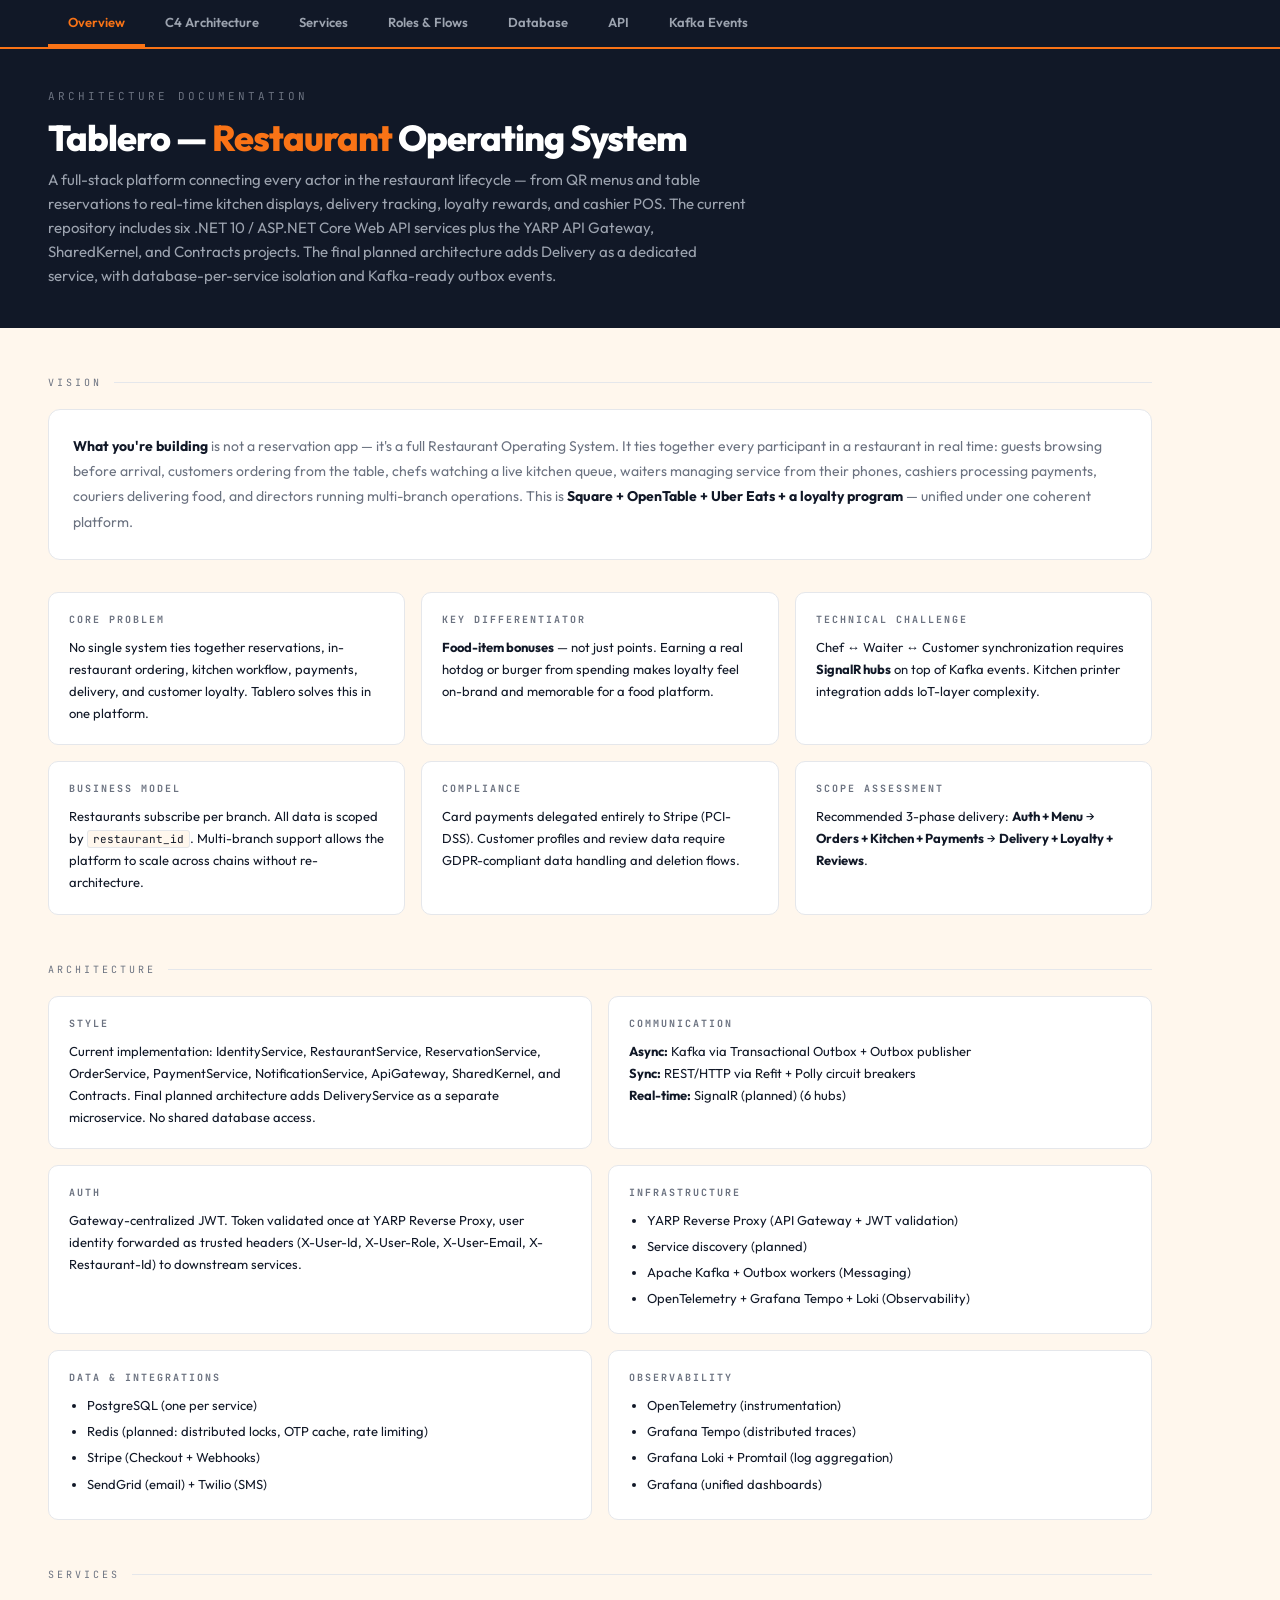
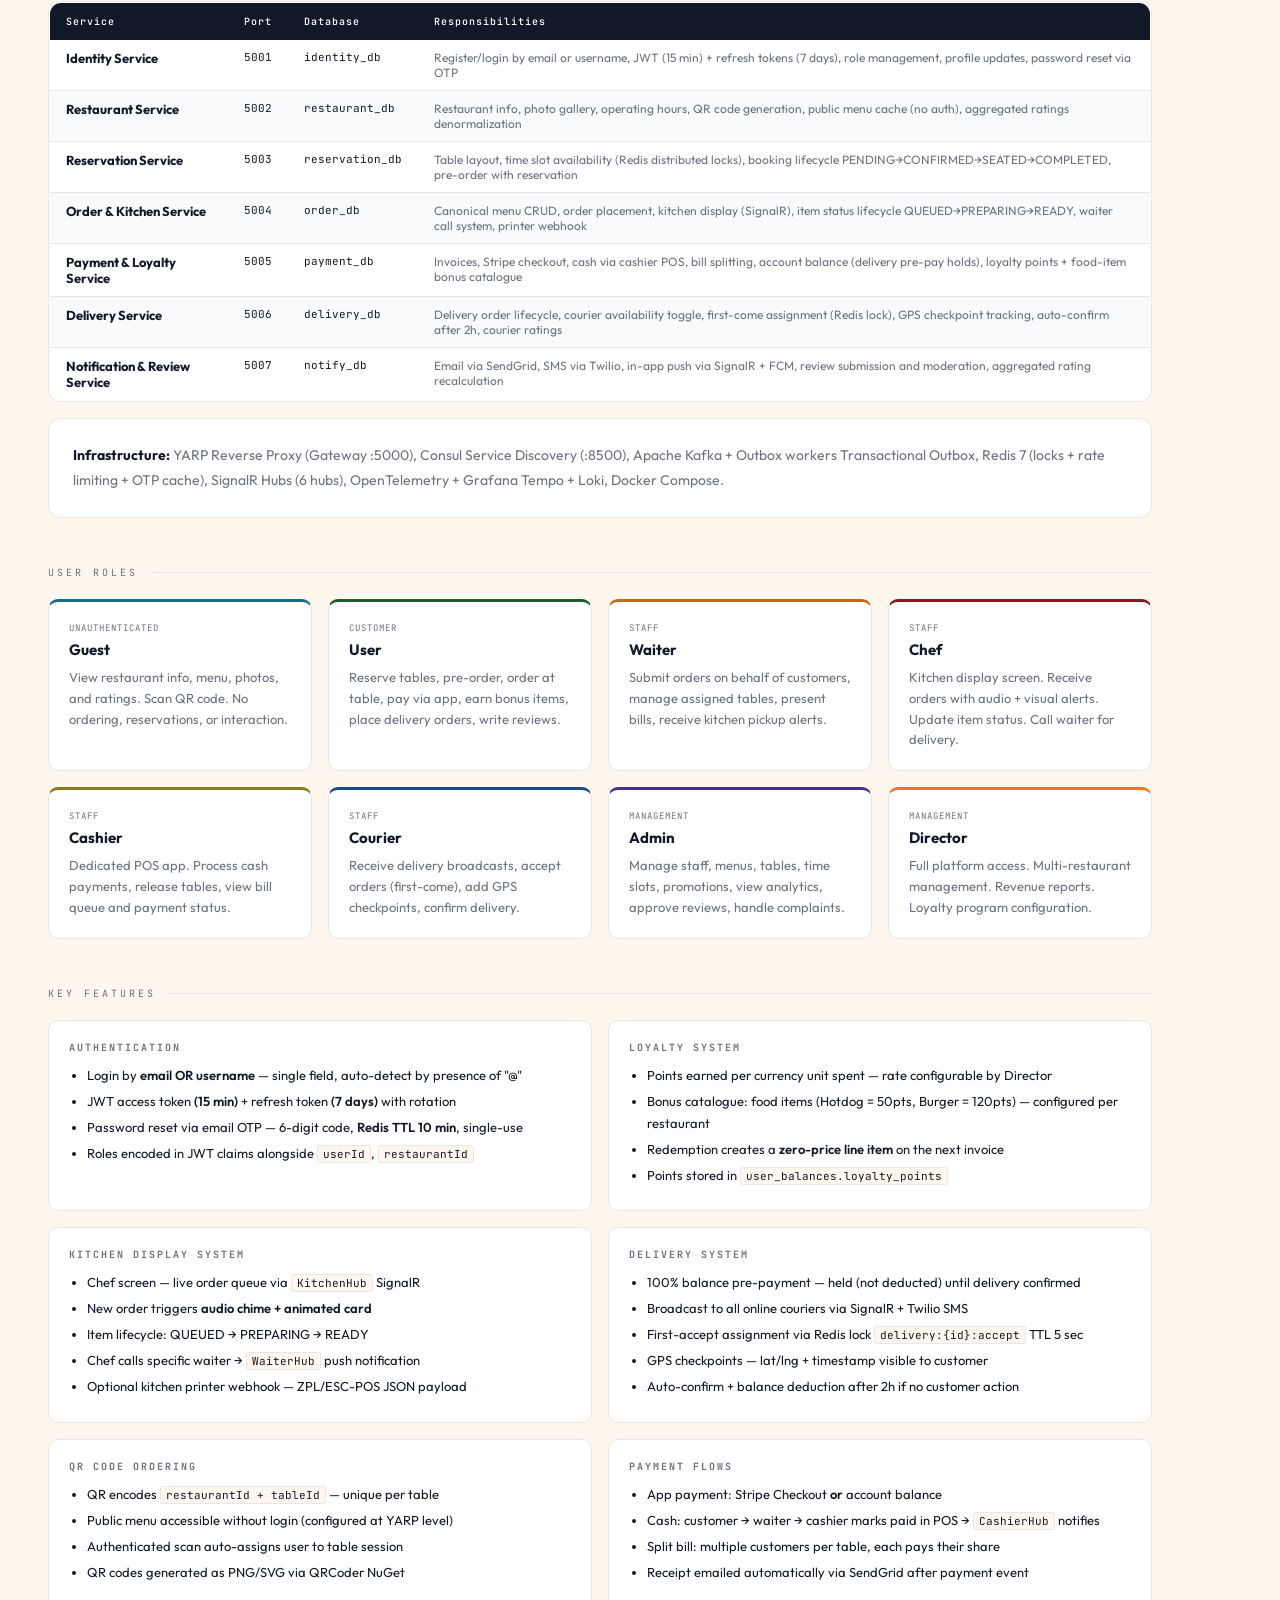
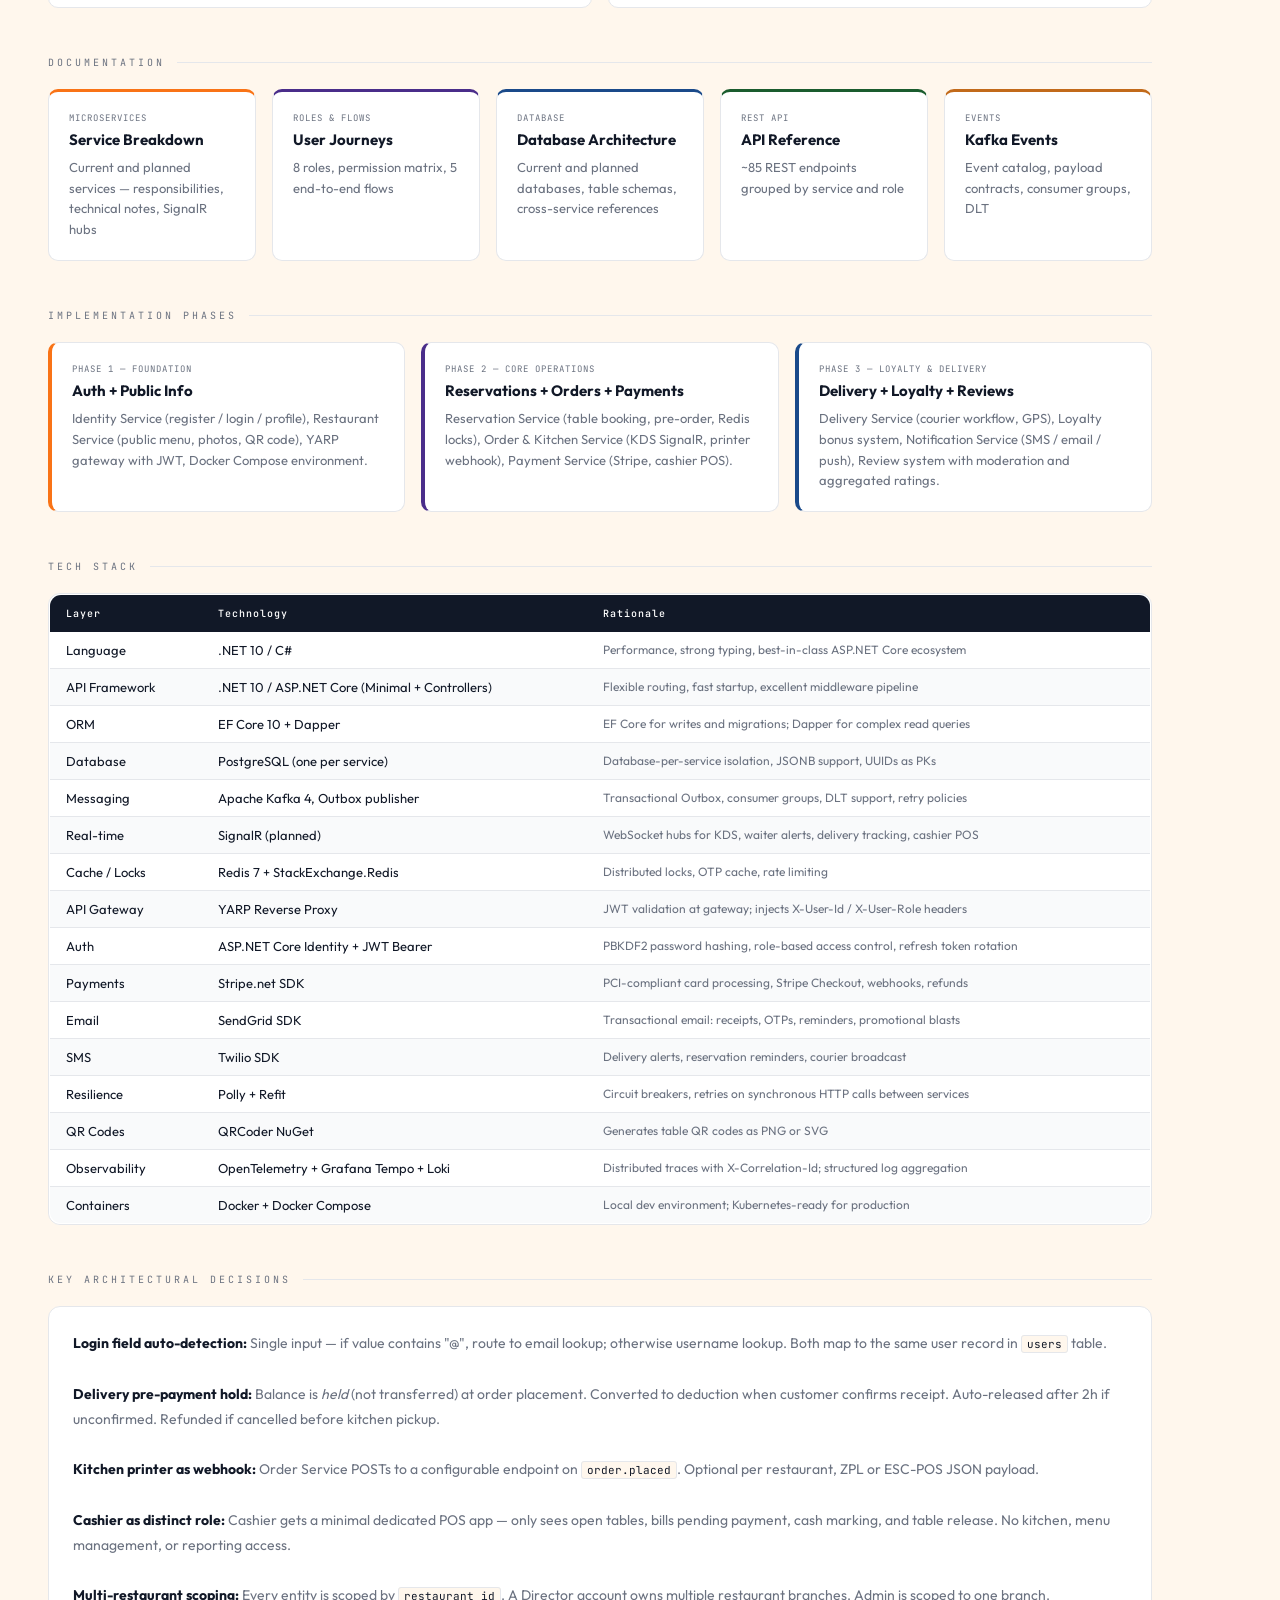
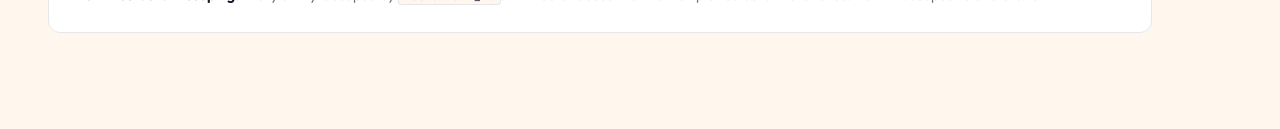
<file: index.html>
<!DOCTYPE html>
<html lang="en">
<head>
<meta charset="UTF-8">
<meta name="viewport" content="width=device-width, initial-scale=1.0">
<title>Tablero — Architecture Documentation</title>
<link rel="stylesheet" href="style.css">
</head>
<body>

<nav class="site-nav">
  <a href="index.html" class="active">Overview</a>
  <a href="c4.html">C4 Architecture</a>
  <a href="services.html">Services</a>
  <a href="roles.html">Roles &amp; Flows</a>
  <a href="database.html">Database</a>
  <a href="api.html">API</a>
  <a href="events.html">Kafka Events</a>
</nav>

<div class="site-header">
  <span class="tag">ARCHITECTURE DOCUMENTATION</span>
  <h1>Tablero — <span>Restaurant</span> Operating System</h1>
  <p>A full-stack platform connecting every actor in the restaurant lifecycle — from QR menus and table reservations to real-time kitchen displays, delivery tracking, loyalty rewards, and cashier POS. The current repository includes six .NET 10 / ASP.NET Core Web API services plus the YARP API Gateway, SharedKernel, and Contracts projects. The final planned architecture adds Delivery as a dedicated service, with database-per-service isolation and Kafka-ready outbox events.</p>
</div>

<div class="page-content">

  <!-- Vision -->
  <div class="section">
    <div class="section-title">Vision</div>
    <div class="explanation">
      <strong>What you're building</strong> is not a reservation app — it's a full Restaurant Operating System. It ties together every participant in a restaurant in real time: guests browsing before arrival, customers ordering from the table, chefs watching a live kitchen queue, waiters managing service from their phones, cashiers processing payments, couriers delivering food, and directors running multi-branch operations. This is <strong>Square + OpenTable + Uber Eats + a loyalty program</strong> — unified under one coherent platform.
    </div>
    <div class="info-grid" style="grid-template-columns: repeat(3, 1fr);">
      <div class="info-box">
        <h4>CORE PROBLEM</h4>
        <p>No single system ties together reservations, in-restaurant ordering, kitchen workflow, payments, delivery, and customer loyalty. Tablero solves this in one platform.</p>
      </div>
      <div class="info-box">
        <h4>KEY DIFFERENTIATOR</h4>
        <p><strong>Food-item bonuses</strong> — not just points. Earning a real hotdog or burger from spending makes loyalty feel on-brand and memorable for a food platform.</p>
      </div>
      <div class="info-box">
        <h4>TECHNICAL CHALLENGE</h4>
        <p>Chef &harr; Waiter &harr; Customer synchronization requires <strong>SignalR hubs</strong> on top of Kafka events. Kitchen printer integration adds IoT-layer complexity.</p>
      </div>
      <div class="info-box">
        <h4>BUSINESS MODEL</h4>
        <p>Restaurants subscribe per branch. All data is scoped by <code>restaurant_id</code>. Multi-branch support allows the platform to scale across chains without re-architecture.</p>
      </div>
      <div class="info-box">
        <h4>COMPLIANCE</h4>
        <p>Card payments delegated entirely to Stripe (PCI-DSS). Customer profiles and review data require GDPR-compliant data handling and deletion flows.</p>
      </div>
      <div class="info-box">
        <h4>SCOPE ASSESSMENT</h4>
        <p>Recommended 3-phase delivery: <strong>Auth + Menu</strong> &rarr; <strong>Orders + Kitchen + Payments</strong> &rarr; <strong>Delivery + Loyalty + Reviews</strong>.</p>
      </div>
    </div>
  </div>

  <!-- Architecture -->
  <div class="section">
    <div class="section-title">Architecture</div>
    <div class="info-grid">
      <div class="info-box">
        <h4>STYLE</h4>
        <p>Current implementation: IdentityService, RestaurantService, ReservationService, OrderService, PaymentService, NotificationService, ApiGateway, SharedKernel, and Contracts. Final planned architecture adds DeliveryService as a separate microservice. No shared database access.</p>
      </div>
      <div class="info-box">
        <h4>COMMUNICATION</h4>
        <p><strong>Async:</strong> Kafka via Transactional Outbox + Outbox publisher<br><strong>Sync:</strong> REST/HTTP via Refit + Polly circuit breakers<br><strong>Real-time:</strong> SignalR (planned) (6 hubs)</p>
      </div>
      <div class="info-box">
        <h4>AUTH</h4>
        <p>Gateway-centralized JWT. Token validated once at YARP Reverse Proxy, user identity forwarded as trusted headers (X-User-Id, X-User-Role, X-User-Email, X-Restaurant-Id) to downstream services.</p>
      </div>
      <div class="info-box">
        <h4>INFRASTRUCTURE</h4>
        <ul>
          <li>YARP Reverse Proxy (API Gateway + JWT validation)</li>
          <li>Service discovery (planned)</li>
          <li>Apache Kafka + Outbox workers (Messaging)</li>
          <li>OpenTelemetry + Grafana Tempo + Loki (Observability)</li>
        </ul>
      </div>
      <div class="info-box">
        <h4>DATA &amp; INTEGRATIONS</h4>
        <ul>
          <li>PostgreSQL (one per service)</li>
          <li>Redis (planned: distributed locks, OTP cache, rate limiting)</li>
          <li>Stripe (Checkout + Webhooks)</li>
          <li>SendGrid (email) + Twilio (SMS)</li>
        </ul>
      </div>
      <div class="info-box">
        <h4>OBSERVABILITY</h4>
        <ul>
          <li>OpenTelemetry (instrumentation)</li>
          <li>Grafana Tempo (distributed traces)</li>
          <li>Grafana Loki + Promtail (log aggregation)</li>
          <li>Grafana (unified dashboards)</li>
        </ul>
      </div>
    </div>
  </div>

  <!-- Services -->
  <div class="section">
    <div class="section-title">Services</div>
    <div style="background:var(--white); border:1px solid var(--border); border-radius:12px; overflow:hidden;">
      <table class="data-table">
        <thead>
          <tr><th>Service</th><th>Port</th><th>Database</th><th>Responsibilities</th></tr>
        </thead>
        <tbody>
          <tr><td><strong>Identity Service</strong></td><td class="mono">5001</td><td class="mono">identity_db</td><td class="desc">Register/login by email or username, JWT (15 min) + refresh tokens (7 days), role management, profile updates, password reset via OTP</td></tr>
          <tr><td><strong>Restaurant Service</strong></td><td class="mono">5002</td><td class="mono">restaurant_db</td><td class="desc">Restaurant info, photo gallery, operating hours, QR code generation, public menu cache (no auth), aggregated ratings denormalization</td></tr>
          <tr><td><strong>Reservation Service</strong></td><td class="mono">5003</td><td class="mono">reservation_db</td><td class="desc">Table layout, time slot availability (Redis distributed locks), booking lifecycle PENDING&rarr;CONFIRMED&rarr;SEATED&rarr;COMPLETED, pre-order with reservation</td></tr>
          <tr><td><strong>Order &amp; Kitchen Service</strong></td><td class="mono">5004</td><td class="mono">order_db</td><td class="desc">Canonical menu CRUD, order placement, kitchen display (SignalR), item status lifecycle QUEUED&rarr;PREPARING&rarr;READY, waiter call system, printer webhook</td></tr>
          <tr><td><strong>Payment &amp; Loyalty Service</strong></td><td class="mono">5005</td><td class="mono">payment_db</td><td class="desc">Invoices, Stripe checkout, cash via cashier POS, bill splitting, account balance (delivery pre-pay holds), loyalty points + food-item bonus catalogue</td></tr>
          <tr><td><strong>Delivery Service</strong></td><td class="mono">5006</td><td class="mono">delivery_db</td><td class="desc">Delivery order lifecycle, courier availability toggle, first-come assignment (Redis lock), GPS checkpoint tracking, auto-confirm after 2h, courier ratings</td></tr>
          <tr><td><strong>Notification &amp; Review Service</strong></td><td class="mono">5007</td><td class="mono">notify_db</td><td class="desc">Email via SendGrid, SMS via Twilio, in-app push via SignalR + FCM, review submission and moderation, aggregated rating recalculation</td></tr>
        </tbody>
      </table>
    </div>
    <div class="explanation" style="margin-top:16px;">
      <strong>Infrastructure:</strong> YARP Reverse Proxy (Gateway :5000), Consul Service Discovery (:8500), Apache Kafka + Outbox workers Transactional Outbox, Redis 7 (locks + rate limiting + OTP cache), SignalR Hubs (6 hubs), OpenTelemetry + Grafana Tempo + Loki, Docker Compose.
    </div>
  </div>

  <!-- User Roles -->
  <div class="section">
    <div class="section-title">User Roles</div>
    <div class="card-grid" style="grid-template-columns: repeat(4, 1fr);">
      <div class="card" style="border-top:3px solid var(--identity-border);">
        <span class="card-tag">UNAUTHENTICATED</span>
        <h3>Guest</h3>
        <p>View restaurant info, menu, photos, and ratings. Scan QR code. No ordering, reservations, or interaction.</p>
      </div>
      <div class="card" style="border-top:3px solid var(--restaurant-border);">
        <span class="card-tag">CUSTOMER</span>
        <h3>User</h3>
        <p>Reserve tables, pre-order, order at table, pay via app, earn bonus items, place delivery orders, write reviews.</p>
      </div>
      <div class="card" style="border-top:3px solid var(--payment-border);">
        <span class="card-tag">STAFF</span>
        <h3>Waiter</h3>
        <p>Submit orders on behalf of customers, manage assigned tables, present bills, receive kitchen pickup alerts.</p>
      </div>
      <div class="card" style="border-top:3px solid var(--order-border);">
        <span class="card-tag">STAFF</span>
        <h3>Chef</h3>
        <p>Kitchen display screen. Receive orders with audio + visual alerts. Update item status. Call waiter for delivery.</p>
      </div>
      <div class="card" style="border-top:3px solid var(--notify-border);">
        <span class="card-tag">STAFF</span>
        <h3>Cashier</h3>
        <p>Dedicated POS app. Process cash payments, release tables, view bill queue and payment status.</p>
      </div>
      <div class="card" style="border-top:3px solid var(--delivery-border);">
        <span class="card-tag">STAFF</span>
        <h3>Courier</h3>
        <p>Receive delivery broadcasts, accept orders (first-come), add GPS checkpoints, confirm delivery.</p>
      </div>
      <div class="card" style="border-top:3px solid var(--reservation-border);">
        <span class="card-tag">MANAGEMENT</span>
        <h3>Admin</h3>
        <p>Manage staff, menus, tables, time slots, promotions, view analytics, approve reviews, handle complaints.</p>
      </div>
      <div class="card" style="border-top:3px solid var(--accent);">
        <span class="card-tag">MANAGEMENT</span>
        <h3>Director</h3>
        <p>Full platform access. Multi-restaurant management. Revenue reports. Loyalty program configuration.</p>
      </div>
    </div>
  </div>

  <!-- Key Features -->
  <div class="section">
    <div class="section-title">Key Features</div>
    <div class="info-grid">
      <div class="info-box">
        <h4>AUTHENTICATION</h4>
        <ul>
          <li>Login by <strong>email OR username</strong> — single field, auto-detect by presence of "@"</li>
          <li>JWT access token <strong>(15 min)</strong> + refresh token <strong>(7 days)</strong> with rotation</li>
          <li>Password reset via email OTP — 6-digit code, <strong>Redis TTL 10 min</strong>, single-use</li>
          <li>Roles encoded in JWT claims alongside <code>userId</code>, <code>restaurantId</code></li>
        </ul>
      </div>
      <div class="info-box">
        <h4>LOYALTY SYSTEM</h4>
        <ul>
          <li>Points earned per currency unit spent — rate configurable by Director</li>
          <li>Bonus catalogue: food items (Hotdog = 50pts, Burger = 120pts) — configured per restaurant</li>
          <li>Redemption creates a <strong>zero-price line item</strong> on the next invoice</li>
          <li>Points stored in <code>user_balances.loyalty_points</code></li>
        </ul>
      </div>
      <div class="info-box">
        <h4>KITCHEN DISPLAY SYSTEM</h4>
        <ul>
          <li>Chef screen — live order queue via <code>KitchenHub</code> SignalR</li>
          <li>New order triggers <strong>audio chime + animated card</strong></li>
          <li>Item lifecycle: QUEUED &rarr; PREPARING &rarr; READY</li>
          <li>Chef calls specific waiter &rarr; <code>WaiterHub</code> push notification</li>
          <li>Optional kitchen printer webhook — ZPL/ESC-POS JSON payload</li>
        </ul>
      </div>
      <div class="info-box">
        <h4>DELIVERY SYSTEM</h4>
        <ul>
          <li>100% balance pre-payment — held (not deducted) until delivery confirmed</li>
          <li>Broadcast to all online couriers via SignalR + Twilio SMS</li>
          <li>First-accept assignment via Redis lock <code>delivery:{id}:accept</code> TTL 5 sec</li>
          <li>GPS checkpoints — lat/lng + timestamp visible to customer</li>
          <li>Auto-confirm + balance deduction after 2h if no customer action</li>
        </ul>
      </div>
      <div class="info-box">
        <h4>QR CODE ORDERING</h4>
        <ul>
          <li>QR encodes <code>restaurantId + tableId</code> — unique per table</li>
          <li>Public menu accessible without login (configured at YARP level)</li>
          <li>Authenticated scan auto-assigns user to table session</li>
          <li>QR codes generated as PNG/SVG via QRCoder NuGet</li>
        </ul>
      </div>
      <div class="info-box">
        <h4>PAYMENT FLOWS</h4>
        <ul>
          <li>App payment: Stripe Checkout <strong>or</strong> account balance</li>
          <li>Cash: customer &rarr; waiter &rarr; cashier marks paid in POS &rarr; <code>CashierHub</code> notifies</li>
          <li>Split bill: multiple customers per table, each pays their share</li>
          <li>Receipt emailed automatically via SendGrid after payment event</li>
        </ul>
      </div>
    </div>
  </div>

  <!-- Documentation Links -->
  <div class="section">
    <div class="section-title">Documentation</div>
    <div class="card-grid" style="grid-template-columns: repeat(5, 1fr);">
      <a href="services.html" class="card" style="text-decoration:none; border-top:3px solid var(--accent);">
        <span class="card-tag">MICROSERVICES</span>
        <h3 style="color:var(--text);">Service Breakdown</h3>
        <p>Current and planned services — responsibilities, technical notes, SignalR hubs</p>
      </a>
      <a href="roles.html" class="card" style="text-decoration:none; border-top:3px solid var(--reservation-border);">
        <span class="card-tag">ROLES &amp; FLOWS</span>
        <h3 style="color:var(--text);">User Journeys</h3>
        <p>8 roles, permission matrix, 5 end-to-end flows</p>
      </a>
      <a href="database.html" class="card" style="text-decoration:none; border-top:3px solid var(--delivery-border);">
        <span class="card-tag">DATABASE</span>
        <h3 style="color:var(--text);">Database Architecture</h3>
        <p>Current and planned databases, table schemas, cross-service references</p>
      </a>
      <a href="api.html" class="card" style="text-decoration:none; border-top:3px solid var(--restaurant-border);">
        <span class="card-tag">REST API</span>
        <h3 style="color:var(--text);">API Reference</h3>
        <p>~85 REST endpoints grouped by service and role</p>
      </a>
      <a href="events.html" class="card" style="text-decoration:none; border-top:3px solid var(--payment-border);">
        <span class="card-tag">EVENTS</span>
        <h3 style="color:var(--text);">Kafka Events</h3>
        <p>Event catalog, payload contracts, consumer groups, DLT</p>
      </a>
    </div>
  </div>

  <!-- Implementation Phases -->
  <div class="section">
    <div class="section-title">Implementation Phases</div>
    <div class="card-grid" style="grid-template-columns: repeat(3, 1fr);">
      <div class="card" style="border-left:4px solid var(--accent);">
        <span class="card-tag">PHASE 1 — FOUNDATION</span>
        <h3>Auth + Public Info</h3>
        <p>Identity Service (register / login / profile), Restaurant Service (public menu, photos, QR code), YARP gateway with JWT, Docker Compose environment.</p>
      </div>
      <div class="card" style="border-left:4px solid var(--reservation-border);">
        <span class="card-tag">PHASE 2 — CORE OPERATIONS</span>
        <h3>Reservations + Orders + Payments</h3>
        <p>Reservation Service (table booking, pre-order, Redis locks), Order &amp; Kitchen Service (KDS SignalR, printer webhook), Payment Service (Stripe, cashier POS).</p>
      </div>
      <div class="card" style="border-left:4px solid var(--delivery-border);">
        <span class="card-tag">PHASE 3 — LOYALTY &amp; DELIVERY</span>
        <h3>Delivery + Loyalty + Reviews</h3>
        <p>Delivery Service (courier workflow, GPS), Loyalty bonus system, Notification Service (SMS / email / push), Review system with moderation and aggregated ratings.</p>
      </div>
    </div>
  </div>

  <!-- Tech Stack -->
  <div class="section">
    <div class="section-title">Tech Stack</div>
    <div style="background:var(--white); border:1px solid var(--border); border-radius:12px; overflow:hidden;">
      <table class="data-table">
        <thead>
          <tr><th>Layer</th><th>Technology</th><th>Rationale</th></tr>
        </thead>
        <tbody>
          <tr><td>Language</td><td>.NET 10 / C#</td><td class="desc">Performance, strong typing, best-in-class ASP.NET Core ecosystem</td></tr>
          <tr><td>API Framework</td><td>.NET 10 / ASP.NET Core (Minimal + Controllers)</td><td class="desc">Flexible routing, fast startup, excellent middleware pipeline</td></tr>
          <tr><td>ORM</td><td>EF Core 10 + Dapper</td><td class="desc">EF Core for writes and migrations; Dapper for complex read queries</td></tr>
          <tr><td>Database</td><td>PostgreSQL (one per service)</td><td class="desc">Database-per-service isolation, JSONB support, UUIDs as PKs</td></tr>
          <tr><td>Messaging</td><td>Apache Kafka 4, Outbox publisher</td><td class="desc">Transactional Outbox, consumer groups, DLT support, retry policies</td></tr>
          <tr><td>Real-time</td><td>SignalR (planned)</td><td class="desc">WebSocket hubs for KDS, waiter alerts, delivery tracking, cashier POS</td></tr>
          <tr><td>Cache / Locks</td><td>Redis 7 + StackExchange.Redis</td><td class="desc">Distributed locks, OTP cache, rate limiting</td></tr>
          <tr><td>API Gateway</td><td>YARP Reverse Proxy</td><td class="desc">JWT validation at gateway; injects X-User-Id / X-User-Role headers</td></tr>
          <tr><td>Auth</td><td>ASP.NET Core Identity + JWT Bearer</td><td class="desc">PBKDF2 password hashing, role-based access control, refresh token rotation</td></tr>
          <tr><td>Payments</td><td>Stripe.net SDK</td><td class="desc">PCI-compliant card processing, Stripe Checkout, webhooks, refunds</td></tr>
          <tr><td>Email</td><td>SendGrid SDK</td><td class="desc">Transactional email: receipts, OTPs, reminders, promotional blasts</td></tr>
          <tr><td>SMS</td><td>Twilio SDK</td><td class="desc">Delivery alerts, reservation reminders, courier broadcast</td></tr>
          <tr><td>Resilience</td><td>Polly + Refit</td><td class="desc">Circuit breakers, retries on synchronous HTTP calls between services</td></tr>
          <tr><td>QR Codes</td><td>QRCoder NuGet</td><td class="desc">Generates table QR codes as PNG or SVG</td></tr>
          <tr><td>Observability</td><td>OpenTelemetry + Grafana Tempo + Loki</td><td class="desc">Distributed traces with X-Correlation-Id; structured log aggregation</td></tr>
          <tr><td>Containers</td><td>Docker + Docker Compose</td><td class="desc">Local dev environment; Kubernetes-ready for production</td></tr>
        </tbody>
      </table>
    </div>
  </div>

  <!-- Architectural Decisions -->
  <div class="section">
    <div class="section-title">Key Architectural Decisions</div>
    <div class="explanation">
      <strong>Login field auto-detection:</strong> Single input — if value contains "@", route to email lookup; otherwise username lookup. Both map to the same user record in <code>users</code> table.<br><br>
      <strong>Delivery pre-payment hold:</strong> Balance is <em>held</em> (not transferred) at order placement. Converted to deduction when customer confirms receipt. Auto-released after 2h if unconfirmed. Refunded if cancelled before kitchen pickup.<br><br>
      <strong>Kitchen printer as webhook:</strong> Order Service POSTs to a configurable endpoint on <code>order.placed</code>. Optional per restaurant, ZPL or ESC-POS JSON payload.<br><br>
      <strong>Cashier as distinct role:</strong> Cashier gets a minimal dedicated POS app — only sees open tables, bills pending payment, cash marking, and table release. No kitchen, menu management, or reporting access.<br><br>
      <strong>Multi-restaurant scoping:</strong> Every entity is scoped by <code>restaurant_id</code>. A Director account owns multiple restaurant branches. Admin is scoped to one branch.
    </div>
  </div>

</div>

</body>
</html>
</file>
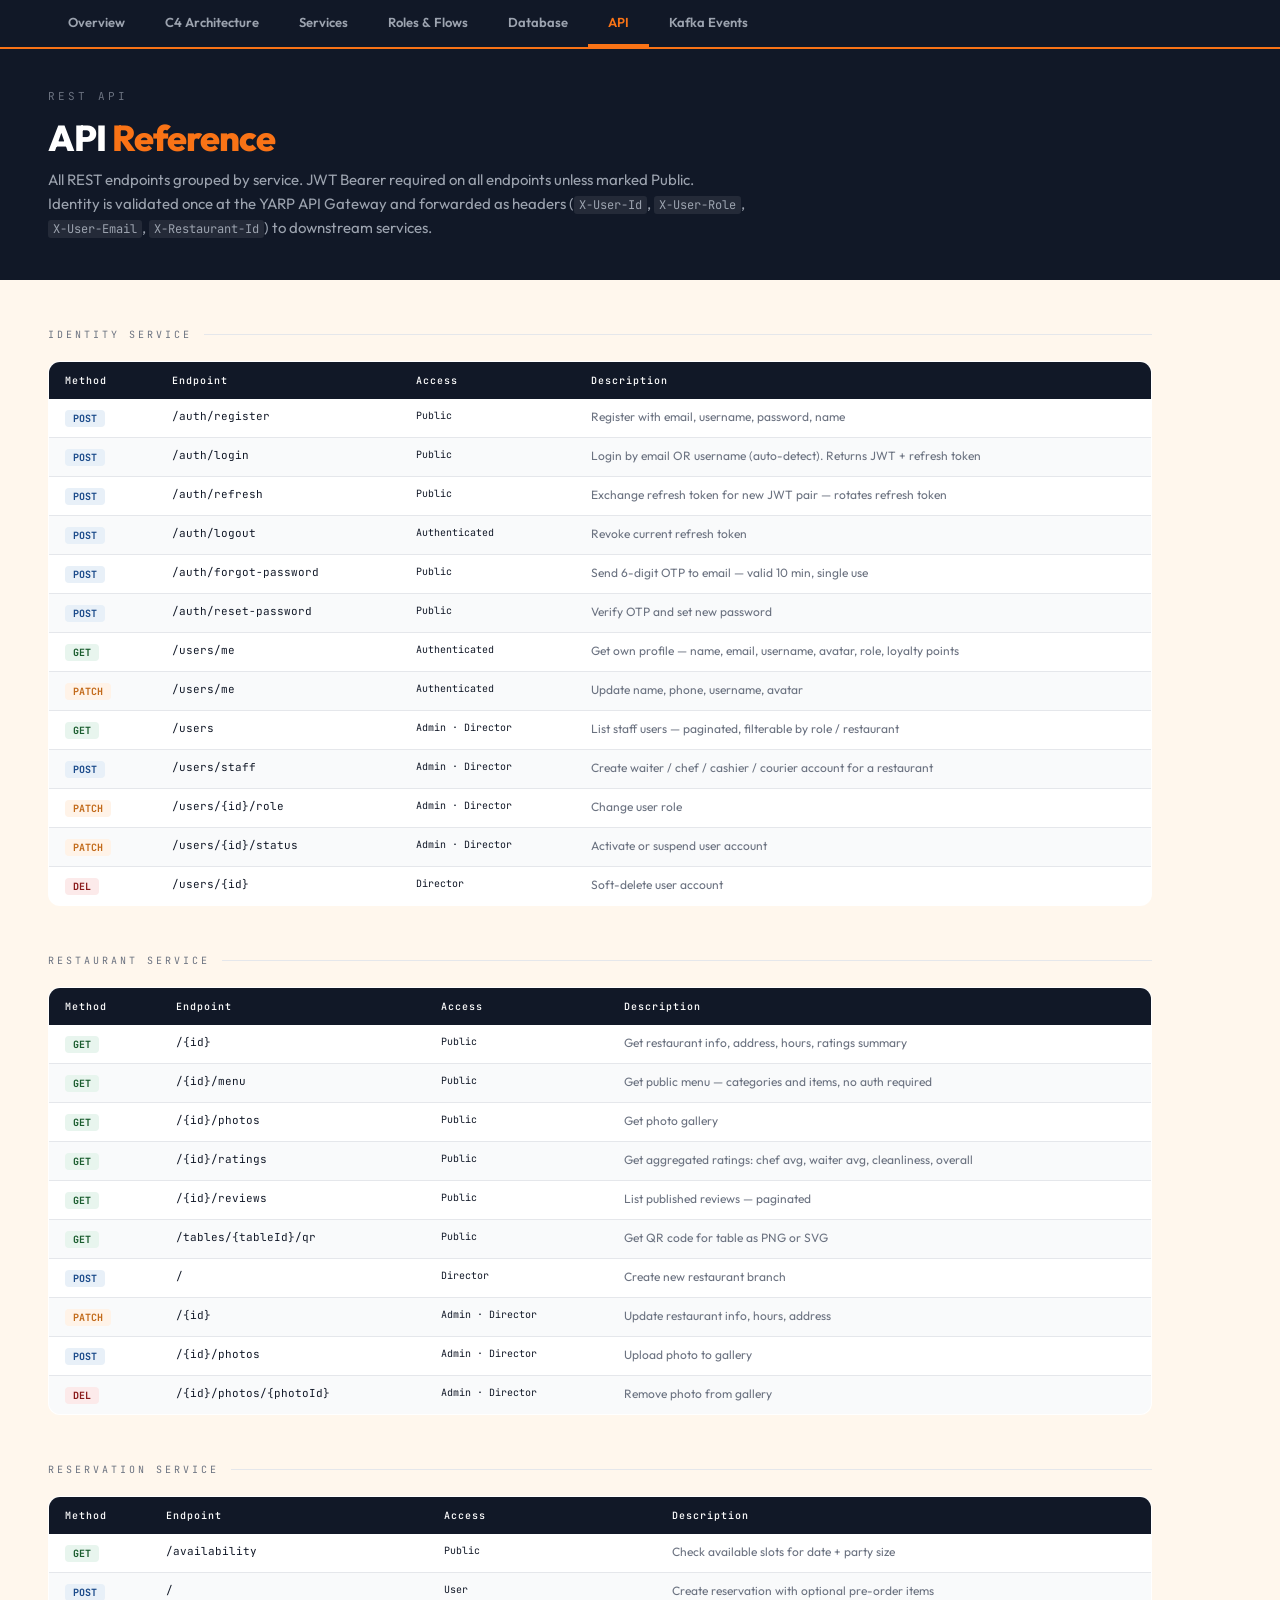
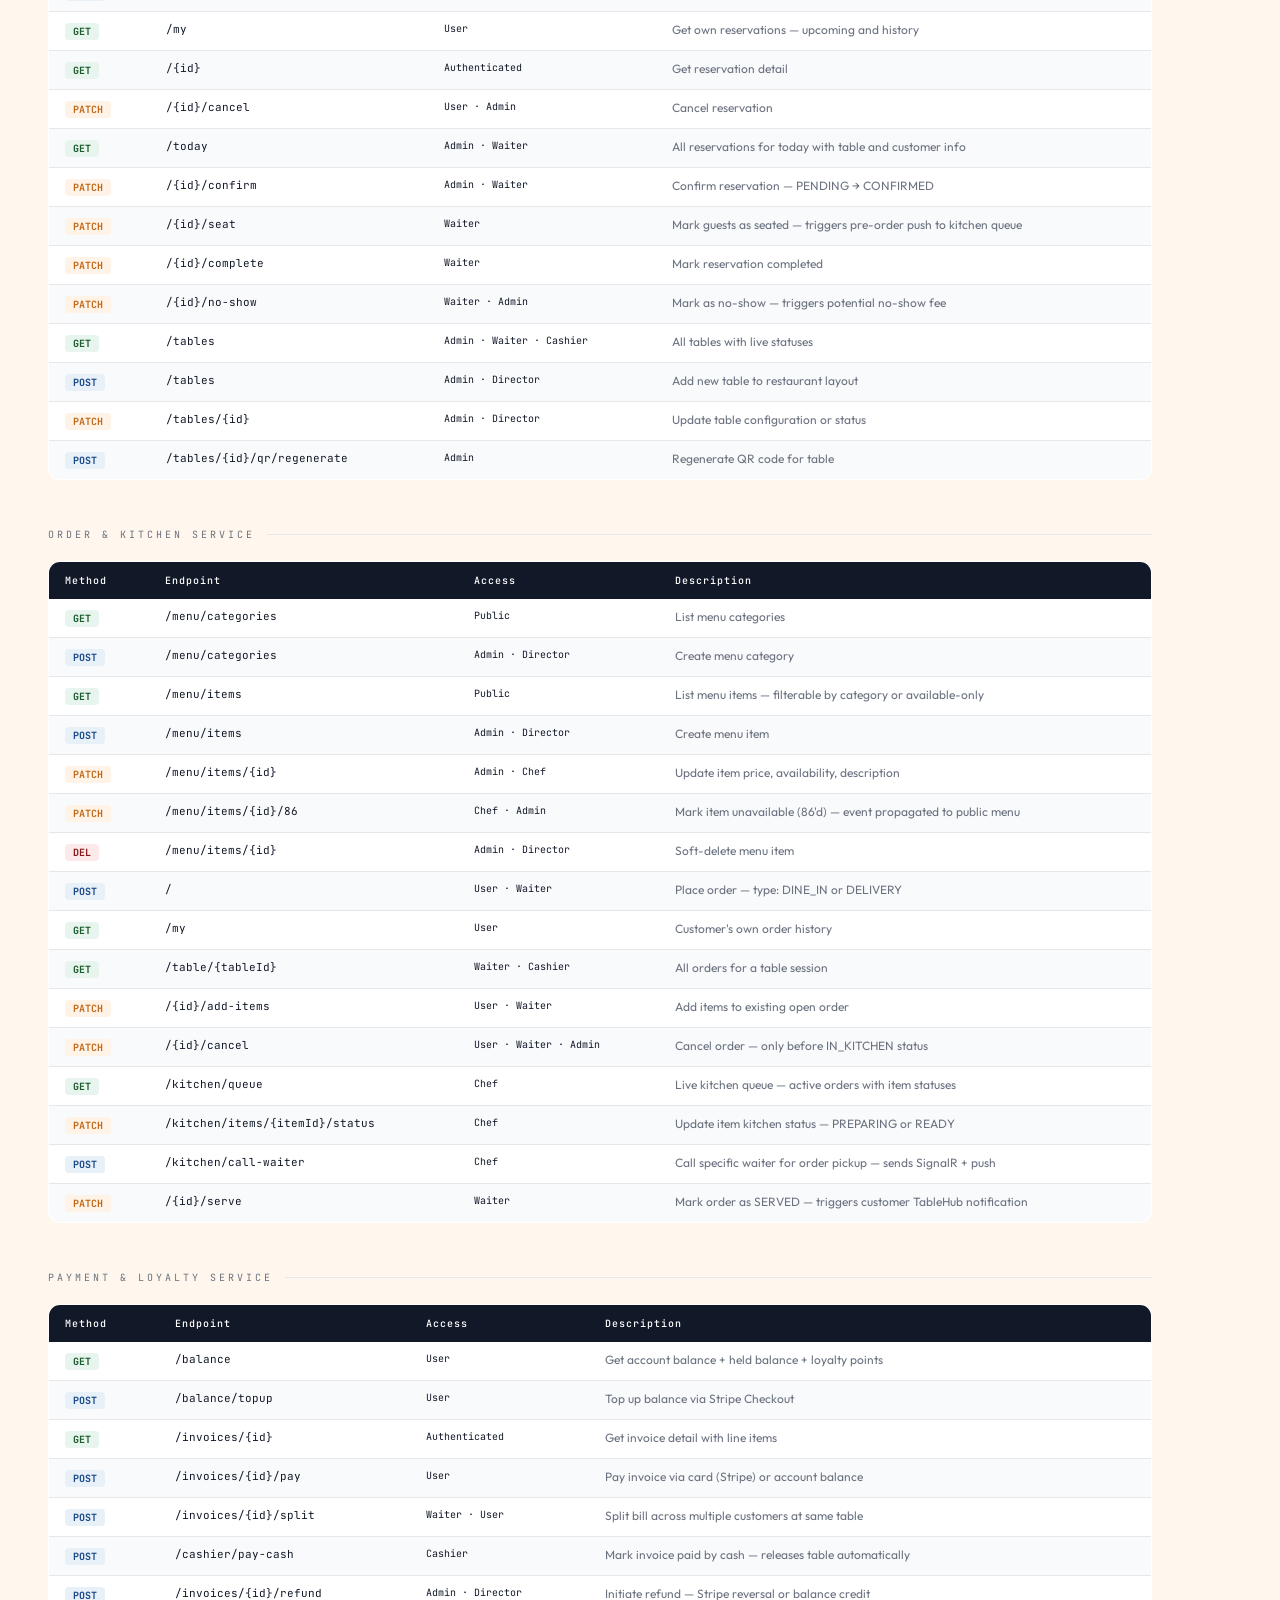
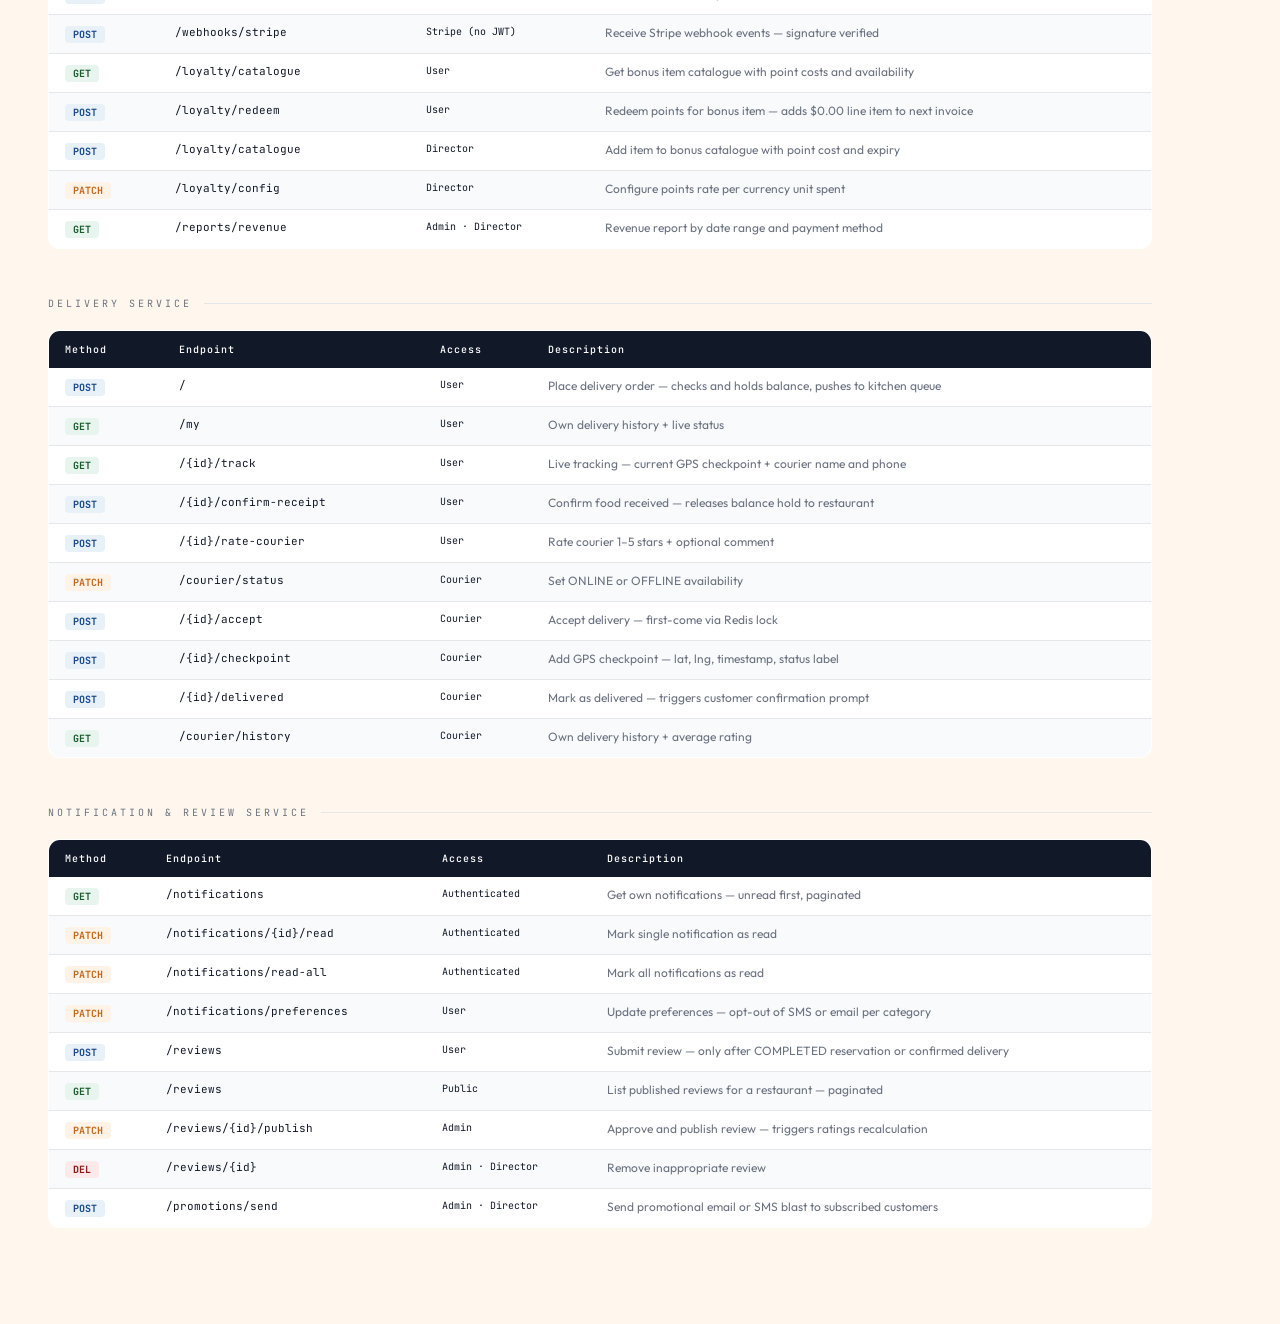
<file: api.html>
<!DOCTYPE html>
<html lang="en">
<head>
<meta charset="UTF-8">
<meta name="viewport" content="width=device-width, initial-scale=1.0">
<title>Tablero — API Reference</title>
<link rel="stylesheet" href="style.css">
</head>
<body>

<nav class="site-nav">
  <a href="index.html">Overview</a>
  <a href="c4.html">C4 Architecture</a>
  <a href="services.html">Services</a>
  <a href="roles.html">Roles &amp; Flows</a>
  <a href="database.html">Database</a>
  <a href="api.html" class="active">API</a>
  <a href="events.html">Kafka Events</a>
</nav>

<div class="site-header">
  <span class="tag">REST API</span>
  <h1>API <span>Reference</span></h1>
  <p>All REST endpoints grouped by service. JWT Bearer required on all endpoints unless marked Public. Identity is validated once at the YARP API Gateway and forwarded as headers (<code>X-User-Id</code>, <code>X-User-Role</code>, <code>X-User-Email</code>, <code>X-Restaurant-Id</code>) to downstream services.</p>
</div>

<div class="page-content">

  <!-- Identity -->
  <div class="section">
    <div class="section-title">Identity Service</div>
    <table class="data-table">
      <thead><tr><th>Method</th><th>Endpoint</th><th>Access</th><th>Description</th></tr></thead>
      <tbody>
        <tr><td><span class="method method-post">POST</span></td><td class="endpoint">/auth/register</td><td class="access">Public</td><td class="desc">Register with email, username, password, name</td></tr>
        <tr><td><span class="method method-post">POST</span></td><td class="endpoint">/auth/login</td><td class="access">Public</td><td class="desc">Login by email OR username (auto-detect). Returns JWT + refresh token</td></tr>
        <tr><td><span class="method method-post">POST</span></td><td class="endpoint">/auth/refresh</td><td class="access">Public</td><td class="desc">Exchange refresh token for new JWT pair — rotates refresh token</td></tr>
        <tr><td><span class="method method-post">POST</span></td><td class="endpoint">/auth/logout</td><td class="access">Authenticated</td><td class="desc">Revoke current refresh token</td></tr>
        <tr><td><span class="method method-post">POST</span></td><td class="endpoint">/auth/forgot-password</td><td class="access">Public</td><td class="desc">Send 6-digit OTP to email — valid 10 min, single use</td></tr>
        <tr><td><span class="method method-post">POST</span></td><td class="endpoint">/auth/reset-password</td><td class="access">Public</td><td class="desc">Verify OTP and set new password</td></tr>
        <tr><td><span class="method method-get">GET</span></td><td class="endpoint">/users/me</td><td class="access">Authenticated</td><td class="desc">Get own profile — name, email, username, avatar, role, loyalty points</td></tr>
        <tr><td><span class="method method-patch">PATCH</span></td><td class="endpoint">/users/me</td><td class="access">Authenticated</td><td class="desc">Update name, phone, username, avatar</td></tr>
        <tr><td><span class="method method-get">GET</span></td><td class="endpoint">/users</td><td class="access">Admin &middot; Director</td><td class="desc">List staff users — paginated, filterable by role / restaurant</td></tr>
        <tr><td><span class="method method-post">POST</span></td><td class="endpoint">/users/staff</td><td class="access">Admin &middot; Director</td><td class="desc">Create waiter / chef / cashier / courier account for a restaurant</td></tr>
        <tr><td><span class="method method-patch">PATCH</span></td><td class="endpoint">/users/{id}/role</td><td class="access">Admin &middot; Director</td><td class="desc">Change user role</td></tr>
        <tr><td><span class="method method-patch">PATCH</span></td><td class="endpoint">/users/{id}/status</td><td class="access">Admin &middot; Director</td><td class="desc">Activate or suspend user account</td></tr>
        <tr><td><span class="method method-delete">DEL</span></td><td class="endpoint">/users/{id}</td><td class="access">Director</td><td class="desc">Soft-delete user account</td></tr>
      </tbody>
    </table>
  </div>

  <!-- Restaurant -->
  <div class="section">
    <div class="section-title">Restaurant Service</div>
    <table class="data-table">
      <thead><tr><th>Method</th><th>Endpoint</th><th>Access</th><th>Description</th></tr></thead>
      <tbody>
        <tr><td><span class="method method-get">GET</span></td><td class="endpoint">/{id}</td><td class="access">Public</td><td class="desc">Get restaurant info, address, hours, ratings summary</td></tr>
        <tr><td><span class="method method-get">GET</span></td><td class="endpoint">/{id}/menu</td><td class="access">Public</td><td class="desc">Get public menu — categories and items, no auth required</td></tr>
        <tr><td><span class="method method-get">GET</span></td><td class="endpoint">/{id}/photos</td><td class="access">Public</td><td class="desc">Get photo gallery</td></tr>
        <tr><td><span class="method method-get">GET</span></td><td class="endpoint">/{id}/ratings</td><td class="access">Public</td><td class="desc">Get aggregated ratings: chef avg, waiter avg, cleanliness, overall</td></tr>
        <tr><td><span class="method method-get">GET</span></td><td class="endpoint">/{id}/reviews</td><td class="access">Public</td><td class="desc">List published reviews — paginated</td></tr>
        <tr><td><span class="method method-get">GET</span></td><td class="endpoint">/tables/{tableId}/qr</td><td class="access">Public</td><td class="desc">Get QR code for table as PNG or SVG</td></tr>
        <tr><td><span class="method method-post">POST</span></td><td class="endpoint">/</td><td class="access">Director</td><td class="desc">Create new restaurant branch</td></tr>
        <tr><td><span class="method method-patch">PATCH</span></td><td class="endpoint">/{id}</td><td class="access">Admin &middot; Director</td><td class="desc">Update restaurant info, hours, address</td></tr>
        <tr><td><span class="method method-post">POST</span></td><td class="endpoint">/{id}/photos</td><td class="access">Admin &middot; Director</td><td class="desc">Upload photo to gallery</td></tr>
        <tr><td><span class="method method-delete">DEL</span></td><td class="endpoint">/{id}/photos/{photoId}</td><td class="access">Admin &middot; Director</td><td class="desc">Remove photo from gallery</td></tr>
      </tbody>
    </table>
  </div>

  <!-- Reservation -->
  <div class="section">
    <div class="section-title">Reservation Service</div>
    <table class="data-table">
      <thead><tr><th>Method</th><th>Endpoint</th><th>Access</th><th>Description</th></tr></thead>
      <tbody>
        <tr><td><span class="method method-get">GET</span></td><td class="endpoint">/availability</td><td class="access">Public</td><td class="desc">Check available slots for date + party size</td></tr>
        <tr><td><span class="method method-post">POST</span></td><td class="endpoint">/</td><td class="access">User</td><td class="desc">Create reservation with optional pre-order items</td></tr>
        <tr><td><span class="method method-get">GET</span></td><td class="endpoint">/my</td><td class="access">User</td><td class="desc">Get own reservations — upcoming and history</td></tr>
        <tr><td><span class="method method-get">GET</span></td><td class="endpoint">/{id}</td><td class="access">Authenticated</td><td class="desc">Get reservation detail</td></tr>
        <tr><td><span class="method method-patch">PATCH</span></td><td class="endpoint">/{id}/cancel</td><td class="access">User &middot; Admin</td><td class="desc">Cancel reservation</td></tr>
        <tr><td><span class="method method-get">GET</span></td><td class="endpoint">/today</td><td class="access">Admin &middot; Waiter</td><td class="desc">All reservations for today with table and customer info</td></tr>
        <tr><td><span class="method method-patch">PATCH</span></td><td class="endpoint">/{id}/confirm</td><td class="access">Admin &middot; Waiter</td><td class="desc">Confirm reservation — PENDING &rarr; CONFIRMED</td></tr>
        <tr><td><span class="method method-patch">PATCH</span></td><td class="endpoint">/{id}/seat</td><td class="access">Waiter</td><td class="desc">Mark guests as seated — triggers pre-order push to kitchen queue</td></tr>
        <tr><td><span class="method method-patch">PATCH</span></td><td class="endpoint">/{id}/complete</td><td class="access">Waiter</td><td class="desc">Mark reservation completed</td></tr>
        <tr><td><span class="method method-patch">PATCH</span></td><td class="endpoint">/{id}/no-show</td><td class="access">Waiter &middot; Admin</td><td class="desc">Mark as no-show — triggers potential no-show fee</td></tr>
        <tr><td><span class="method method-get">GET</span></td><td class="endpoint">/tables</td><td class="access">Admin &middot; Waiter &middot; Cashier</td><td class="desc">All tables with live statuses</td></tr>
        <tr><td><span class="method method-post">POST</span></td><td class="endpoint">/tables</td><td class="access">Admin &middot; Director</td><td class="desc">Add new table to restaurant layout</td></tr>
        <tr><td><span class="method method-patch">PATCH</span></td><td class="endpoint">/tables/{id}</td><td class="access">Admin &middot; Director</td><td class="desc">Update table configuration or status</td></tr>
        <tr><td><span class="method method-post">POST</span></td><td class="endpoint">/tables/{id}/qr/regenerate</td><td class="access">Admin</td><td class="desc">Regenerate QR code for table</td></tr>
      </tbody>
    </table>
  </div>

  <!-- Order & Kitchen -->
  <div class="section">
    <div class="section-title">Order &amp; Kitchen Service</div>
    <table class="data-table">
      <thead><tr><th>Method</th><th>Endpoint</th><th>Access</th><th>Description</th></tr></thead>
      <tbody>
        <tr><td><span class="method method-get">GET</span></td><td class="endpoint">/menu/categories</td><td class="access">Public</td><td class="desc">List menu categories</td></tr>
        <tr><td><span class="method method-post">POST</span></td><td class="endpoint">/menu/categories</td><td class="access">Admin &middot; Director</td><td class="desc">Create menu category</td></tr>
        <tr><td><span class="method method-get">GET</span></td><td class="endpoint">/menu/items</td><td class="access">Public</td><td class="desc">List menu items — filterable by category or available-only</td></tr>
        <tr><td><span class="method method-post">POST</span></td><td class="endpoint">/menu/items</td><td class="access">Admin &middot; Director</td><td class="desc">Create menu item</td></tr>
        <tr><td><span class="method method-patch">PATCH</span></td><td class="endpoint">/menu/items/{id}</td><td class="access">Admin &middot; Chef</td><td class="desc">Update item price, availability, description</td></tr>
        <tr><td><span class="method method-patch">PATCH</span></td><td class="endpoint">/menu/items/{id}/86</td><td class="access">Chef &middot; Admin</td><td class="desc">Mark item unavailable (86'd) — event propagated to public menu</td></tr>
        <tr><td><span class="method method-delete">DEL</span></td><td class="endpoint">/menu/items/{id}</td><td class="access">Admin &middot; Director</td><td class="desc">Soft-delete menu item</td></tr>
        <tr><td><span class="method method-post">POST</span></td><td class="endpoint">/</td><td class="access">User &middot; Waiter</td><td class="desc">Place order — type: DINE_IN or DELIVERY</td></tr>
        <tr><td><span class="method method-get">GET</span></td><td class="endpoint">/my</td><td class="access">User</td><td class="desc">Customer's own order history</td></tr>
        <tr><td><span class="method method-get">GET</span></td><td class="endpoint">/table/{tableId}</td><td class="access">Waiter &middot; Cashier</td><td class="desc">All orders for a table session</td></tr>
        <tr><td><span class="method method-patch">PATCH</span></td><td class="endpoint">/{id}/add-items</td><td class="access">User &middot; Waiter</td><td class="desc">Add items to existing open order</td></tr>
        <tr><td><span class="method method-patch">PATCH</span></td><td class="endpoint">/{id}/cancel</td><td class="access">User &middot; Waiter &middot; Admin</td><td class="desc">Cancel order — only before IN_KITCHEN status</td></tr>
        <tr><td><span class="method method-get">GET</span></td><td class="endpoint">/kitchen/queue</td><td class="access">Chef</td><td class="desc">Live kitchen queue — active orders with item statuses</td></tr>
        <tr><td><span class="method method-patch">PATCH</span></td><td class="endpoint">/kitchen/items/{itemId}/status</td><td class="access">Chef</td><td class="desc">Update item kitchen status — PREPARING or READY</td></tr>
        <tr><td><span class="method method-post">POST</span></td><td class="endpoint">/kitchen/call-waiter</td><td class="access">Chef</td><td class="desc">Call specific waiter for order pickup — sends SignalR + push</td></tr>
        <tr><td><span class="method method-patch">PATCH</span></td><td class="endpoint">/{id}/serve</td><td class="access">Waiter</td><td class="desc">Mark order as SERVED — triggers customer TableHub notification</td></tr>
      </tbody>
    </table>
  </div>

  <!-- Payment & Loyalty -->
  <div class="section">
    <div class="section-title">Payment &amp; Loyalty Service</div>
    <table class="data-table">
      <thead><tr><th>Method</th><th>Endpoint</th><th>Access</th><th>Description</th></tr></thead>
      <tbody>
        <tr><td><span class="method method-get">GET</span></td><td class="endpoint">/balance</td><td class="access">User</td><td class="desc">Get account balance + held balance + loyalty points</td></tr>
        <tr><td><span class="method method-post">POST</span></td><td class="endpoint">/balance/topup</td><td class="access">User</td><td class="desc">Top up balance via Stripe Checkout</td></tr>
        <tr><td><span class="method method-get">GET</span></td><td class="endpoint">/invoices/{id}</td><td class="access">Authenticated</td><td class="desc">Get invoice detail with line items</td></tr>
        <tr><td><span class="method method-post">POST</span></td><td class="endpoint">/invoices/{id}/pay</td><td class="access">User</td><td class="desc">Pay invoice via card (Stripe) or account balance</td></tr>
        <tr><td><span class="method method-post">POST</span></td><td class="endpoint">/invoices/{id}/split</td><td class="access">Waiter &middot; User</td><td class="desc">Split bill across multiple customers at same table</td></tr>
        <tr><td><span class="method method-post">POST</span></td><td class="endpoint">/cashier/pay-cash</td><td class="access">Cashier</td><td class="desc">Mark invoice paid by cash — releases table automatically</td></tr>
        <tr><td><span class="method method-post">POST</span></td><td class="endpoint">/invoices/{id}/refund</td><td class="access">Admin &middot; Director</td><td class="desc">Initiate refund — Stripe reversal or balance credit</td></tr>
        <tr><td><span class="method method-post">POST</span></td><td class="endpoint">/webhooks/stripe</td><td class="access">Stripe (no JWT)</td><td class="desc">Receive Stripe webhook events — signature verified</td></tr>
        <tr><td><span class="method method-get">GET</span></td><td class="endpoint">/loyalty/catalogue</td><td class="access">User</td><td class="desc">Get bonus item catalogue with point costs and availability</td></tr>
        <tr><td><span class="method method-post">POST</span></td><td class="endpoint">/loyalty/redeem</td><td class="access">User</td><td class="desc">Redeem points for bonus item — adds $0.00 line item to next invoice</td></tr>
        <tr><td><span class="method method-post">POST</span></td><td class="endpoint">/loyalty/catalogue</td><td class="access">Director</td><td class="desc">Add item to bonus catalogue with point cost and expiry</td></tr>
        <tr><td><span class="method method-patch">PATCH</span></td><td class="endpoint">/loyalty/config</td><td class="access">Director</td><td class="desc">Configure points rate per currency unit spent</td></tr>
        <tr><td><span class="method method-get">GET</span></td><td class="endpoint">/reports/revenue</td><td class="access">Admin &middot; Director</td><td class="desc">Revenue report by date range and payment method</td></tr>
      </tbody>
    </table>
  </div>

  <!-- Delivery -->
  <div class="section">
    <div class="section-title">Delivery Service</div>
    <table class="data-table">
      <thead><tr><th>Method</th><th>Endpoint</th><th>Access</th><th>Description</th></tr></thead>
      <tbody>
        <tr><td><span class="method method-post">POST</span></td><td class="endpoint">/</td><td class="access">User</td><td class="desc">Place delivery order — checks and holds balance, pushes to kitchen queue</td></tr>
        <tr><td><span class="method method-get">GET</span></td><td class="endpoint">/my</td><td class="access">User</td><td class="desc">Own delivery history + live status</td></tr>
        <tr><td><span class="method method-get">GET</span></td><td class="endpoint">/{id}/track</td><td class="access">User</td><td class="desc">Live tracking — current GPS checkpoint + courier name and phone</td></tr>
        <tr><td><span class="method method-post">POST</span></td><td class="endpoint">/{id}/confirm-receipt</td><td class="access">User</td><td class="desc">Confirm food received — releases balance hold to restaurant</td></tr>
        <tr><td><span class="method method-post">POST</span></td><td class="endpoint">/{id}/rate-courier</td><td class="access">User</td><td class="desc">Rate courier 1&ndash;5 stars + optional comment</td></tr>
        <tr><td><span class="method method-patch">PATCH</span></td><td class="endpoint">/courier/status</td><td class="access">Courier</td><td class="desc">Set ONLINE or OFFLINE availability</td></tr>
        <tr><td><span class="method method-post">POST</span></td><td class="endpoint">/{id}/accept</td><td class="access">Courier</td><td class="desc">Accept delivery — first-come via Redis lock</td></tr>
        <tr><td><span class="method method-post">POST</span></td><td class="endpoint">/{id}/checkpoint</td><td class="access">Courier</td><td class="desc">Add GPS checkpoint — lat, lng, timestamp, status label</td></tr>
        <tr><td><span class="method method-post">POST</span></td><td class="endpoint">/{id}/delivered</td><td class="access">Courier</td><td class="desc">Mark as delivered — triggers customer confirmation prompt</td></tr>
        <tr><td><span class="method method-get">GET</span></td><td class="endpoint">/courier/history</td><td class="access">Courier</td><td class="desc">Own delivery history + average rating</td></tr>
      </tbody>
    </table>
  </div>

  <!-- Notification & Review -->
  <div class="section">
    <div class="section-title">Notification &amp; Review Service</div>
    <table class="data-table">
      <thead><tr><th>Method</th><th>Endpoint</th><th>Access</th><th>Description</th></tr></thead>
      <tbody>
        <tr><td><span class="method method-get">GET</span></td><td class="endpoint">/notifications</td><td class="access">Authenticated</td><td class="desc">Get own notifications — unread first, paginated</td></tr>
        <tr><td><span class="method method-patch">PATCH</span></td><td class="endpoint">/notifications/{id}/read</td><td class="access">Authenticated</td><td class="desc">Mark single notification as read</td></tr>
        <tr><td><span class="method method-patch">PATCH</span></td><td class="endpoint">/notifications/read-all</td><td class="access">Authenticated</td><td class="desc">Mark all notifications as read</td></tr>
        <tr><td><span class="method method-patch">PATCH</span></td><td class="endpoint">/notifications/preferences</td><td class="access">User</td><td class="desc">Update preferences — opt-out of SMS or email per category</td></tr>
        <tr><td><span class="method method-post">POST</span></td><td class="endpoint">/reviews</td><td class="access">User</td><td class="desc">Submit review — only after COMPLETED reservation or confirmed delivery</td></tr>
        <tr><td><span class="method method-get">GET</span></td><td class="endpoint">/reviews</td><td class="access">Public</td><td class="desc">List published reviews for a restaurant — paginated</td></tr>
        <tr><td><span class="method method-patch">PATCH</span></td><td class="endpoint">/reviews/{id}/publish</td><td class="access">Admin</td><td class="desc">Approve and publish review — triggers ratings recalculation</td></tr>
        <tr><td><span class="method method-delete">DEL</span></td><td class="endpoint">/reviews/{id}</td><td class="access">Admin &middot; Director</td><td class="desc">Remove inappropriate review</td></tr>
        <tr><td><span class="method method-post">POST</span></td><td class="endpoint">/promotions/send</td><td class="access">Admin &middot; Director</td><td class="desc">Send promotional email or SMS blast to subscribed customers</td></tr>
      </tbody>
    </table>
  </div>

</div>

</body>
</html>
</file>
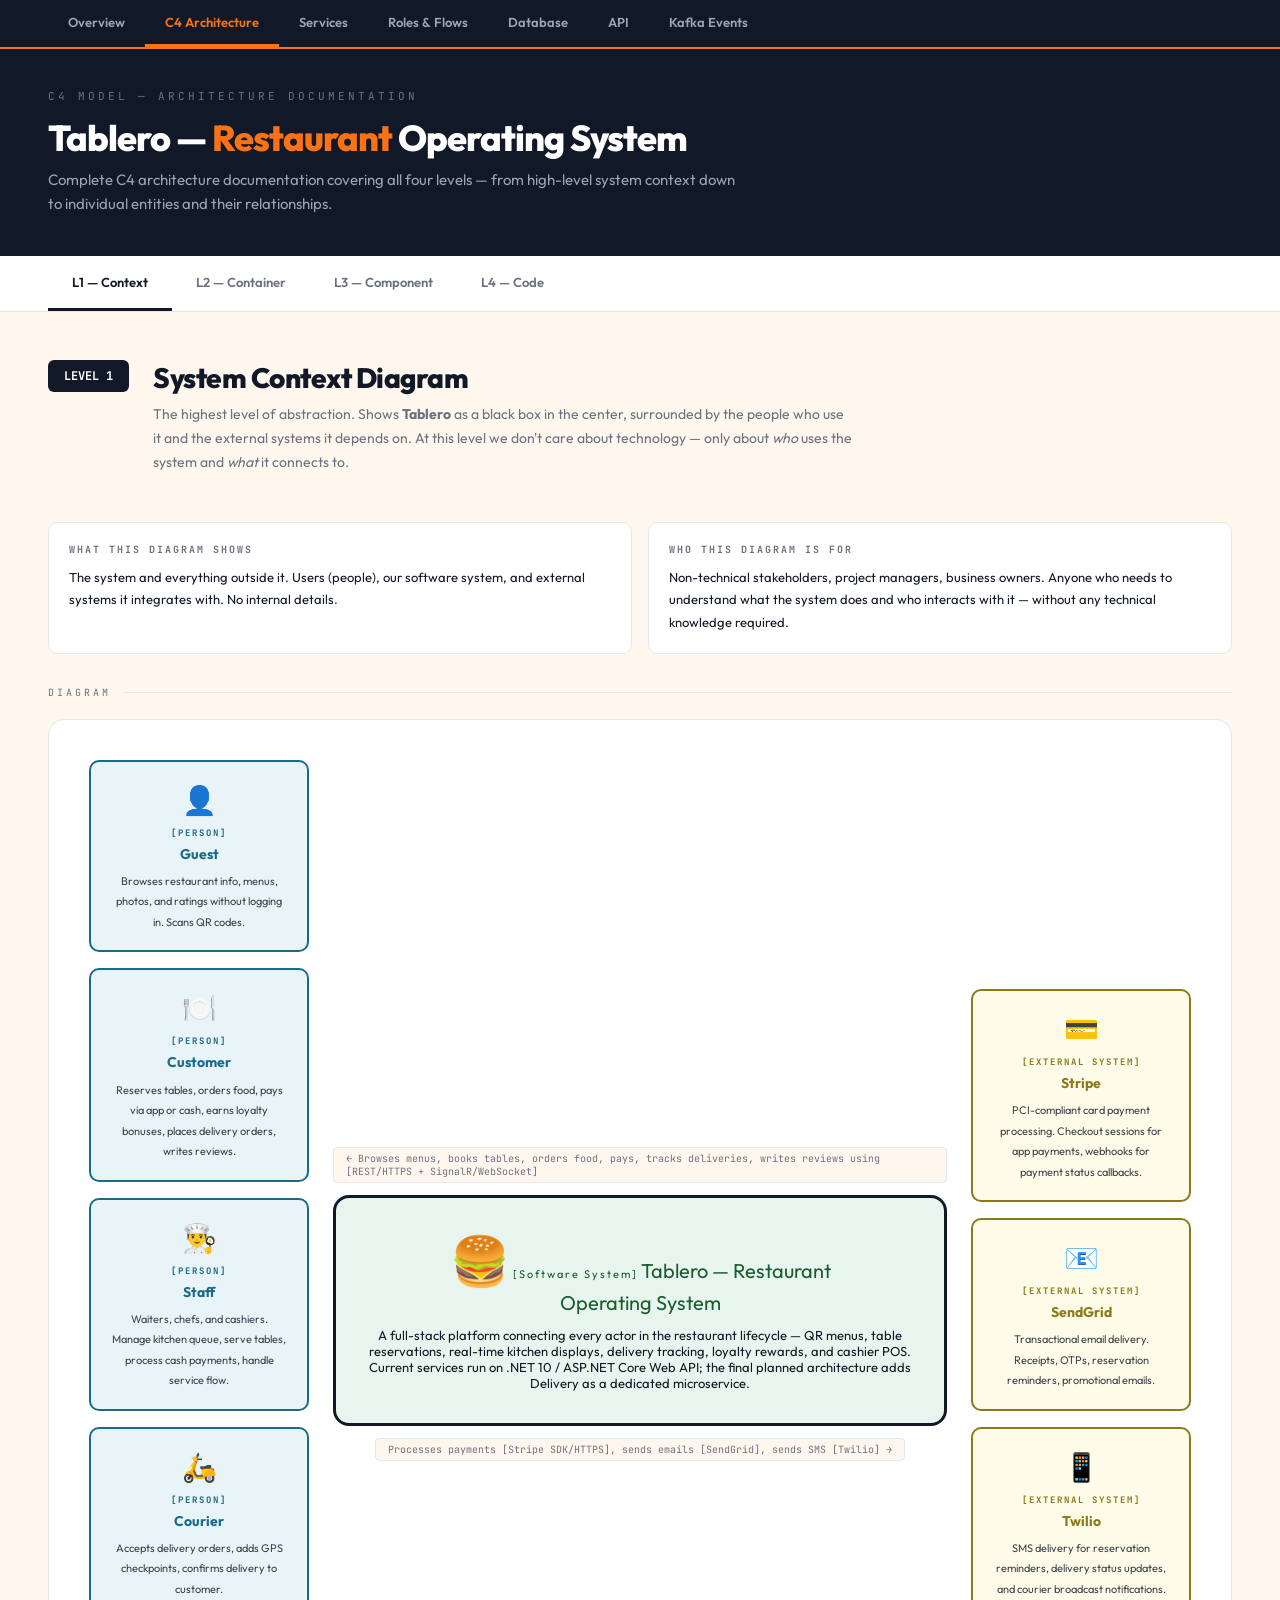
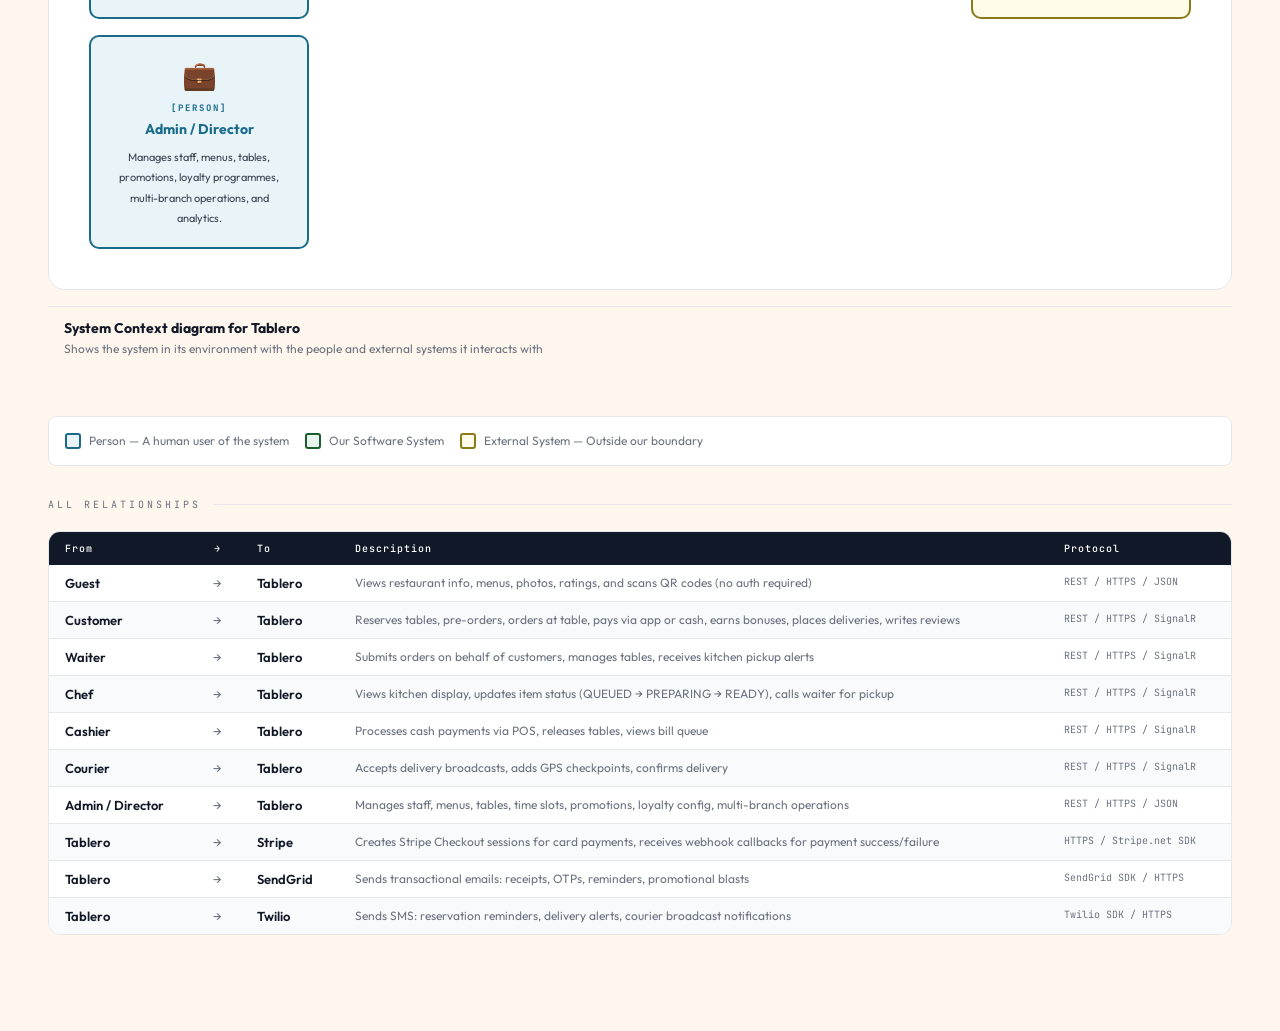
<file: c4.html>
<!DOCTYPE html>
<html lang="en">
<head>
<meta charset="UTF-8">
<meta name="viewport" content="width=device-width, initial-scale=1.0">
<title>Tablero — Full C4 Architecture</title>
<link rel="stylesheet" href="style.css">
<style>
  /* C4-SPECIFIC STYLES — kept inline because they are unique to this page */

  /* NAV TABS (L1/L2/L3/L4 switcher) */
  .nav-bar {
    background: var(--white);
    border-bottom: 1px solid var(--border);
    padding: 0 48px;
    display: flex;
    gap: 0;
    position: sticky;
    top: 0;
    z-index: 100;
  }

  .nav-tab {
    padding: 18px 24px;
    border: none;
    background: transparent;
    font-family: var(--sans);
    font-size: 13px;
    font-weight: 600;
    color: var(--muted);
    cursor: pointer;
    border-bottom: 3px solid transparent;
    transition: all 0.15s;
  }

  .nav-tab.active {
    color: var(--text);
    border-bottom-color: var(--text);
  }

  .nav-tab:hover { color: var(--text); }

  /* PAGES */
  .page { display: none; padding: 48px; }
  .page.active { display: block; }

  /* PAGE HEADER */
  .page-header {
    display: flex;
    gap: 24px;
    margin-bottom: 48px;
    align-items: flex-start;
  }

  .level-badge {
    background: var(--text);
    color: white;
    font-family: var(--mono);
    font-size: 12px;
    font-weight: 700;
    padding: 8px 16px;
    border-radius: 6px;
    white-space: nowrap;
    flex-shrink: 0;
  }

  .page-header-text h2 {
    font-size: 28px;
    font-weight: 800;
    letter-spacing: -0.5px;
    margin-bottom: 8px;
  }

  .page-header-text p {
    color: var(--muted);
    font-size: 14px;
    line-height: 1.7;
    max-width: 700px;
  }

  /* NODE CARDS */
  .node-card {
    border-radius: 10px;
    padding: 20px;
    border: 2px solid;
    text-align: center;
  }

  .node-card .n-icon { font-size: 28px; margin-bottom: 10px; display: block; }
  .node-card .n-type {
    font-family: var(--mono);
    font-size: 9px;
    font-weight: 700;
    letter-spacing: 2px;
    text-transform: uppercase;
    margin-bottom: 6px;
    display: block;
  }
  .node-card .n-name {
    font-size: 14px;
    font-weight: 700;
    margin-bottom: 6px;
    display: block;
    line-height: 1.3;
  }
  .node-card .n-desc {
    font-size: 11px;
    line-height: 1.5;
    opacity: 0.8;
  }
  .node-card .n-tech {
    margin-top: 10px;
    font-family: var(--mono);
    font-size: 9px;
    background: rgba(255,255,255,0.6);
    padding: 3px 8px;
    border-radius: 4px;
    display: inline-block;
  }

  .person-card { background: var(--identity-bg); border-color: var(--identity-border); }
  .person-card .n-type, .person-card .n-name { color: var(--identity-text); }

  .system-card { background: var(--restaurant-bg); border-color: var(--restaurant-border); }
  .system-card .n-type, .system-card .n-name { color: var(--restaurant-text); }

  .external-card { background: var(--notify-bg); border-color: var(--notify-border); }
  .external-card .n-type, .external-card .n-name { color: var(--notify-text); }

  .container-card { background: var(--reservation-bg); border-color: var(--reservation-border); }
  .container-card .n-type, .container-card .n-name { color: var(--reservation-text); }

  .component-card { background: var(--order-bg); border-color: var(--order-border); }
  .component-card .n-type, .component-card .n-name { color: var(--order-text); }

  .db-card { background: var(--delivery-bg); border-color: var(--delivery-border); }
  .db-card .n-type, .db-card .n-name { color: var(--delivery-text); }

  .kafka-card { background: var(--payment-bg); border-color: var(--payment-border); }
  .kafka-card .n-type, .kafka-card .n-name { color: var(--payment-text); }

  /* RELATIONSHIP TABLE */
  .rel-table {
    width: 100%;
    border-collapse: collapse;
    font-size: 13px;
  }

  .rel-table th {
    background: var(--text);
    color: white;
    padding: 10px 16px;
    text-align: left;
    font-family: var(--mono);
    font-size: 10px;
    letter-spacing: 1px;
    font-weight: 500;
  }

  .rel-table td {
    padding: 10px 16px;
    border-bottom: 1px solid var(--border);
    vertical-align: top;
  }

  .rel-table tr:last-child td { border-bottom: none; }
  .rel-table tr:nth-child(even) td { background: #f9fafb; }

  .rel-table .from { font-weight: 600; }
  .rel-table .arrow { color: var(--muted); text-align: center; }
  .rel-table .to { font-weight: 600; }
  .rel-table .desc { color: var(--muted); font-size: 12px; }
  .rel-table .tech { font-family: var(--mono); font-size: 10px; color: var(--muted); }

  /* DIAGRAM LAYOUTS */
  .context-diagram {
    background: var(--white);
    border: 1px solid var(--border);
    border-radius: 16px;
    padding: 40px;
  }

  .context-grid {
    display: grid;
    grid-template-columns: 220px 1fr 220px;
    gap: 24px;
    align-items: center;
    min-height: 420px;
  }

  .actors-col { display: flex; flex-direction: column; gap: 16px; }

  .center-system {
    display: flex;
    flex-direction: column;
    align-items: center;
    gap: 12px;
  }

  .center-node {
    border-radius: 16px;
    padding: 32px;
    border: 3px solid;
    text-align: center;
    width: 100%;
  }

  .arrow-label {
    font-family: var(--mono);
    font-size: 10px;
    color: var(--muted);
    background: var(--bg);
    padding: 4px 12px;
    border-radius: 4px;
    border: 1px solid var(--border);
  }

  /* CONTAINER DIAGRAM */
  .container-diagram {
    background: var(--white);
    border: 1px solid var(--border);
    border-radius: 16px;
    padding: 40px;
  }

  .container-grid {
    display: grid;
    grid-template-columns: 180px 1fr 180px;
    gap: 32px;
    align-items: start;
  }

  .boundary-box {
    border: 2px dashed #cbd5e1;
    border-radius: 12px;
    padding: 24px;
    position: relative;
  }

  .boundary-label {
    position: absolute;
    top: -11px;
    left: 16px;
    background: var(--white);
    padding: 0 8px;
    font-family: var(--mono);
    font-size: 10px;
    color: var(--muted);
    letter-spacing: 1px;
  }

  .boundary-inner {
    display: flex;
    flex-direction: column;
    gap: 16px;
  }

  /* VERTICAL ARROW */
  .v-arrow {
    text-align: center;
    color: #9ca3af;
    font-size: 20px;
    padding: 4px 0;
  }

  /* SERVICE GRID for L2 */
  .services-grid {
    display: grid;
    grid-template-columns: repeat(4, 1fr);
    gap: 12px;
  }

  .service-card {
    border-radius: 10px;
    padding: 16px;
    border: 2px solid;
    text-align: center;
  }

  .service-card .s-icon { font-size: 24px; margin-bottom: 8px; display: block; }
  .service-card .s-type {
    font-family: var(--mono);
    font-size: 8px;
    font-weight: 700;
    letter-spacing: 2px;
    text-transform: uppercase;
    margin-bottom: 4px;
    display: block;
  }
  .service-card .s-name {
    font-size: 12px;
    font-weight: 700;
    margin-bottom: 4px;
    display: block;
  }
  .service-card .s-desc {
    font-size: 10px;
    line-height: 1.4;
    opacity: 0.8;
  }
  .service-card .s-tech {
    margin-top: 8px;
    font-family: var(--mono);
    font-size: 8px;
    background: rgba(255,255,255,0.6);
    padding: 2px 6px;
    border-radius: 4px;
    display: inline-block;
  }

  .infra-grid {
    display: grid;
    grid-template-columns: repeat(3, 1fr);
    gap: 12px;
    margin-top: 16px;
  }

  /* COMPONENT DIAGRAM */
  .component-grid {
    display: grid;
    grid-template-columns: repeat(3, 1fr);
    gap: 16px;
  }

  .component-item {
    background: var(--order-bg);
    border: 2px solid var(--order-border);
    border-radius: 10px;
    padding: 18px;
  }

  .component-item .ci-icon { font-size: 22px; margin-bottom: 8px; display: block; }
  .component-item .ci-type {
    font-family: var(--mono);
    font-size: 9px;
    color: var(--order-text);
    letter-spacing: 1px;
    margin-bottom: 4px;
    display: block;
  }
  .component-item .ci-name {
    font-size: 13px;
    font-weight: 700;
    color: var(--order-text);
    margin-bottom: 8px;
    display: block;
  }
  .component-item .ci-desc {
    font-size: 11px;
    color: var(--muted);
    line-height: 1.5;
    margin-bottom: 8px;
  }
  .component-item .ci-endpoints {
    font-family: var(--mono);
    font-size: 9px;
    color: var(--muted);
    line-height: 1.8;
  }
  .component-item .ci-tech {
    margin-top: 8px;
    font-family: var(--mono);
    font-size: 9px;
    background: white;
    padding: 2px 6px;
    border-radius: 3px;
    display: inline-block;
    color: var(--muted);
  }

  /* ENTITY DIAGRAM */
  .entity-modules {
    display: grid;
    grid-template-columns: repeat(3, 1fr);
    gap: 20px;
  }

  .entity-module {
    background: var(--white);
    border: 1px solid var(--border);
    border-radius: 12px;
    overflow: hidden;
  }

  .em-header {
    padding: 14px 18px;
    font-size: 13px;
    font-weight: 700;
    display: flex;
    align-items: center;
    gap: 8px;
  }

  .em-body { padding: 16px 18px; }

  .em-entity {
    margin-bottom: 14px;
    padding-bottom: 14px;
    border-bottom: 1px solid var(--border);
  }

  .em-entity:last-child { margin-bottom: 0; padding-bottom: 0; border-bottom: none; }

  .em-entity-name {
    font-family: var(--mono);
    font-size: 11px;
    font-weight: 700;
    margin-bottom: 6px;
    display: block;
  }

  .em-fields {
    display: flex;
    flex-direction: column;
    gap: 2px;
  }

  .em-field {
    display: flex;
    justify-content: space-between;
    font-size: 10px;
    padding: 2px 0;
  }

  .em-field-name { font-family: var(--mono); color: var(--text); }
  .em-field-type { font-family: var(--mono); color: var(--muted); }

  /* LEGEND */
  .legend {
    display: flex;
    flex-wrap: wrap;
    gap: 16px;
    margin-top: 24px;
    padding: 16px;
    background: var(--white);
    border: 1px solid var(--border);
    border-radius: 8px;
  }

  .legend-item {
    display: flex;
    align-items: center;
    gap: 8px;
    font-size: 12px;
    color: var(--muted);
  }

  .legend-box {
    width: 16px;
    height: 16px;
    border-radius: 3px;
    border: 2px solid;
    flex-shrink: 0;
  }

  /* PACKAGE LABEL */
  .package-label {
    font-family: var(--mono);
    font-size: 10px;
    letter-spacing: 1px;
    color: var(--muted);
    background: var(--bg);
    border: 1px dashed var(--border);
    border-radius: 6px;
    padding: 6px 14px;
    margin-bottom: 12px;
    display: inline-block;
  }

  /* DIAGRAM TITLE */
  .diagram-title {
    margin-top: 16px;
    padding: 12px 16px;
    font-size: 14px;
    font-weight: 700;
    color: var(--text);
    border-top: 1px solid var(--border);
  }
  .diagram-title .dt-sub {
    font-weight: 400;
    font-size: 12px;
    color: var(--muted);
    display: block;
    margin-top: 4px;
  }
</style>
</head>
<body>

<nav class="site-nav">
  <a href="index.html">Overview</a>
  <a href="c4.html" class="active">C4 Architecture</a>
  <a href="services.html">Services</a>
  <a href="roles.html">Roles &amp; Flows</a>
  <a href="database.html">Database</a>
  <a href="api.html">API</a>
  <a href="events.html">Kafka Events</a>
</nav>

<!-- SITE HEADER -->
<div class="site-header">
  <span class="tag">C4 MODEL &mdash; ARCHITECTURE DOCUMENTATION</span>
  <h1>Tablero &mdash; <span>Restaurant</span> Operating System</h1>
  <p>Complete C4 architecture documentation covering all four levels &mdash; from high-level system context down to individual entities and their relationships.</p>
</div>

<!-- NAV -->
<div class="nav-bar">
  <button class="nav-tab active" onclick="showPage('l1', this)">L1 &mdash; Context</button>
  <button class="nav-tab" onclick="showPage('l2', this)">L2 &mdash; Container</button>
  <button class="nav-tab" onclick="showPage('l3', this)">L3 &mdash; Component</button>
  <button class="nav-tab" onclick="showPage('l4', this)">L4 &mdash; Code</button>
</div>

<!-- =========================================== LEVEL 1 =========================================== -->
<div class="page active" id="l1">

  <div class="page-header">
    <div class="level-badge">LEVEL 1</div>
    <div class="page-header-text">
      <h2>System Context Diagram</h2>
      <p>The highest level of abstraction. Shows <strong>Tablero</strong> as a black box in the center, surrounded by the people who use it and the external systems it depends on. At this level we don't care about technology &mdash; only about <em>who</em> uses the system and <em>what</em> it connects to.</p>
    </div>
  </div>

  <div class="info-grid">
    <div class="info-box">
      <h4>WHAT THIS DIAGRAM SHOWS</h4>
      <p>The system and everything outside it. Users (people), our software system, and external systems it integrates with. No internal details.</p>
    </div>
    <div class="info-box">
      <h4>WHO THIS DIAGRAM IS FOR</h4>
      <p>Non-technical stakeholders, project managers, business owners. Anyone who needs to understand what the system does and who interacts with it &mdash; without any technical knowledge required.</p>
    </div>
  </div>

  <!-- DIAGRAM -->
  <div class="section">
    <div class="section-title">Diagram</div>
    <div class="context-diagram">
      <div class="context-grid">

        <!-- LEFT &mdash; Actors -->
        <div class="actors-col">
          <div class="node-card person-card">
            <span class="n-icon">&#x1F464;</span>
            <span class="n-type">[Person]</span>
            <span class="n-name">Guest</span>
            <span class="n-desc">Browses restaurant info, menus, photos, and ratings without logging in. Scans QR codes.</span>
          </div>
          <div class="node-card person-card">
            <span class="n-icon">&#x1F37D;&#xFE0F;</span>
            <span class="n-type">[Person]</span>
            <span class="n-name">Customer</span>
            <span class="n-desc">Reserves tables, orders food, pays via app or cash, earns loyalty bonuses, places delivery orders, writes reviews.</span>
          </div>
          <div class="node-card person-card">
            <span class="n-icon">&#x1F468;&#x200D;&#x1F373;</span>
            <span class="n-type">[Person]</span>
            <span class="n-name">Staff</span>
            <span class="n-desc">Waiters, chefs, and cashiers. Manage kitchen queue, serve tables, process cash payments, handle service flow.</span>
          </div>
          <div class="node-card person-card">
            <span class="n-icon">&#x1F6F5;</span>
            <span class="n-type">[Person]</span>
            <span class="n-name">Courier</span>
            <span class="n-desc">Accepts delivery orders, adds GPS checkpoints, confirms delivery to customer.</span>
          </div>
          <div class="node-card person-card">
            <span class="n-icon">&#x1F4BC;</span>
            <span class="n-type">[Person]</span>
            <span class="n-name">Admin / Director</span>
            <span class="n-desc">Manages staff, menus, tables, promotions, loyalty programmes, multi-branch operations, and analytics.</span>
          </div>
        </div>

        <!-- CENTER -->
        <div class="center-system">
          <div class="arrow-label">&larr; Browses menus, books tables, orders food, pays, tracks deliveries, writes reviews using [REST/HTTPS + SignalR/WebSocket]</div>
          <div class="center-node system-card" style="border-width:3px;">
            <span class="n-icon" style="font-size:48px;">&#x1F354;</span>
            <span class="n-type" style="font-size:11px; letter-spacing:2px;">[Software System]</span>
            <span class="n-name" style="font-size:20px;">Tablero &mdash; Restaurant<br>Operating System</span>
            <span class="n-desc" style="font-size:13px; margin-top:12px; display:block;">A full-stack platform connecting every actor in the restaurant lifecycle &mdash; QR menus, table reservations, real-time kitchen displays, delivery tracking, loyalty rewards, and cashier POS. Current services run on .NET 10 / ASP.NET Core Web API; the final planned architecture adds Delivery as a dedicated microservice.</span>
          </div>
          <div class="arrow-label">Processes payments [Stripe SDK/HTTPS], sends emails [SendGrid], sends SMS [Twilio] &rarr;</div>
        </div>

        <!-- RIGHT &mdash; External -->
        <div class="actors-col">
          <div class="node-card external-card">
            <span class="n-icon">&#x1F4B3;</span>
            <span class="n-type">[External System]</span>
            <span class="n-name">Stripe</span>
            <span class="n-desc">PCI-compliant card payment processing. Checkout sessions for app payments, webhooks for payment status callbacks.</span>
          </div>
          <div class="node-card external-card">
            <span class="n-icon">&#x1F4E7;</span>
            <span class="n-type">[External System]</span>
            <span class="n-name">SendGrid</span>
            <span class="n-desc">Transactional email delivery. Receipts, OTPs, reservation reminders, promotional emails.</span>
          </div>
          <div class="node-card external-card">
            <span class="n-icon">&#x1F4F1;</span>
            <span class="n-type">[External System]</span>
            <span class="n-name">Twilio</span>
            <span class="n-desc">SMS delivery for reservation reminders, delivery status updates, and courier broadcast notifications.</span>
          </div>
        </div>

      </div>
    </div>
    <div class="diagram-title">System Context diagram for Tablero<span class="dt-sub">Shows the system in its environment with the people and external systems it interacts with</span></div>
  </div>

  <!-- LEGEND -->
  <div class="legend">
    <div class="legend-item"><div class="legend-box" style="background:var(--identity-bg); border-color:var(--identity-border);"></div> Person &mdash; A human user of the system</div>
    <div class="legend-item"><div class="legend-box" style="background:var(--restaurant-bg); border-color:var(--restaurant-border);"></div> Our Software System</div>
    <div class="legend-item"><div class="legend-box" style="background:var(--notify-bg); border-color:var(--notify-border);"></div> External System &mdash; Outside our boundary</div>
  </div>

  <!-- RELATIONSHIPS -->
  <div class="section" style="margin-top:32px;">
    <div class="section-title">All Relationships</div>
    <div style="background:var(--white); border:1px solid var(--border); border-radius:12px; overflow:hidden;">
      <table class="rel-table">
        <thead>
          <tr>
            <th>From</th>
            <th style="text-align:center;">&rarr;</th>
            <th>To</th>
            <th>Description</th>
            <th>Protocol</th>
          </tr>
        </thead>
        <tbody>
          <tr><td class="from">Guest</td><td class="arrow">&rarr;</td><td class="to">Tablero</td><td class="desc">Views restaurant info, menus, photos, ratings, and scans QR codes (no auth required)</td><td class="tech">REST / HTTPS / JSON</td></tr>
          <tr><td class="from">Customer</td><td class="arrow">&rarr;</td><td class="to">Tablero</td><td class="desc">Reserves tables, pre-orders, orders at table, pays via app or cash, earns bonuses, places deliveries, writes reviews</td><td class="tech">REST / HTTPS / SignalR</td></tr>
          <tr><td class="from">Waiter</td><td class="arrow">&rarr;</td><td class="to">Tablero</td><td class="desc">Submits orders on behalf of customers, manages tables, receives kitchen pickup alerts</td><td class="tech">REST / HTTPS / SignalR</td></tr>
          <tr><td class="from">Chef</td><td class="arrow">&rarr;</td><td class="to">Tablero</td><td class="desc">Views kitchen display, updates item status (QUEUED &rarr; PREPARING &rarr; READY), calls waiter for pickup</td><td class="tech">REST / HTTPS / SignalR</td></tr>
          <tr><td class="from">Cashier</td><td class="arrow">&rarr;</td><td class="to">Tablero</td><td class="desc">Processes cash payments via POS, releases tables, views bill queue</td><td class="tech">REST / HTTPS / SignalR</td></tr>
          <tr><td class="from">Courier</td><td class="arrow">&rarr;</td><td class="to">Tablero</td><td class="desc">Accepts delivery broadcasts, adds GPS checkpoints, confirms delivery</td><td class="tech">REST / HTTPS / SignalR</td></tr>
          <tr><td class="from">Admin / Director</td><td class="arrow">&rarr;</td><td class="to">Tablero</td><td class="desc">Manages staff, menus, tables, time slots, promotions, loyalty config, multi-branch operations</td><td class="tech">REST / HTTPS / JSON</td></tr>
          <tr><td class="from">Tablero</td><td class="arrow">&rarr;</td><td class="to">Stripe</td><td class="desc">Creates Stripe Checkout sessions for card payments, receives webhook callbacks for payment success/failure</td><td class="tech">HTTPS / Stripe.net SDK</td></tr>
          <tr><td class="from">Tablero</td><td class="arrow">&rarr;</td><td class="to">SendGrid</td><td class="desc">Sends transactional emails: receipts, OTPs, reminders, promotional blasts</td><td class="tech">SendGrid SDK / HTTPS</td></tr>
          <tr><td class="from">Tablero</td><td class="arrow">&rarr;</td><td class="to">Twilio</td><td class="desc">Sends SMS: reservation reminders, delivery alerts, courier broadcast notifications</td><td class="tech">Twilio SDK / HTTPS</td></tr>
        </tbody>
      </table>
    </div>
  </div>

</div>

<!-- =========================================== LEVEL 2 =========================================== -->
<div class="page" id="l2">

  <div class="page-header">
    <div class="level-badge">LEVEL 2</div>
    <div class="page-header-text">
      <h2>Container Diagram</h2>
      <p>Zooms inside <strong>Tablero</strong> to show its containers &mdash; the deployable units and data stores that make up the system. Each microservice is an independently deployable .NET 10 / ASP.NET Core application with its own PostgreSQL database. Services communicate asynchronously via Kafka events and in real-time via SignalR WebSocket hubs.</p>
    </div>
  </div>

  <div class="info-grid">
    <div class="info-box">
      <h4>WHAT THIS DIAGRAM SHOWS</h4>
      <p>The deployable pieces inside the system boundary: YARP API Gateway, six implemented ASP.NET Core Web API services, SharedKernel and Contracts projects, plus a planned Delivery Service. The target architecture keeps one PostgreSQL database per domain service, Apache Kafka with Transactional Outbox + outbox publishers, Redis, service discovery, 6 SignalR hubs, and OpenTelemetry + Grafana observability.</p>
    </div>
    <div class="info-box">
      <h4>KEY ARCHITECTURAL DECISION</h4>
      <p><strong>Microservices with Database-Per-Service.</strong> Each service owns its data exclusively &mdash; no shared databases. Inter-service communication uses Kafka (via Transactional Outbox + Outbox publisher) for async events and REST/HTTP with Polly + Refit circuit breakers for synchronous queries. YARP Reverse Proxy performs centralized JWT validation and forwards identity headers (X-User-Id, X-User-Role, X-User-Email, X-Restaurant-Id) &mdash; downstream services never parse JWTs. 6 SignalR hubs provide real-time WebSocket communication for kitchen, waiter, table, courier, cashier, and notification channels.</p>
    </div>
  </div>

  <!-- DIAGRAM -->
  <div class="section">
    <div class="section-title">Diagram</div>
    <div class="container-diagram">
      <div class="container-grid">

        <!-- LEFT &mdash; Users -->
        <div>
          <div style="font-family:var(--mono); font-size:9px; color:var(--muted); letter-spacing:2px; margin-bottom:12px; text-align:center;">USERS</div>
          <div style="display:flex; flex-direction:column; gap:12px;">
            <div class="node-card person-card" style="padding:14px;">
              <span class="n-icon" style="font-size:20px;">&#x1F464;</span>
              <span class="n-type" style="font-size:8px;">[Person]</span>
              <span class="n-name" style="font-size:12px;">Guest</span>
            </div>
            <div class="node-card person-card" style="padding:14px;">
              <span class="n-icon" style="font-size:20px;">&#x1F37D;&#xFE0F;</span>
              <span class="n-type" style="font-size:8px;">[Person]</span>
              <span class="n-name" style="font-size:12px;">Customer</span>
            </div>
            <div class="node-card person-card" style="padding:14px;">
              <span class="n-icon" style="font-size:20px;">&#x1F468;&#x200D;&#x1F373;</span>
              <span class="n-type" style="font-size:8px;">[Person]</span>
              <span class="n-name" style="font-size:12px;">Waiter / Chef / Cashier</span>
            </div>
            <div class="node-card person-card" style="padding:14px;">
              <span class="n-icon" style="font-size:20px;">&#x1F6F5;</span>
              <span class="n-type" style="font-size:8px;">[Person]</span>
              <span class="n-name" style="font-size:12px;">Courier</span>
            </div>
            <div class="node-card person-card" style="padding:14px;">
              <span class="n-icon" style="font-size:20px;">&#x1F4BC;</span>
              <span class="n-type" style="font-size:8px;">[Person]</span>
              <span class="n-name" style="font-size:12px;">Admin / Director</span>
            </div>
          </div>
        </div>

        <!-- CENTER &mdash; System Boundary -->
        <div>
          <div style="font-family:var(--mono); font-size:9px; color:var(--muted); letter-spacing:2px; margin-bottom:12px; text-align:center;">BITE [SOFTWARE SYSTEM]</div>
          <div class="boundary-box">
            <span class="boundary-label">Tablero [Software System]</span>
            <div class="boundary-inner">

              <!-- API Gateway -->
              <div class="node-card system-card" style="border-width:3px;">
                <span class="n-icon">&#x1F6E1;&#xFE0F;</span>
                <span class="n-type">[Container: YARP Reverse Proxy]</span>
                <span class="n-name">API Gateway</span>
                <span class="n-desc">Single entry point for all client requests. Validates JWT centrally, extracts user identity, and forwards X-User-Id, X-User-Role, X-User-Email, X-Restaurant-Id headers to downstream services. Routes requests to the appropriate microservice via Consul discovery. Public menu endpoints bypass JWT.</span>
                <span class="n-tech">YARP Reverse Proxy &middot; Port 5000</span>
              </div>

              <div class="v-arrow">&darr;</div>

              <!-- Microservices Row &mdash; current and planned services -->
              <div style="display:grid; grid-template-columns:repeat(4, 1fr); gap:10px;">

                <div class="service-card system-card">
                  <span class="s-icon">&#x1F510;</span>
                  <span class="s-type">[Container: .NET 10 / ASP.NET Core]</span>
                  <span class="s-name">Identity Service</span>
                  <span class="s-desc">Auth, JWT, refresh tokens, profile, password reset OTP, role management</span>
                  <span class="s-tech">Port 5001</span>
                </div>

                <div class="service-card system-card">
                  <span class="s-icon">&#x1F3EA;</span>
                  <span class="s-type">[Container: .NET 10 / ASP.NET Core]</span>
                  <span class="s-name">Restaurant Service</span>
                  <span class="s-desc">Restaurant info, photos, QR codes, public menu cache, aggregated ratings</span>
                  <span class="s-tech">Port 5002</span>
                </div>

                <div class="service-card system-card">
                  <span class="s-icon">&#x1F4C5;</span>
                  <span class="s-type">[Container: .NET 10 / ASP.NET Core]</span>
                  <span class="s-name">Reservation Service</span>
                  <span class="s-desc">Table layout, time slots, booking lifecycle, pre-orders, Redis locks</span>
                  <span class="s-tech">Port 5003</span>
                </div>

                <div class="service-card system-card">
                  <span class="s-icon">&#x1F373;</span>
                  <span class="s-type">[Container: .NET 10 / ASP.NET Core]</span>
                  <span class="s-name">Order &amp; Kitchen Service</span>
                  <span class="s-desc">Canonical menu, order placement, KDS via SignalR, printer webhook</span>
                  <span class="s-tech">Port 5004</span>
                </div>

              </div>

              <div style="display:grid; grid-template-columns:repeat(3, 1fr); gap:10px; margin-top:10px;">

                <div class="service-card system-card">
                  <span class="s-icon">&#x1F4B0;</span>
                  <span class="s-type">[Container: .NET 10 / ASP.NET Core]</span>
                  <span class="s-name">Payment &amp; Loyalty Service</span>
                  <span class="s-desc">Invoices, Stripe, cashier POS, split bill, loyalty points, bonus catalogue</span>
                  <span class="s-tech">Port 5005</span>
                </div>

                <div class="service-card system-card">
                  <span class="s-icon">&#x1F69A;</span>
                  <span class="s-type">[Container: .NET 10 / ASP.NET Core]</span>
                  <span class="s-name">Delivery Service</span>
                  <span class="s-desc">Delivery lifecycle, courier assignment via Redis lock, GPS tracking</span>
                  <span class="s-tech">Port 5006</span>
                </div>

                <div class="service-card system-card">
                  <span class="s-icon">&#x1F514;</span>
                  <span class="s-type">[Container: .NET 10 / ASP.NET Core]</span>
                  <span class="s-name">Notification &amp; Review Service</span>
                  <span class="s-desc">Email, SMS, push notifications, reviews, moderation, rating aggregation</span>
                  <span class="s-tech">Port 5007</span>
                </div>

              </div>

              <div class="v-arrow">&darr;</div>

              <!-- Infrastructure Row 1 &mdash; Platform -->
              <div class="infra-grid">

                <div class="node-card container-card">
                  <span class="n-icon">&#x1F50D;</span>
                  <span class="n-type">[Container: Consul]</span>
                  <span class="n-name">Consul</span>
                  <span class="n-desc">Service discovery. All microservices register on startup. YARP gateway and Refit clients discover services by name.</span>
                  <span class="n-tech">Consul &middot; Port 8500</span>
                </div>

                <div class="node-card container-card">
                  <span class="n-icon">&#x1F4E1;</span>
                  <span class="n-type">[Container: SignalR (planned)]</span>
                  <span class="n-name">SignalR Hubs (6)</span>
                  <span class="n-desc">Real-time WebSocket communication: KitchenHub, WaiterHub, TableHub, CourierHub, NotifyHub, CashierHub. Embedded in their respective services.</span>
                  <span class="n-tech">SignalR (planned)</span>
                </div>

                <div class="node-card container-card">
                  <span class="n-icon">&#x1F52C;</span>
                  <span class="n-type">[Container: Grafana Stack]</span>
                  <span class="n-name">Grafana Stack</span>
                  <span class="n-desc">Grafana Tempo for distributed tracing (OTLP), Grafana Loki + Promtail for centralized log aggregation, Grafana for dashboards.</span>
                  <span class="n-tech">Tempo :3200 &middot; Loki :3100 &middot; Grafana :3000</span>
                </div>

              </div>

              <div class="v-arrow">&darr;</div>

              <!-- Infrastructure Row 2 &mdash; Data -->
              <div class="infra-grid">

                <div class="node-card db-card">
                  <span class="n-icon">&#x1F418;</span>
                  <span class="n-type">[Container: PostgreSQL]</span>
                  <span class="n-name">PostgreSQL (per service)</span>
                  <span class="n-desc">Each microservice has its own PostgreSQL database. No shared database access. Each DB includes an outbox_events table for the Transactional Outbox pattern.</span>
                  <span class="n-tech">PostgreSQL &middot; current + planned databases</span>
                </div>

                <div class="node-card kafka-card">
                  <span class="n-icon">&#x1F4E8;</span>
                  <span class="n-type">[Container: Apache Kafka 4]</span>
                  <span class="n-name">Apache Kafka</span>
                  <span class="n-desc">Async event bus. Events flow through the Transactional Outbox + Outbox publisher pattern. Dead Letter Topics (DLT) capture failed messages. All consumers are idempotent.</span>
                  <span class="n-tech">Kafka 4 &middot; Port 9092</span>
                </div>

                <div class="node-card container-card">
                  <span class="n-icon">&#x26A1;</span>
                  <span class="n-type">[Container: Redis 7]</span>
                  <span class="n-name">Redis</span>
                  <span class="n-desc">Distributed locks (reservation double-booking, delivery first-accept), OTP cache (TTL 10 min), rate limiting on login.</span>
                  <span class="n-tech">Redis 7 &middot; Port 6379</span>
                </div>

              </div>
            </div>
          </div>
        </div>

        <!-- RIGHT &mdash; External -->
        <div>
          <div style="font-family:var(--mono); font-size:9px; color:var(--muted); letter-spacing:2px; margin-bottom:12px; text-align:center;">EXTERNAL SYSTEMS</div>
          <div style="display:flex; flex-direction:column; gap:12px;">
            <div class="node-card external-card">
              <span class="n-icon">&#x1F4B3;</span>
              <span class="n-type" style="font-size:8px;">[External System]</span>
              <span class="n-name" style="font-size:12px;">Stripe</span>
              <span class="n-desc" style="font-size:10px;">Payment checkout sessions and webhook callbacks</span>
              <span class="n-tech">Stripe.net SDK &middot; HTTPS</span>
            </div>
            <div class="node-card external-card">
              <span class="n-icon">&#x1F4E7;</span>
              <span class="n-type" style="font-size:8px;">[External System]</span>
              <span class="n-name" style="font-size:12px;">SendGrid</span>
              <span class="n-desc" style="font-size:10px;">Transactional and marketing email delivery</span>
              <span class="n-tech">SendGrid SDK &middot; HTTPS</span>
            </div>
            <div class="node-card external-card">
              <span class="n-icon">&#x1F4F1;</span>
              <span class="n-type" style="font-size:8px;">[External System]</span>
              <span class="n-name" style="font-size:12px;">Twilio</span>
              <span class="n-desc" style="font-size:10px;">SMS for reminders, delivery alerts, courier broadcast</span>
              <span class="n-tech">Twilio SDK &middot; HTTPS</span>
            </div>
          </div>
        </div>

      </div>
    </div>
    <div class="diagram-title">Container diagram for Tablero<span class="dt-sub">Shows the containers that make up the system and how they interact</span></div>
  </div>

  <!-- LEGEND -->
  <div class="legend">
    <div class="legend-item"><div class="legend-box" style="background:var(--restaurant-bg); border-color:var(--restaurant-border);"></div> Microservice (.NET 10 / ASP.NET Core)</div>
    <div class="legend-item"><div class="legend-box" style="background:var(--delivery-bg); border-color:var(--delivery-border);"></div> Database (per service)</div>
    <div class="legend-item"><div class="legend-box" style="background:var(--reservation-bg); border-color:var(--reservation-border);"></div> Infrastructure / Observability / Cache</div>
    <div class="legend-item"><div class="legend-box" style="background:var(--payment-bg); border-color:var(--payment-border);"></div> Message Broker</div>
    <div class="legend-item"><div class="legend-box" style="background:var(--notify-bg); border-color:var(--notify-border);"></div> External System</div>
  </div>

  <!-- CONTAINER RELATIONSHIPS -->
  <div class="section" style="margin-top:32px;">
    <div class="section-title">Container Relationships</div>
    <div style="background:var(--white); border:1px solid var(--border); border-radius:12px; overflow:hidden;">
      <table class="rel-table">
        <thead>
          <tr><th>From</th><th style="text-align:center;">&rarr;</th><th>To</th><th>Description</th><th>Protocol</th></tr>
        </thead>
        <tbody>
          <tr><td class="from">Users (all roles)</td><td class="arrow">&rarr;</td><td class="to">API Gateway (YARP)</td><td class="desc">All API calls enter through the gateway, which validates JWT and routes to the appropriate microservice</td><td class="tech">REST / HTTPS / JSON</td></tr>
          <tr><td class="from">API Gateway</td><td class="arrow">&rarr;</td><td class="to">All Microservices</td><td class="desc">Validates JWT centrally, extracts claims, forwards X-User-Id / X-User-Role / X-User-Email / X-Restaurant-Id headers</td><td class="tech">REST / HTTP + Headers</td></tr>
          <tr><td class="from">API Gateway</td><td class="arrow">&rarr;</td><td class="to">Consul</td><td class="desc">Discovers service instances by name for request routing</td><td class="tech">Consul Client</td></tr>
          <tr><td class="from">All Microservices</td><td class="arrow">&rarr;</td><td class="to">Consul</td><td class="desc">Register on startup, send heartbeats, deregister on shutdown</td><td class="tech">Consul Client</td></tr>
          <tr><td class="from">All Microservices</td><td class="arrow">&rarr;</td><td class="to">Grafana Tempo</td><td class="desc">Export distributed trace spans via OpenTelemetry OTLP protocol</td><td class="tech">OpenTelemetry / OTLP</td></tr>
          <tr><td class="from">All Microservices</td><td class="arrow">&rarr;</td><td class="to">Grafana Loki</td><td class="desc">Ship structured application logs for centralized aggregation and search</td><td class="tech">Promtail / HTTP</td></tr>
          <tr><td class="from">Each Microservice</td><td class="arrow">&rarr;</td><td class="to">Own PostgreSQL DB</td><td class="desc">Reads/writes business data + outbox_events table in the same transaction</td><td class="tech">EF Core 10 / Npgsql</td></tr>
          <tr><td class="from">Outbox workers</td><td class="arrow">&rarr;</td><td class="to">Kafka</td><td class="desc">Currently process pending outbox events locally and publish them to Kafka topics; Kafka/Debezium CDC can be added later if needed</td><td class="tech">BackgroundService + Kafka producer</td></tr>
          <tr><td class="from">Reservation Service</td><td class="arrow">&rarr;</td><td class="to">Redis</td><td class="desc">Sets distributed locks during booking creation to prevent double-booking on concurrent requests</td><td class="tech">StackExchange.Redis</td></tr>
          <tr><td class="from">Delivery Service</td><td class="arrow">&rarr;</td><td class="to">Redis</td><td class="desc">First-accept lock for courier assignment &mdash; TTL 5 sec prevents race conditions</td><td class="tech">StackExchange.Redis</td></tr>
          <tr><td class="from">Identity Service</td><td class="arrow">&rarr;</td><td class="to">Redis</td><td class="desc">Stores password reset OTPs (TTL 10 min) and login rate-limit counters</td><td class="tech">StackExchange.Redis</td></tr>
          <tr><td class="from">Order &amp; Kitchen Service</td><td class="arrow">&rarr;</td><td class="to">SignalR (KitchenHub + WaiterHub + TableHub)</td><td class="desc">Pushes real-time order updates to chef screens, waiter phones, and customer tables</td><td class="tech">SignalR (planned) / WebSocket</td></tr>
          <tr><td class="from">Delivery Service</td><td class="arrow">&rarr;</td><td class="to">SignalR (CourierHub)</td><td class="desc">Broadcasts new delivery orders to all online couriers in the restaurant</td><td class="tech">SignalR (planned) / WebSocket</td></tr>
          <tr><td class="from">Payment &amp; Loyalty</td><td class="arrow">&rarr;</td><td class="to">SignalR (CashierHub)</td><td class="desc">Pushes bill requests and payment confirmations to cashier POS terminal</td><td class="tech">SignalR (planned) / WebSocket</td></tr>
          <tr><td class="from">Notification &amp; Review</td><td class="arrow">&rarr;</td><td class="to">SignalR (NotifyHub)</td><td class="desc">Delivers in-app push notifications to all authenticated users</td><td class="tech">SignalR (planned) / WebSocket</td></tr>
          <tr><td class="from">Kafka</td><td class="arrow">&rarr;</td><td class="to">Notification &amp; Review Service</td><td class="desc">Consumes all domain events (idempotent); dispatches emails, SMS, push notifications</td><td class="tech">Confluent.Kafka Consumer + DLT</td></tr>
          <tr><td class="from">Kafka</td><td class="arrow">&rarr;</td><td class="to">Restaurant Service</td><td class="desc">Consumes review.submitted events to update denormalized aggregated ratings</td><td class="tech">Confluent.Kafka Consumer + DLT</td></tr>
          <tr><td class="from">Kafka</td><td class="arrow">&rarr;</td><td class="to">Order &amp; Kitchen Service</td><td class="desc">Consumes reservation.seated events to forward pre-orders to kitchen queue</td><td class="tech">Confluent.Kafka Consumer + DLT</td></tr>
          <tr><td class="from">Payment &amp; Loyalty Service</td><td class="arrow">&rarr;</td><td class="to">Stripe</td><td class="desc">Creates Stripe Checkout sessions for card payments</td><td class="tech">Stripe.net SDK / HTTPS</td></tr>
          <tr><td class="from">Stripe</td><td class="arrow">&rarr;</td><td class="to">Payment &amp; Loyalty Service</td><td class="desc">Fires webhook events for payment success, failure, or refund</td><td class="tech">HTTPS Webhook / JSON</td></tr>
          <tr><td class="from">Notification &amp; Review Service</td><td class="arrow">&rarr;</td><td class="to">SendGrid</td><td class="desc">Sends transactional and marketing emails when Kafka events are consumed</td><td class="tech">SendGrid SDK / HTTPS</td></tr>
          <tr><td class="from">Notification &amp; Review Service</td><td class="arrow">&rarr;</td><td class="to">Twilio</td><td class="desc">Sends SMS for reservation reminders, delivery updates, courier broadcasts</td><td class="tech">Twilio SDK / HTTPS</td></tr>
        </tbody>
      </table>
    </div>
  </div>

</div>

<!-- =========================================== LEVEL 3 =========================================== -->
<div class="page" id="l3">

  <div class="page-header">
    <div class="level-badge">LEVEL 3</div>
    <div class="page-header-text">
      <h2>Component Diagram</h2>
      <p>Zooms inside each <strong>microservice</strong> to show its internal components. Each service is an .NET 10 / ASP.NET Core application with its own controllers, services, repositories, and domain entities. Services communicate through REST/HTTP for synchronous queries and Kafka events for async notifications. No service directly accesses another service's database.</p>
    </div>
  </div>

  <div class="info-grid">
    <div class="info-box">
      <h4>MICROSERVICE RULES</h4>
      <p>1. Each service owns its own database &mdash; no shared DB access. 2. Synchronous cross-service calls use REST/HTTP via Refit with Polly circuit breakers. 3. Async events go through the Transactional Outbox pattern (write to outbox table &rarr; Outbox publisher &rarr; Kafka). All consumers are idempotent with Dead Letter Topics. 4. YARP Gateway validates JWT centrally and forwards X-User-Id, X-User-Role, X-User-Email, X-Restaurant-Id headers &mdash; downstream services just read headers.</p>
    </div>
    <div class="info-box">
      <h4>WHY THIS STRUCTURE</h4>
      <p>Each microservice is independently deployable, scalable, and maintainable. Order &amp; Kitchen Service combines menu management and kitchen operations into one bounded context (canonical menu + order lifecycle). Payment &amp; Loyalty Service combines invoicing and loyalty &mdash; bonus redemption creates a zero-price line item on the same invoice. Database-per-service ensures strong data ownership.</p>
    </div>
  </div>

  <!-- MS1 &mdash; Identity Service -->
  <div class="section">
    <div class="section-title">MS1 &mdash; Identity Service (Auth + Users + Security)</div>
    <div class="component-grid">

      <div class="component-item">
        <span class="ci-icon">&#x1F510;</span>
        <span class="ci-type">CONTROLLER</span>
        <span class="ci-name">AuthController</span>
        <div class="ci-desc">Register, login (email or username auto-detect), refresh token, logout.</div>
        <div class="ci-endpoints">POST /auth/register<br>POST /auth/login<br>POST /auth/refresh<br>POST /auth/logout</div>
        <span class="ci-tech">ASP.NET Core Identity + JWT Bearer</span>
      </div>

      <div class="component-item">
        <span class="ci-icon">&#x1F464;</span>
        <span class="ci-type">CONTROLLER</span>
        <span class="ci-name">ProfileController</span>
        <div class="ci-desc">Update profile (name, avatar, phone, username), password reset via OTP.</div>
        <div class="ci-endpoints">GET /profile<br>PATCH /profile<br>POST /profile/avatar<br>POST /auth/forgot-password<br>POST /auth/reset-password</div>
        <span class="ci-tech">Redis OTP cache &middot; SendGrid</span>
      </div>

      <div class="component-item">
        <span class="ci-icon">&#x1F6E1;&#xFE0F;</span>
        <span class="ci-type">CONTROLLER</span>
        <span class="ci-name">RoleController</span>
        <div class="ci-desc">Assign/change roles, suspend/reactivate accounts. Admin and Director access only.</div>
        <div class="ci-endpoints">POST /roles/assign<br>PATCH /users/{id}/suspend<br>PATCH /users/{id}/reactivate</div>
        <span class="ci-tech">Role-based authorization</span>
      </div>

      <div class="component-item">
        <span class="ci-icon">&#x2699;&#xFE0F;</span>
        <span class="ci-type">SERVICE</span>
        <span class="ci-name">TokenService</span>
        <div class="ci-desc">JWT generation (15 min), refresh token issuance (7 days), rotation with device fingerprint, invalidation.</div>
        <span class="ci-tech">PBKDF2 &middot; JWT &middot; Redis</span>
      </div>

      <div class="component-item">
        <span class="ci-icon">&#x1F4E8;</span>
        <span class="ci-type">KAFKA PRODUCER</span>
        <span class="ci-name">Identity Events</span>
        <div class="ci-desc">Publishes events to outbox table: user.registered, user.password.reset.requested.</div>
        <span class="ci-tech">Transactional Outbox + worker</span>
      </div>

      <div class="component-item">
        <span class="ci-icon">&#x1F4BE;</span>
        <span class="ci-type">REPOSITORY</span>
        <span class="ci-name">UserRepository</span>
        <div class="ci-desc">EF Core repository for users, refresh_tokens, outbox_events tables in identity_db.</div>
        <span class="ci-tech">EF Core 10 &middot; PostgreSQL</span>
      </div>

    </div>
  </div>

  <!-- MS2 &mdash; Restaurant Service -->
  <div class="section">
    <div class="section-title">MS2 &mdash; Restaurant Service (Info + Menu Cache + QR)</div>
    <div class="component-grid">

      <div class="component-item">
        <span class="ci-icon">&#x1F3EA;</span>
        <span class="ci-type">CONTROLLER</span>
        <span class="ci-name">RestaurantController</span>
        <div class="ci-desc">CRUD restaurant info, operating hours, holiday schedule, geolocation. Multi-branch scoped by restaurant_id.</div>
        <div class="ci-endpoints">GET /restaurants<br>GET /restaurants/{id}<br>POST /restaurants<br>PATCH /restaurants/{id}</div>
        <span class="ci-tech">Admin / Director access</span>
      </div>

      <div class="component-item">
        <span class="ci-icon">&#x1F4F7;</span>
        <span class="ci-type">CONTROLLER</span>
        <span class="ci-name">GalleryController</span>
        <div class="ci-desc">Upload photos, set primary image, delete. CDN-served URLs. Public read access.</div>
        <div class="ci-endpoints">GET /restaurants/{id}/photos<br>POST /restaurants/{id}/photos<br>DELETE /restaurants/{id}/photos/{photoId}</div>
        <span class="ci-tech">CDN URL storage</span>
      </div>

      <div class="component-item">
        <span class="ci-icon">&#x1F4F1;</span>
        <span class="ci-type">CONTROLLER</span>
        <span class="ci-name">QrCodeController</span>
        <div class="ci-desc">Generate QR codes per table encoding restaurantId + tableId. Returns PNG or SVG.</div>
        <div class="ci-endpoints">GET /restaurants/{id}/tables/{tableId}/qr</div>
        <span class="ci-tech">QRCoder NuGet</span>
      </div>

      <div class="component-item">
        <span class="ci-icon">&#x1F4CB;</span>
        <span class="ci-type">CONTROLLER</span>
        <span class="ci-name">PublicMenuController</span>
        <div class="ci-desc">Read-only cached menu. No auth required (YARP bypass). Synced from Order Service via menu.item.updated events.</div>
        <div class="ci-endpoints">GET /restaurants/{id}/menu</div>
        <span class="ci-tech">Public &middot; No JWT</span>
      </div>

      <div class="component-item">
        <span class="ci-icon">&#x1F4E8;</span>
        <span class="ci-type">KAFKA CONSUMER</span>
        <span class="ci-name">Rating &amp; Menu Events</span>
        <div class="ci-desc">Consumes review.submitted to update denormalized aggregated ratings. Consumes menu.item.updated to sync public menu cache.</div>
        <span class="ci-tech">Confluent.Kafka Consumer + DLT</span>
      </div>

      <div class="component-item">
        <span class="ci-icon">&#x1F4BE;</span>
        <span class="ci-type">REPOSITORY</span>
        <span class="ci-name">RestaurantRepository</span>
        <div class="ci-desc">EF Core repository for restaurants, photos, menu_cache, ratings tables in restaurant_db.</div>
        <span class="ci-tech">EF Core 10 &middot; PostgreSQL</span>
      </div>

    </div>
  </div>

  <!-- MS3 &mdash; Reservation Service -->
  <div class="section">
    <div class="section-title">MS3 &mdash; Reservation Service (Tables + Bookings + Pre-Orders)</div>
    <div class="component-grid">

      <div class="component-item">
        <span class="ci-icon">&#x1F4C5;</span>
        <span class="ci-type">CONTROLLER</span>
        <span class="ci-name">ReservationController</span>
        <div class="ci-desc">Create reservation with date + slot + party size, cancel, confirm, complete, mark no-show. Status lifecycle management.</div>
        <div class="ci-endpoints">POST /reservations<br>PATCH /reservations/{id}/cancel<br>PATCH /reservations/{id}/confirm<br>PATCH /reservations/{id}/seat<br>PATCH /reservations/{id}/complete</div>
        <span class="ci-tech">Redis distributed lock</span>
      </div>

      <div class="component-item">
        <span class="ci-icon">&#x1F4BA;</span>
        <span class="ci-type">CONTROLLER</span>
        <span class="ci-name">TableController</span>
        <div class="ci-desc">Table layout management &mdash; indoor / outdoor / bar / terrace zones. Time slot configuration per restaurant.</div>
        <div class="ci-endpoints">GET /tables<br>POST /tables<br>PATCH /tables/{id}<br>GET /tables/{id}/slots</div>
        <span class="ci-tech">Admin access</span>
      </div>

      <div class="component-item">
        <span class="ci-icon">&#x1F35D;</span>
        <span class="ci-type">CONTROLLER</span>
        <span class="ci-name">PreOrderController</span>
        <div class="ci-desc">Attach food items to a reservation before arrival. Forwarded to kitchen on seating via reservation.seated event.</div>
        <div class="ci-endpoints">POST /reservations/{id}/pre-orders<br>GET /reservations/{id}/pre-orders</div>
        <span class="ci-tech">Kafka event on seat</span>
      </div>

      <div class="component-item">
        <span class="ci-icon">&#x23F0;</span>
        <span class="ci-type">SERVICE</span>
        <span class="ci-name">ReminderScheduler</span>
        <div class="ci-desc">Quartz.NET scheduler sends reservation.reminder event 24h before reservation time.</div>
        <span class="ci-tech">Quartz.NET &middot; Outbox</span>
      </div>

      <div class="component-item">
        <span class="ci-icon">&#x1F4E8;</span>
        <span class="ci-type">KAFKA PRODUCER</span>
        <span class="ci-name">Reservation Events</span>
        <div class="ci-desc">Publishes: reservation.confirmed, reservation.seated, reservation.cancelled, reservation.completed, reservation.no_show, reservation.reminder.</div>
        <span class="ci-tech">Transactional Outbox + worker</span>
      </div>

      <div class="component-item">
        <span class="ci-icon">&#x1F4BE;</span>
        <span class="ci-type">REPOSITORY</span>
        <span class="ci-name">ReservationRepository</span>
        <div class="ci-desc">EF Core repository for reservations, tables, time_slots, reservation_pre_orders, outbox_events in reservation_db.</div>
        <span class="ci-tech">EF Core 10 &middot; PostgreSQL</span>
      </div>

    </div>
  </div>

  <!-- MS4 &mdash; Order & Kitchen Service -->
  <div class="section">
    <div class="section-title">MS4 &mdash; Order &amp; Kitchen Service (Menu + Orders + KDS)</div>
    <div class="component-grid">

      <div class="component-item">
        <span class="ci-icon">&#x1F4CB;</span>
        <span class="ci-type">CONTROLLER</span>
        <span class="ci-name">MenuController</span>
        <div class="ci-desc">Canonical menu CRUD &mdash; categories, items, modifiers, pricing, allergens. Mark items unavailable (86'd).</div>
        <div class="ci-endpoints">GET /menu<br>POST /menu/categories<br>POST /menu/items<br>PATCH /menu/items/{id}<br>PATCH /menu/items/{id}/unavailable</div>
        <span class="ci-tech">Admin access</span>
      </div>

      <div class="component-item">
        <span class="ci-icon">&#x1F4E6;</span>
        <span class="ci-type">CONTROLLER</span>
        <span class="ci-name">OrderController</span>
        <div class="ci-desc">Place order (table / delivery / pre-order). Scoped to session. Price snapshot at order time. Cancel order.</div>
        <div class="ci-endpoints">POST /orders<br>GET /orders/{id}<br>PATCH /orders/{id}/cancel<br>GET /orders/table/{tableId}</div>
        <span class="ci-tech">Customer + Waiter access</span>
      </div>

      <div class="component-item">
        <span class="ci-icon">&#x1F373;</span>
        <span class="ci-type">CONTROLLER</span>
        <span class="ci-name">KitchenController</span>
        <div class="ci-desc">Kitchen display system. Update item status QUEUED &rarr; PREPARING &rarr; READY. Call waiter for pickup.</div>
        <div class="ci-endpoints">GET /kitchen/queue<br>PATCH /kitchen/items/{id}/status<br>POST /kitchen/call-waiter</div>
        <span class="ci-tech">Chef access &middot; KitchenHub SignalR</span>
      </div>

      <div class="component-item">
        <span class="ci-icon">&#x1F4E1;</span>
        <span class="ci-type">SIGNALR HUB</span>
        <span class="ci-name">KitchenHub + WaiterHub + TableHub</span>
        <div class="ci-desc">KitchenHub: chef screens (kitchen:{restaurantId}). WaiterHub: waiter phones (waiter:{waiterId}). TableHub: customer at table (table:{tableId}).</div>
        <span class="ci-tech">SignalR (planned)</span>
      </div>

      <div class="component-item">
        <span class="ci-icon">&#x1F5A8;&#xFE0F;</span>
        <span class="ci-type">SERVICE</span>
        <span class="ci-name">PrinterWebhookService</span>
        <div class="ci-desc">POSTs order ticket to configurable kitchen printer endpoint. ZPL or ESC/POS JSON payload. Optional per restaurant.</div>
        <span class="ci-tech">HttpClient &middot; Webhook</span>
      </div>

      <div class="component-item">
        <span class="ci-icon">&#x1F4E8;</span>
        <span class="ci-type">KAFKA PRODUCER + CONSUMER</span>
        <span class="ci-name">Order Events</span>
        <div class="ci-desc">Publishes: order.placed, order.item.ready, order.ready, order.served, order.cancelled, menu.item.unavailable. Consumes: reservation.seated (pre-orders).</div>
        <span class="ci-tech">Outbox worker &middot; Consumer + DLT</span>
      </div>

    </div>
  </div>

  <!-- MS5 &mdash; Payment & Loyalty Service -->
  <div class="section">
    <div class="section-title">MS5 &mdash; Payment &amp; Loyalty Service (Invoices + Stripe + Bonuses)</div>
    <div class="component-grid">

      <div class="component-item">
        <span class="ci-icon">&#x1F9FE;</span>
        <span class="ci-type">CONTROLLER</span>
        <span class="ci-name">InvoiceController</span>
        <div class="ci-desc">Invoice generation from completed orders. View invoice, initiate Stripe checkout, split bill across customers.</div>
        <div class="ci-endpoints">GET /invoices/{id}<br>POST /invoices/{id}/checkout<br>POST /invoices/{id}/split</div>
        <span class="ci-tech">Stripe.net SDK</span>
      </div>

      <div class="component-item">
        <span class="ci-icon">&#x1F4B5;</span>
        <span class="ci-type">CONTROLLER</span>
        <span class="ci-name">CashierController</span>
        <div class="ci-desc">Dedicated POS endpoints. Mark cash payment, release table, view pending bills. Minimal UI scope.</div>
        <div class="ci-endpoints">GET /cashier/bills<br>POST /cashier/bills/{id}/pay-cash<br>POST /cashier/tables/{id}/release</div>
        <span class="ci-tech">Cashier role &middot; CashierHub</span>
      </div>

      <div class="component-item">
        <span class="ci-icon">&#x1F4B0;</span>
        <span class="ci-type">CONTROLLER</span>
        <span class="ci-name">BalanceController</span>
        <div class="ci-desc">Account balance top-up and deductions. Delivery pre-payment hold (not transfer). Balance release on delivery confirmation.</div>
        <div class="ci-endpoints">GET /balance<br>POST /balance/top-up<br>POST /balance/hold<br>POST /balance/release</div>
        <span class="ci-tech">Customer access</span>
      </div>

      <div class="component-item">
        <span class="ci-icon">&#x2B50;</span>
        <span class="ci-type">CONTROLLER</span>
        <span class="ci-name">LoyaltyController</span>
        <div class="ci-desc">View loyalty points, bonus catalogue (food items redeemable for points), redeem bonus &rarr; zero-price line item.</div>
        <div class="ci-endpoints">GET /loyalty/points<br>GET /loyalty/bonuses<br>POST /loyalty/redeem</div>
        <span class="ci-tech">Director-configurable rates</span>
      </div>

      <div class="component-item">
        <span class="ci-icon">&#x1F4E8;</span>
        <span class="ci-type">KAFKA PRODUCER + CONSUMER</span>
        <span class="ci-name">Payment Events</span>
        <div class="ci-desc">Publishes: payment.succeeded, payment.failed, payment.cash.recorded, invoice.generated, bonus.earned, bonus.redeemed. Consumes: order.ready (invoice trigger), delivery.confirmed (balance release).</div>
        <span class="ci-tech">Outbox worker &middot; Consumer + DLT</span>
      </div>

      <div class="component-item">
        <span class="ci-icon">&#x1F4BE;</span>
        <span class="ci-type">REPOSITORY</span>
        <span class="ci-name">PaymentRepository</span>
        <div class="ci-desc">EF Core + Dapper repository for invoices, payments, user_balances, loyalty_points, bonus_catalogue, outbox_events in payment_db.</div>
        <span class="ci-tech">EF Core 10 + Dapper &middot; PostgreSQL</span>
      </div>

    </div>
  </div>

  <!-- MS6 &mdash; Delivery Service -->
  <div class="section">
    <div class="section-title">MS6 &mdash; Delivery Service (Orders + Couriers + GPS)</div>
    <div class="component-grid">

      <div class="component-item">
        <span class="ci-icon">&#x1F69A;</span>
        <span class="ci-type">CONTROLLER</span>
        <span class="ci-name">DeliveryController</span>
        <div class="ci-desc">Create delivery order (triggers balance hold), customer confirms receipt, auto-confirm after 2h.</div>
        <div class="ci-endpoints">POST /deliveries<br>GET /deliveries/{id}<br>PATCH /deliveries/{id}/confirm</div>
        <span class="ci-tech">Customer access</span>
      </div>

      <div class="component-item">
        <span class="ci-icon">&#x1F6F5;</span>
        <span class="ci-type">CONTROLLER</span>
        <span class="ci-name">CourierController</span>
        <div class="ci-desc">Toggle online/offline, accept delivery (first-come Redis lock), add GPS checkpoint, view assigned deliveries.</div>
        <div class="ci-endpoints">PATCH /couriers/status<br>POST /deliveries/{id}/accept<br>POST /deliveries/{id}/checkpoints<br>GET /couriers/deliveries</div>
        <span class="ci-tech">Redis lock &middot; CourierHub</span>
      </div>

      <div class="component-item">
        <span class="ci-icon">&#x1F4CD;</span>
        <span class="ci-type">CONTROLLER</span>
        <span class="ci-name">TrackingController</span>
        <div class="ci-desc">Customer views courier GPS checkpoints (last N positions). Full history retained for audit.</div>
        <div class="ci-endpoints">GET /deliveries/{id}/tracking</div>
        <span class="ci-tech">Customer access</span>
      </div>

      <div class="component-item">
        <span class="ci-icon">&#x2B50;</span>
        <span class="ci-type">CONTROLLER</span>
        <span class="ci-name">CourierRatingController</span>
        <div class="ci-desc">Customer rates courier (1&ndash;5 stars + comment) after delivery. Average computed on query via Dapper.</div>
        <div class="ci-endpoints">POST /deliveries/{id}/rate<br>GET /couriers/{id}/rating</div>
        <span class="ci-tech">Dapper aggregate query</span>
      </div>

      <div class="component-item">
        <span class="ci-icon">&#x1F4E1;</span>
        <span class="ci-type">SIGNALR HUB</span>
        <span class="ci-name">CourierHub</span>
        <div class="ci-desc">Broadcasts new delivery orders to all online couriers in group couriers:{restaurantId}. Pushes assignment confirmation.</div>
        <span class="ci-tech">SignalR (planned)</span>
      </div>

      <div class="component-item">
        <span class="ci-icon">&#x1F4E8;</span>
        <span class="ci-type">KAFKA PRODUCER</span>
        <span class="ci-name">Delivery Events</span>
        <div class="ci-desc">Publishes: delivery.broadcast, delivery.assigned, delivery.checkpoint, delivery.confirmed, delivery.rated.</div>
        <span class="ci-tech">Transactional Outbox + worker</span>
      </div>

    </div>
  </div>

  <!-- MS7 &mdash; Notification & Review Service -->
  <div class="section">
    <div class="section-title">MS7 &mdash; Notification &amp; Review Service (Alerts + Reviews + Ratings)</div>
    <div class="component-grid">

      <div class="component-item">
        <span class="ci-icon">&#x1F514;</span>
        <span class="ci-type">SERVICE</span>
        <span class="ci-name">NotificationDispatcher</span>
        <div class="ci-desc">Consumes ALL platform events. Routes to appropriate channel: email (SendGrid), SMS (Twilio), in-app push (SignalR NotifyHub + FCM).</div>
        <span class="ci-tech">SendGrid + Twilio + SignalR</span>
      </div>

      <div class="component-item">
        <span class="ci-icon">&#x1F4DD;</span>
        <span class="ci-type">CONTROLLER</span>
        <span class="ci-name">ReviewController</span>
        <div class="ci-desc">Submit review (chef, waiter, cleanliness, service ratings + comment). Only after COMPLETED reservation or confirmed delivery.</div>
        <div class="ci-endpoints">POST /reviews<br>GET /reviews/restaurant/{id}</div>
        <span class="ci-tech">Unique per reservation/delivery</span>
      </div>

      <div class="component-item">
        <span class="ci-icon">&#x1F6E1;&#xFE0F;</span>
        <span class="ci-type">CONTROLLER</span>
        <span class="ci-name">ModerationController</span>
        <div class="ci-desc">Admin approves or rejects reviews before publication. Aggregated ratings recalculated on approval.</div>
        <div class="ci-endpoints">GET /moderation/pending<br>PATCH /moderation/{id}/approve<br>PATCH /moderation/{id}/reject</div>
        <span class="ci-tech">Admin access</span>
      </div>

      <div class="component-item">
        <span class="ci-icon">&#x2699;&#xFE0F;</span>
        <span class="ci-type">CONTROLLER</span>
        <span class="ci-name">PreferencesController</span>
        <div class="ci-desc">Per-customer notification opt-out: toggle SMS / email per notification category.</div>
        <div class="ci-endpoints">GET /notifications/preferences<br>PATCH /notifications/preferences</div>
        <span class="ci-tech">Customer access</span>
      </div>

      <div class="component-item">
        <span class="ci-icon">&#x1F4E1;</span>
        <span class="ci-type">SIGNALR HUB</span>
        <span class="ci-name">NotifyHub</span>
        <div class="ci-desc">Delivers in-app push notifications to user:{userId} groups. Bonus earned, review prompts, general alerts.</div>
        <span class="ci-tech">SignalR (planned) + FCM</span>
      </div>

      <div class="component-item">
        <span class="ci-icon">&#x1F4E8;</span>
        <span class="ci-type">KAFKA CONSUMER + PRODUCER</span>
        <span class="ci-name">Notification Events</span>
        <div class="ci-desc">Consumes all domain events (idempotent). Publishes: review.submitted (triggers rating update in Restaurant Service). Audit log for all sent notifications.</div>
        <span class="ci-tech">Consumer + DLT &middot; Outbox</span>
      </div>

    </div>
  </div>

</div>

<!-- =========================================== LEVEL 4 =========================================== -->
<div class="page" id="l4">

  <div class="page-header">
    <div class="level-badge">LEVEL 4</div>
    <div class="page-header-text">
      <h2>Code &mdash; Entity Diagram</h2>
      <p>The deepest level of detail. Shows the key domain entities within each service's database &mdash; the tables, their primary fields, and how they relate. Each service owns its own PostgreSQL database; cross-service references use denormalized IDs (UUIDs), never foreign keys.</p>
    </div>
  </div>

  <div class="info-grid">
    <div class="info-box">
      <h4>CONVENTIONS</h4>
      <p>All primary keys are UUIDs. Timestamps are <code>timestamptz</code>. Every database has an <code>outbox_events</code> table for the Transactional Outbox pattern. Cross-service IDs are stored as plain UUIDs with no FK constraint. Soft deletes where applicable.</p>
    </div>
    <div class="info-box">
      <h4>ORM STRATEGY</h4>
      <p>EF Core 10 for writes and migrations. Dapper for complex read queries (aggregations, reports, joins). PostgreSQL with JSONB support for flexible metadata columns.</p>
    </div>
  </div>

  <!-- Identity DB -->
  <div class="section">
    <div class="section-title">identity_db &mdash; Identity Service</div>
    <div class="entity-modules">

      <div class="entity-module">
        <div class="em-header" style="background:var(--identity-bg); color:var(--identity-text);">&#x1F464; users</div>
        <div class="em-body">
          <div class="em-entity">
            <span class="em-entity-name">users</span>
            <div class="em-fields">
              <div class="em-field"><span class="em-field-name pk">id</span><span class="em-field-type">UUID PK</span></div>
              <div class="em-field"><span class="em-field-name">email</span><span class="em-field-type">VARCHAR UNIQUE</span></div>
              <div class="em-field"><span class="em-field-name">username</span><span class="em-field-type">VARCHAR UNIQUE</span></div>
              <div class="em-field"><span class="em-field-name">password_hash</span><span class="em-field-type">VARCHAR</span></div>
              <div class="em-field"><span class="em-field-name">full_name</span><span class="em-field-type">VARCHAR</span></div>
              <div class="em-field"><span class="em-field-name">phone</span><span class="em-field-type">VARCHAR</span></div>
              <div class="em-field"><span class="em-field-name">avatar_url</span><span class="em-field-type">VARCHAR</span></div>
              <div class="em-field"><span class="em-field-name">role</span><span class="em-field-type">VARCHAR</span></div>
              <div class="em-field"><span class="em-field-name">restaurant_id</span><span class="em-field-type">UUID</span></div>
              <div class="em-field"><span class="em-field-name">is_suspended</span><span class="em-field-type">BOOLEAN</span></div>
              <div class="em-field"><span class="em-field-name">created_at</span><span class="em-field-type">TIMESTAMPTZ</span></div>
            </div>
          </div>
        </div>
      </div>

      <div class="entity-module">
        <div class="em-header" style="background:var(--identity-bg); color:var(--identity-text);">&#x1F510; refresh_tokens</div>
        <div class="em-body">
          <div class="em-entity">
            <span class="em-entity-name">refresh_tokens</span>
            <div class="em-fields">
              <div class="em-field"><span class="em-field-name pk">id</span><span class="em-field-type">UUID PK</span></div>
              <div class="em-field"><span class="em-field-name fk">user_id</span><span class="em-field-type">UUID FK &rarr; users</span></div>
              <div class="em-field"><span class="em-field-name">token_hash</span><span class="em-field-type">VARCHAR</span></div>
              <div class="em-field"><span class="em-field-name">device_fingerprint</span><span class="em-field-type">VARCHAR</span></div>
              <div class="em-field"><span class="em-field-name">expires_at</span><span class="em-field-type">TIMESTAMPTZ</span></div>
              <div class="em-field"><span class="em-field-name">is_revoked</span><span class="em-field-type">BOOLEAN</span></div>
              <div class="em-field"><span class="em-field-name">created_at</span><span class="em-field-type">TIMESTAMPTZ</span></div>
            </div>
          </div>
        </div>
      </div>

      <div class="entity-module">
        <div class="em-header" style="background:var(--identity-bg); color:var(--identity-text);">&#x1F4E8; outbox_events</div>
        <div class="em-body">
          <div class="em-entity">
            <span class="em-entity-name">outbox_events</span>
            <div class="em-fields">
              <div class="em-field"><span class="em-field-name pk">id</span><span class="em-field-type">UUID PK</span></div>
              <div class="em-field"><span class="em-field-name">aggregate_type</span><span class="em-field-type">VARCHAR</span></div>
              <div class="em-field"><span class="em-field-name">aggregate_id</span><span class="em-field-type">UUID</span></div>
              <div class="em-field"><span class="em-field-name">event_type</span><span class="em-field-type">VARCHAR</span></div>
              <div class="em-field"><span class="em-field-name">payload</span><span class="em-field-type">JSONB</span></div>
              <div class="em-field"><span class="em-field-name">created_at</span><span class="em-field-type">TIMESTAMPTZ</span></div>
            </div>
          </div>
        </div>
      </div>

    </div>
  </div>

  <!-- Restaurant DB -->
  <div class="section">
    <div class="section-title">restaurant_db &mdash; Restaurant Service</div>
    <div class="entity-modules">

      <div class="entity-module">
        <div class="em-header" style="background:var(--restaurant-bg); color:var(--restaurant-text);">&#x1F3EA; restaurants</div>
        <div class="em-body">
          <div class="em-entity">
            <span class="em-entity-name">restaurants</span>
            <div class="em-fields">
              <div class="em-field"><span class="em-field-name pk">id</span><span class="em-field-type">UUID PK</span></div>
              <div class="em-field"><span class="em-field-name">name</span><span class="em-field-type">VARCHAR</span></div>
              <div class="em-field"><span class="em-field-name">address</span><span class="em-field-type">VARCHAR</span></div>
              <div class="em-field"><span class="em-field-name">lat</span><span class="em-field-type">DECIMAL</span></div>
              <div class="em-field"><span class="em-field-name">lng</span><span class="em-field-type">DECIMAL</span></div>
              <div class="em-field"><span class="em-field-name">operating_hours</span><span class="em-field-type">JSONB</span></div>
              <div class="em-field"><span class="em-field-name">overall_rating</span><span class="em-field-type">DECIMAL</span></div>
              <div class="em-field"><span class="em-field-name">owner_id</span><span class="em-field-type">UUID</span></div>
              <div class="em-field"><span class="em-field-name">created_at</span><span class="em-field-type">TIMESTAMPTZ</span></div>
            </div>
          </div>
        </div>
      </div>

      <div class="entity-module">
        <div class="em-header" style="background:var(--restaurant-bg); color:var(--restaurant-text);">&#x1F4F7; photos</div>
        <div class="em-body">
          <div class="em-entity">
            <span class="em-entity-name">photos</span>
            <div class="em-fields">
              <div class="em-field"><span class="em-field-name pk">id</span><span class="em-field-type">UUID PK</span></div>
              <div class="em-field"><span class="em-field-name fk">restaurant_id</span><span class="em-field-type">UUID FK &rarr; restaurants</span></div>
              <div class="em-field"><span class="em-field-name">url</span><span class="em-field-type">VARCHAR</span></div>
              <div class="em-field"><span class="em-field-name">is_primary</span><span class="em-field-type">BOOLEAN</span></div>
              <div class="em-field"><span class="em-field-name">created_at</span><span class="em-field-type">TIMESTAMPTZ</span></div>
            </div>
          </div>
        </div>
      </div>

      <div class="entity-module">
        <div class="em-header" style="background:var(--restaurant-bg); color:var(--restaurant-text);">&#x1F4CB; menu_cache</div>
        <div class="em-body">
          <div class="em-entity">
            <span class="em-entity-name">menu_cache</span>
            <div class="em-fields">
              <div class="em-field"><span class="em-field-name pk">id</span><span class="em-field-type">UUID PK</span></div>
              <div class="em-field"><span class="em-field-name fk">restaurant_id</span><span class="em-field-type">UUID FK &rarr; restaurants</span></div>
              <div class="em-field"><span class="em-field-name">item_name</span><span class="em-field-type">VARCHAR</span></div>
              <div class="em-field"><span class="em-field-name">category</span><span class="em-field-type">VARCHAR</span></div>
              <div class="em-field"><span class="em-field-name">price</span><span class="em-field-type">DECIMAL</span></div>
              <div class="em-field"><span class="em-field-name">is_available</span><span class="em-field-type">BOOLEAN</span></div>
              <div class="em-field"><span class="em-field-name">source_item_id</span><span class="em-field-type">UUID</span></div>
              <div class="em-field"><span class="em-field-name">updated_at</span><span class="em-field-type">TIMESTAMPTZ</span></div>
            </div>
          </div>
        </div>
      </div>

    </div>
  </div>

  <!-- Reservation DB -->
  <div class="section">
    <div class="section-title">reservation_db &mdash; Reservation Service</div>
    <div class="entity-modules">

      <div class="entity-module">
        <div class="em-header" style="background:var(--reservation-bg); color:var(--reservation-text);">&#x1F4BA; tables</div>
        <div class="em-body">
          <div class="em-entity">
            <span class="em-entity-name">tables</span>
            <div class="em-fields">
              <div class="em-field"><span class="em-field-name pk">id</span><span class="em-field-type">UUID PK</span></div>
              <div class="em-field"><span class="em-field-name">restaurant_id</span><span class="em-field-type">UUID</span></div>
              <div class="em-field"><span class="em-field-name">label</span><span class="em-field-type">VARCHAR</span></div>
              <div class="em-field"><span class="em-field-name">zone</span><span class="em-field-type">VARCHAR</span></div>
              <div class="em-field"><span class="em-field-name">capacity</span><span class="em-field-type">INT</span></div>
            </div>
          </div>
        </div>
      </div>

      <div class="entity-module">
        <div class="em-header" style="background:var(--reservation-bg); color:var(--reservation-text);">&#x1F4C5; reservations</div>
        <div class="em-body">
          <div class="em-entity">
            <span class="em-entity-name">reservations</span>
            <div class="em-fields">
              <div class="em-field"><span class="em-field-name pk">id</span><span class="em-field-type">UUID PK</span></div>
              <div class="em-field"><span class="em-field-name">user_id</span><span class="em-field-type">UUID</span></div>
              <div class="em-field"><span class="em-field-name fk">table_id</span><span class="em-field-type">UUID FK &rarr; tables</span></div>
              <div class="em-field"><span class="em-field-name">restaurant_id</span><span class="em-field-type">UUID</span></div>
              <div class="em-field"><span class="em-field-name">date</span><span class="em-field-type">DATE</span></div>
              <div class="em-field"><span class="em-field-name">slot_id</span><span class="em-field-type">UUID</span></div>
              <div class="em-field"><span class="em-field-name">party_size</span><span class="em-field-type">INT</span></div>
              <div class="em-field"><span class="em-field-name">status</span><span class="em-field-type">VARCHAR</span></div>
              <div class="em-field"><span class="em-field-name">created_at</span><span class="em-field-type">TIMESTAMPTZ</span></div>
            </div>
          </div>
        </div>
      </div>

      <div class="entity-module">
        <div class="em-header" style="background:var(--reservation-bg); color:var(--reservation-text);">&#x1F35D; reservation_pre_orders</div>
        <div class="em-body">
          <div class="em-entity">
            <span class="em-entity-name">reservation_pre_orders</span>
            <div class="em-fields">
              <div class="em-field"><span class="em-field-name pk">id</span><span class="em-field-type">UUID PK</span></div>
              <div class="em-field"><span class="em-field-name fk">reservation_id</span><span class="em-field-type">UUID FK &rarr; reservations</span></div>
              <div class="em-field"><span class="em-field-name">menu_item_id</span><span class="em-field-type">UUID</span></div>
              <div class="em-field"><span class="em-field-name">quantity</span><span class="em-field-type">INT</span></div>
              <div class="em-field"><span class="em-field-name">notes</span><span class="em-field-type">TEXT</span></div>
            </div>
          </div>
        </div>
      </div>

    </div>
  </div>

  <!-- Order DB -->
  <div class="section">
    <div class="section-title">order_db &mdash; Order &amp; Kitchen Service</div>
    <div class="entity-modules">

      <div class="entity-module">
        <div class="em-header" style="background:var(--order-bg); color:var(--order-text);">&#x1F4CB; menu_items</div>
        <div class="em-body">
          <div class="em-entity">
            <span class="em-entity-name">menu_items</span>
            <div class="em-fields">
              <div class="em-field"><span class="em-field-name pk">id</span><span class="em-field-type">UUID PK</span></div>
              <div class="em-field"><span class="em-field-name">restaurant_id</span><span class="em-field-type">UUID</span></div>
              <div class="em-field"><span class="em-field-name">category_id</span><span class="em-field-type">UUID</span></div>
              <div class="em-field"><span class="em-field-name">name</span><span class="em-field-type">VARCHAR</span></div>
              <div class="em-field"><span class="em-field-name">price</span><span class="em-field-type">DECIMAL</span></div>
              <div class="em-field"><span class="em-field-name">allergens</span><span class="em-field-type">JSONB</span></div>
              <div class="em-field"><span class="em-field-name">is_available</span><span class="em-field-type">BOOLEAN</span></div>
            </div>
          </div>
        </div>
      </div>

      <div class="entity-module">
        <div class="em-header" style="background:var(--order-bg); color:var(--order-text);">&#x1F4E6; orders</div>
        <div class="em-body">
          <div class="em-entity">
            <span class="em-entity-name">orders</span>
            <div class="em-fields">
              <div class="em-field"><span class="em-field-name pk">id</span><span class="em-field-type">UUID PK</span></div>
              <div class="em-field"><span class="em-field-name">user_id</span><span class="em-field-type">UUID</span></div>
              <div class="em-field"><span class="em-field-name">restaurant_id</span><span class="em-field-type">UUID</span></div>
              <div class="em-field"><span class="em-field-name">table_id</span><span class="em-field-type">UUID</span></div>
              <div class="em-field"><span class="em-field-name">type</span><span class="em-field-type">VARCHAR</span></div>
              <div class="em-field"><span class="em-field-name">status</span><span class="em-field-type">VARCHAR</span></div>
              <div class="em-field"><span class="em-field-name">created_at</span><span class="em-field-type">TIMESTAMPTZ</span></div>
            </div>
          </div>
        </div>
      </div>

      <div class="entity-module">
        <div class="em-header" style="background:var(--order-bg); color:var(--order-text);">&#x1F373; order_items</div>
        <div class="em-body">
          <div class="em-entity">
            <span class="em-entity-name">order_items</span>
            <div class="em-fields">
              <div class="em-field"><span class="em-field-name pk">id</span><span class="em-field-type">UUID PK</span></div>
              <div class="em-field"><span class="em-field-name fk">order_id</span><span class="em-field-type">UUID FK &rarr; orders</span></div>
              <div class="em-field"><span class="em-field-name">menu_item_id</span><span class="em-field-type">UUID</span></div>
              <div class="em-field"><span class="em-field-name">quantity</span><span class="em-field-type">INT</span></div>
              <div class="em-field"><span class="em-field-name">price_snapshot</span><span class="em-field-type">DECIMAL</span></div>
              <div class="em-field"><span class="em-field-name">status</span><span class="em-field-type">VARCHAR</span></div>
              <div class="em-field"><span class="em-field-name">notes</span><span class="em-field-type">TEXT</span></div>
            </div>
          </div>
        </div>
      </div>

    </div>
  </div>

  <!-- Payment DB -->
  <div class="section">
    <div class="section-title">payment_db &mdash; Payment &amp; Loyalty Service</div>
    <div class="entity-modules">

      <div class="entity-module">
        <div class="em-header" style="background:var(--payment-bg); color:var(--payment-text);">&#x1F9FE; invoices</div>
        <div class="em-body">
          <div class="em-entity">
            <span class="em-entity-name">invoices</span>
            <div class="em-fields">
              <div class="em-field"><span class="em-field-name pk">id</span><span class="em-field-type">UUID PK</span></div>
              <div class="em-field"><span class="em-field-name">order_id</span><span class="em-field-type">UUID</span></div>
              <div class="em-field"><span class="em-field-name">user_id</span><span class="em-field-type">UUID</span></div>
              <div class="em-field"><span class="em-field-name">restaurant_id</span><span class="em-field-type">UUID</span></div>
              <div class="em-field"><span class="em-field-name">total</span><span class="em-field-type">DECIMAL</span></div>
              <div class="em-field"><span class="em-field-name">status</span><span class="em-field-type">VARCHAR</span></div>
              <div class="em-field"><span class="em-field-name">payment_method</span><span class="em-field-type">VARCHAR</span></div>
              <div class="em-field"><span class="em-field-name">stripe_session_id</span><span class="em-field-type">VARCHAR</span></div>
              <div class="em-field"><span class="em-field-name">created_at</span><span class="em-field-type">TIMESTAMPTZ</span></div>
            </div>
          </div>
        </div>
      </div>

      <div class="entity-module">
        <div class="em-header" style="background:var(--payment-bg); color:var(--payment-text);">&#x1F4B0; user_balances</div>
        <div class="em-body">
          <div class="em-entity">
            <span class="em-entity-name">user_balances</span>
            <div class="em-fields">
              <div class="em-field"><span class="em-field-name pk">id</span><span class="em-field-type">UUID PK</span></div>
              <div class="em-field"><span class="em-field-name">user_id</span><span class="em-field-type">UUID UNIQUE</span></div>
              <div class="em-field"><span class="em-field-name">available</span><span class="em-field-type">DECIMAL</span></div>
              <div class="em-field"><span class="em-field-name">held</span><span class="em-field-type">DECIMAL</span></div>
              <div class="em-field"><span class="em-field-name">loyalty_points</span><span class="em-field-type">INT</span></div>
              <div class="em-field"><span class="em-field-name">updated_at</span><span class="em-field-type">TIMESTAMPTZ</span></div>
            </div>
          </div>
        </div>
      </div>

      <div class="entity-module">
        <div class="em-header" style="background:var(--payment-bg); color:var(--payment-text);">&#x2B50; bonus_catalogue</div>
        <div class="em-body">
          <div class="em-entity">
            <span class="em-entity-name">bonus_catalogue</span>
            <div class="em-fields">
              <div class="em-field"><span class="em-field-name pk">id</span><span class="em-field-type">UUID PK</span></div>
              <div class="em-field"><span class="em-field-name">restaurant_id</span><span class="em-field-type">UUID</span></div>
              <div class="em-field"><span class="em-field-name">item_name</span><span class="em-field-type">VARCHAR</span></div>
              <div class="em-field"><span class="em-field-name">points_cost</span><span class="em-field-type">INT</span></div>
              <div class="em-field"><span class="em-field-name">is_active</span><span class="em-field-type">BOOLEAN</span></div>
            </div>
          </div>
        </div>
      </div>

    </div>
  </div>

  <!-- Delivery DB -->
  <div class="section">
    <div class="section-title">delivery_db &mdash; Delivery Service</div>
    <div class="entity-modules">

      <div class="entity-module">
        <div class="em-header" style="background:var(--delivery-bg); color:var(--delivery-text);">&#x1F69A; deliveries</div>
        <div class="em-body">
          <div class="em-entity">
            <span class="em-entity-name">deliveries</span>
            <div class="em-fields">
              <div class="em-field"><span class="em-field-name pk">id</span><span class="em-field-type">UUID PK</span></div>
              <div class="em-field"><span class="em-field-name">order_id</span><span class="em-field-type">UUID</span></div>
              <div class="em-field"><span class="em-field-name">customer_id</span><span class="em-field-type">UUID</span></div>
              <div class="em-field"><span class="em-field-name">courier_id</span><span class="em-field-type">UUID</span></div>
              <div class="em-field"><span class="em-field-name">restaurant_id</span><span class="em-field-type">UUID</span></div>
              <div class="em-field"><span class="em-field-name">address</span><span class="em-field-type">VARCHAR</span></div>
              <div class="em-field"><span class="em-field-name">status</span><span class="em-field-type">VARCHAR</span></div>
              <div class="em-field"><span class="em-field-name">created_at</span><span class="em-field-type">TIMESTAMPTZ</span></div>
              <div class="em-field"><span class="em-field-name">confirmed_at</span><span class="em-field-type">TIMESTAMPTZ</span></div>
            </div>
          </div>
        </div>
      </div>

      <div class="entity-module">
        <div class="em-header" style="background:var(--delivery-bg); color:var(--delivery-text);">&#x1F4CD; delivery_checkpoints</div>
        <div class="em-body">
          <div class="em-entity">
            <span class="em-entity-name">delivery_checkpoints</span>
            <div class="em-fields">
              <div class="em-field"><span class="em-field-name pk">id</span><span class="em-field-type">UUID PK</span></div>
              <div class="em-field"><span class="em-field-name fk">delivery_id</span><span class="em-field-type">UUID FK &rarr; deliveries</span></div>
              <div class="em-field"><span class="em-field-name">lat</span><span class="em-field-type">DECIMAL</span></div>
              <div class="em-field"><span class="em-field-name">lng</span><span class="em-field-type">DECIMAL</span></div>
              <div class="em-field"><span class="em-field-name">recorded_at</span><span class="em-field-type">TIMESTAMPTZ</span></div>
            </div>
          </div>
        </div>
      </div>

      <div class="entity-module">
        <div class="em-header" style="background:var(--delivery-bg); color:var(--delivery-text);">&#x2B50; courier_ratings</div>
        <div class="em-body">
          <div class="em-entity">
            <span class="em-entity-name">courier_ratings</span>
            <div class="em-fields">
              <div class="em-field"><span class="em-field-name pk">id</span><span class="em-field-type">UUID PK</span></div>
              <div class="em-field"><span class="em-field-name fk">delivery_id</span><span class="em-field-type">UUID FK &rarr; deliveries</span></div>
              <div class="em-field"><span class="em-field-name">courier_id</span><span class="em-field-type">UUID</span></div>
              <div class="em-field"><span class="em-field-name">customer_id</span><span class="em-field-type">UUID</span></div>
              <div class="em-field"><span class="em-field-name">stars</span><span class="em-field-type">INT</span></div>
              <div class="em-field"><span class="em-field-name">comment</span><span class="em-field-type">TEXT</span></div>
              <div class="em-field"><span class="em-field-name">created_at</span><span class="em-field-type">TIMESTAMPTZ</span></div>
            </div>
          </div>
        </div>
      </div>

    </div>
  </div>

  <!-- Notify DB -->
  <div class="section">
    <div class="section-title">notify_db &mdash; Notification &amp; Review Service</div>
    <div class="entity-modules">

      <div class="entity-module">
        <div class="em-header" style="background:var(--notify-bg); color:var(--notify-text);">&#x1F514; notifications</div>
        <div class="em-body">
          <div class="em-entity">
            <span class="em-entity-name">notifications</span>
            <div class="em-fields">
              <div class="em-field"><span class="em-field-name pk">id</span><span class="em-field-type">UUID PK</span></div>
              <div class="em-field"><span class="em-field-name">user_id</span><span class="em-field-type">UUID</span></div>
              <div class="em-field"><span class="em-field-name">channel</span><span class="em-field-type">VARCHAR</span></div>
              <div class="em-field"><span class="em-field-name">subject</span><span class="em-field-type">VARCHAR</span></div>
              <div class="em-field"><span class="em-field-name">body</span><span class="em-field-type">TEXT</span></div>
              <div class="em-field"><span class="em-field-name">delivery_status</span><span class="em-field-type">VARCHAR</span></div>
              <div class="em-field"><span class="em-field-name">created_at</span><span class="em-field-type">TIMESTAMPTZ</span></div>
            </div>
          </div>
        </div>
      </div>

      <div class="entity-module">
        <div class="em-header" style="background:var(--notify-bg); color:var(--notify-text);">&#x1F4DD; reviews</div>
        <div class="em-body">
          <div class="em-entity">
            <span class="em-entity-name">reviews</span>
            <div class="em-fields">
              <div class="em-field"><span class="em-field-name pk">id</span><span class="em-field-type">UUID PK</span></div>
              <div class="em-field"><span class="em-field-name">user_id</span><span class="em-field-type">UUID</span></div>
              <div class="em-field"><span class="em-field-name">restaurant_id</span><span class="em-field-type">UUID</span></div>
              <div class="em-field"><span class="em-field-name">reservation_id</span><span class="em-field-type">UUID</span></div>
              <div class="em-field"><span class="em-field-name">delivery_id</span><span class="em-field-type">UUID</span></div>
              <div class="em-field"><span class="em-field-name">chef_rating</span><span class="em-field-type">INT</span></div>
              <div class="em-field"><span class="em-field-name">waiter_rating</span><span class="em-field-type">INT</span></div>
              <div class="em-field"><span class="em-field-name">cleanliness_rating</span><span class="em-field-type">INT</span></div>
              <div class="em-field"><span class="em-field-name">service_rating</span><span class="em-field-type">INT</span></div>
              <div class="em-field"><span class="em-field-name">comment</span><span class="em-field-type">TEXT</span></div>
              <div class="em-field"><span class="em-field-name">moderation_status</span><span class="em-field-type">VARCHAR</span></div>
              <div class="em-field"><span class="em-field-name">created_at</span><span class="em-field-type">TIMESTAMPTZ</span></div>
            </div>
          </div>
        </div>
      </div>

      <div class="entity-module">
        <div class="em-header" style="background:var(--notify-bg); color:var(--notify-text);">&#x2699;&#xFE0F; notification_preferences</div>
        <div class="em-body">
          <div class="em-entity">
            <span class="em-entity-name">notification_preferences</span>
            <div class="em-fields">
              <div class="em-field"><span class="em-field-name pk">id</span><span class="em-field-type">UUID PK</span></div>
              <div class="em-field"><span class="em-field-name">user_id</span><span class="em-field-type">UUID UNIQUE</span></div>
              <div class="em-field"><span class="em-field-name">email_enabled</span><span class="em-field-type">BOOLEAN</span></div>
              <div class="em-field"><span class="em-field-name">sms_enabled</span><span class="em-field-type">BOOLEAN</span></div>
              <div class="em-field"><span class="em-field-name">push_enabled</span><span class="em-field-type">BOOLEAN</span></div>
              <div class="em-field"><span class="em-field-name">updated_at</span><span class="em-field-type">TIMESTAMPTZ</span></div>
            </div>
          </div>
        </div>
      </div>

    </div>
  </div>

</div>

<!-- =========================================== JAVASCRIPT =========================================== -->
<script>
function showPage(id, btn) {
  document.querySelectorAll('.page').forEach(p => p.classList.remove('active'));
  document.querySelectorAll('.nav-tab').forEach(t => t.classList.remove('active'));
  document.getElementById(id).classList.add('active');
  btn.classList.add('active');
}
</script>

</body>
</html>
</file>
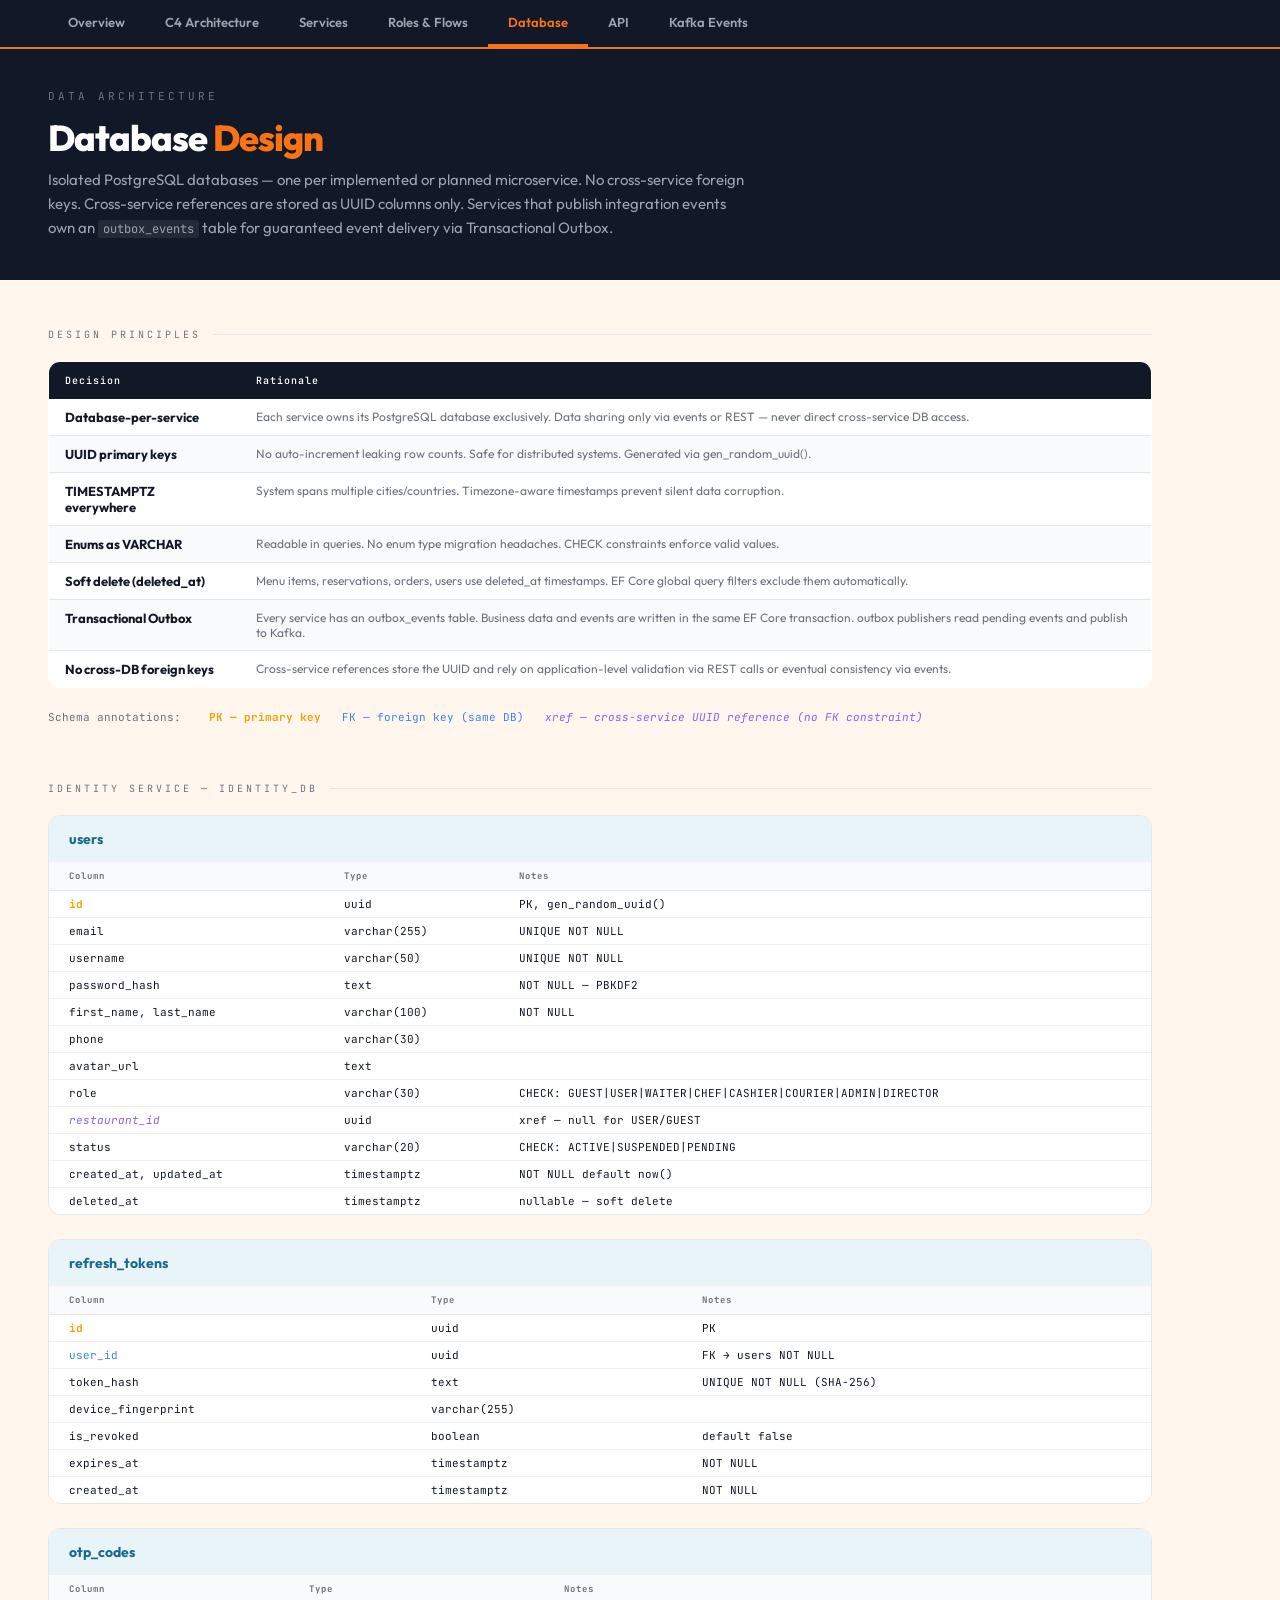
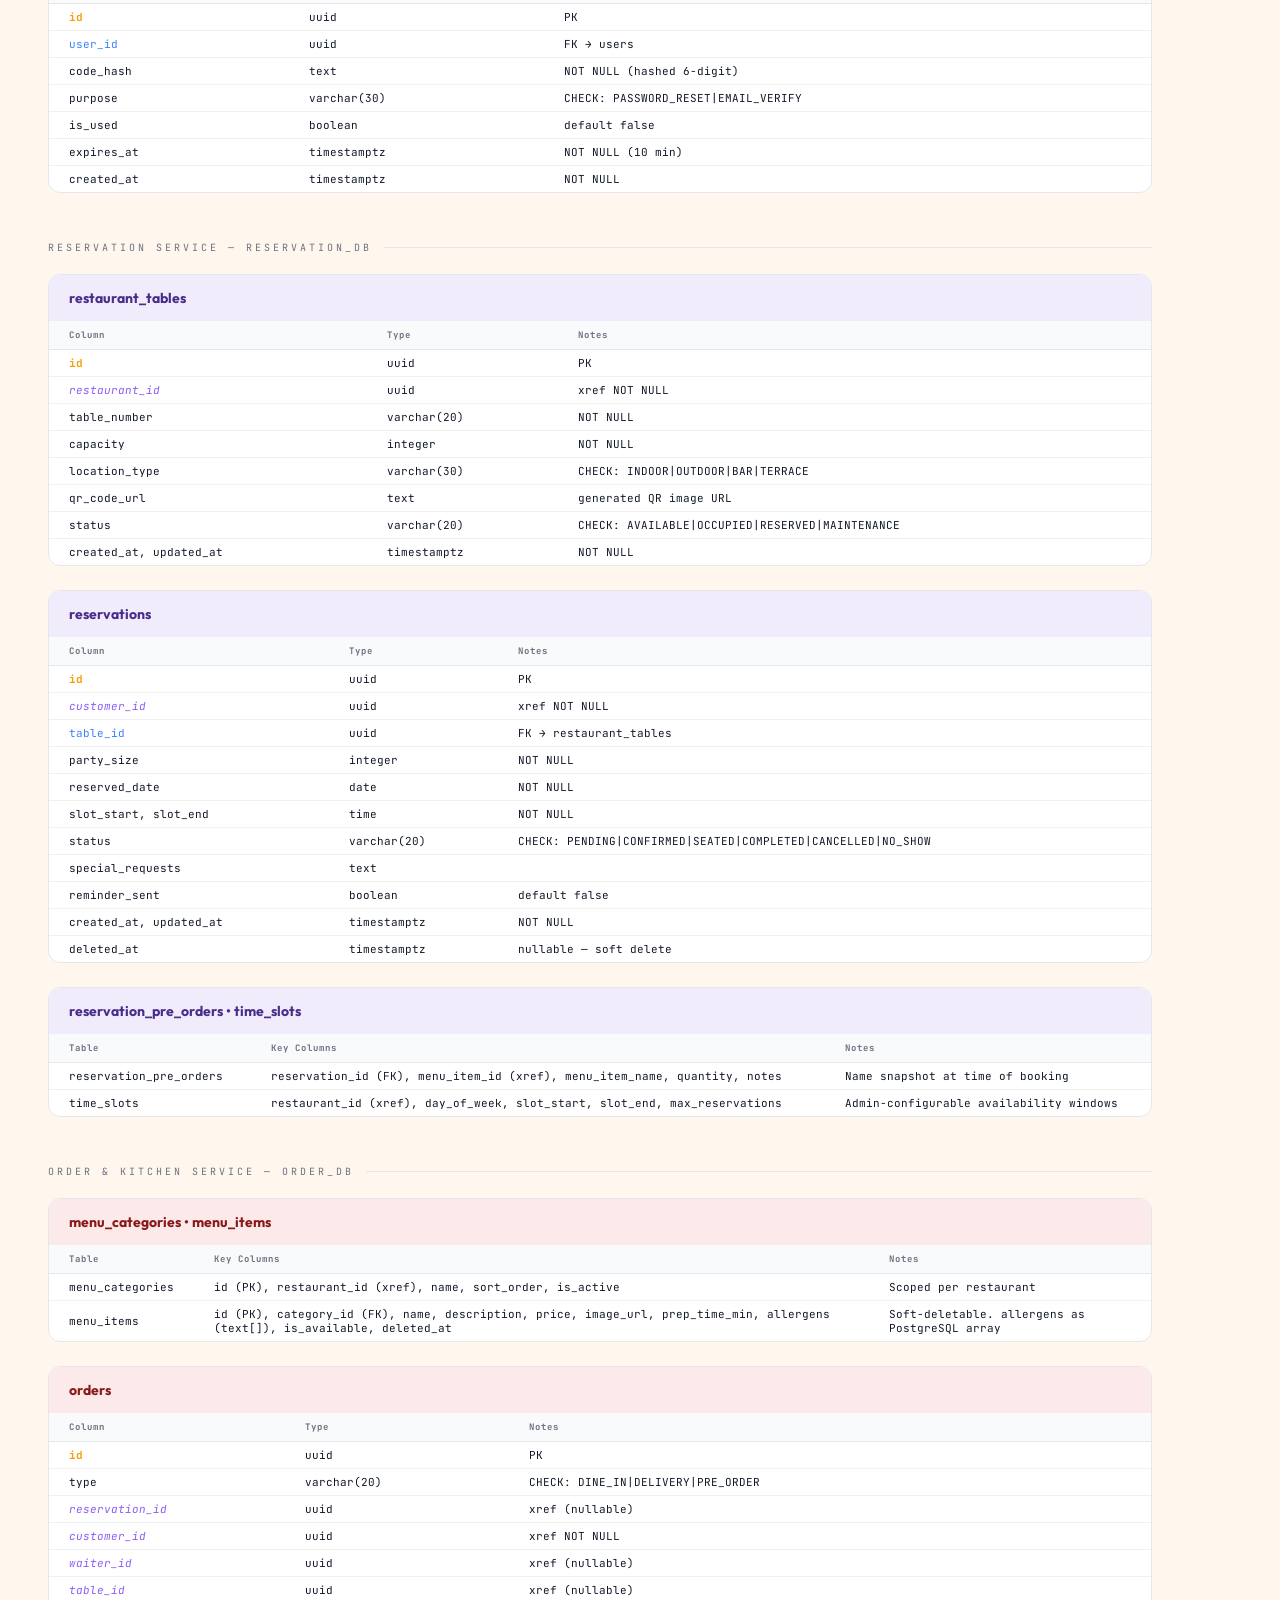
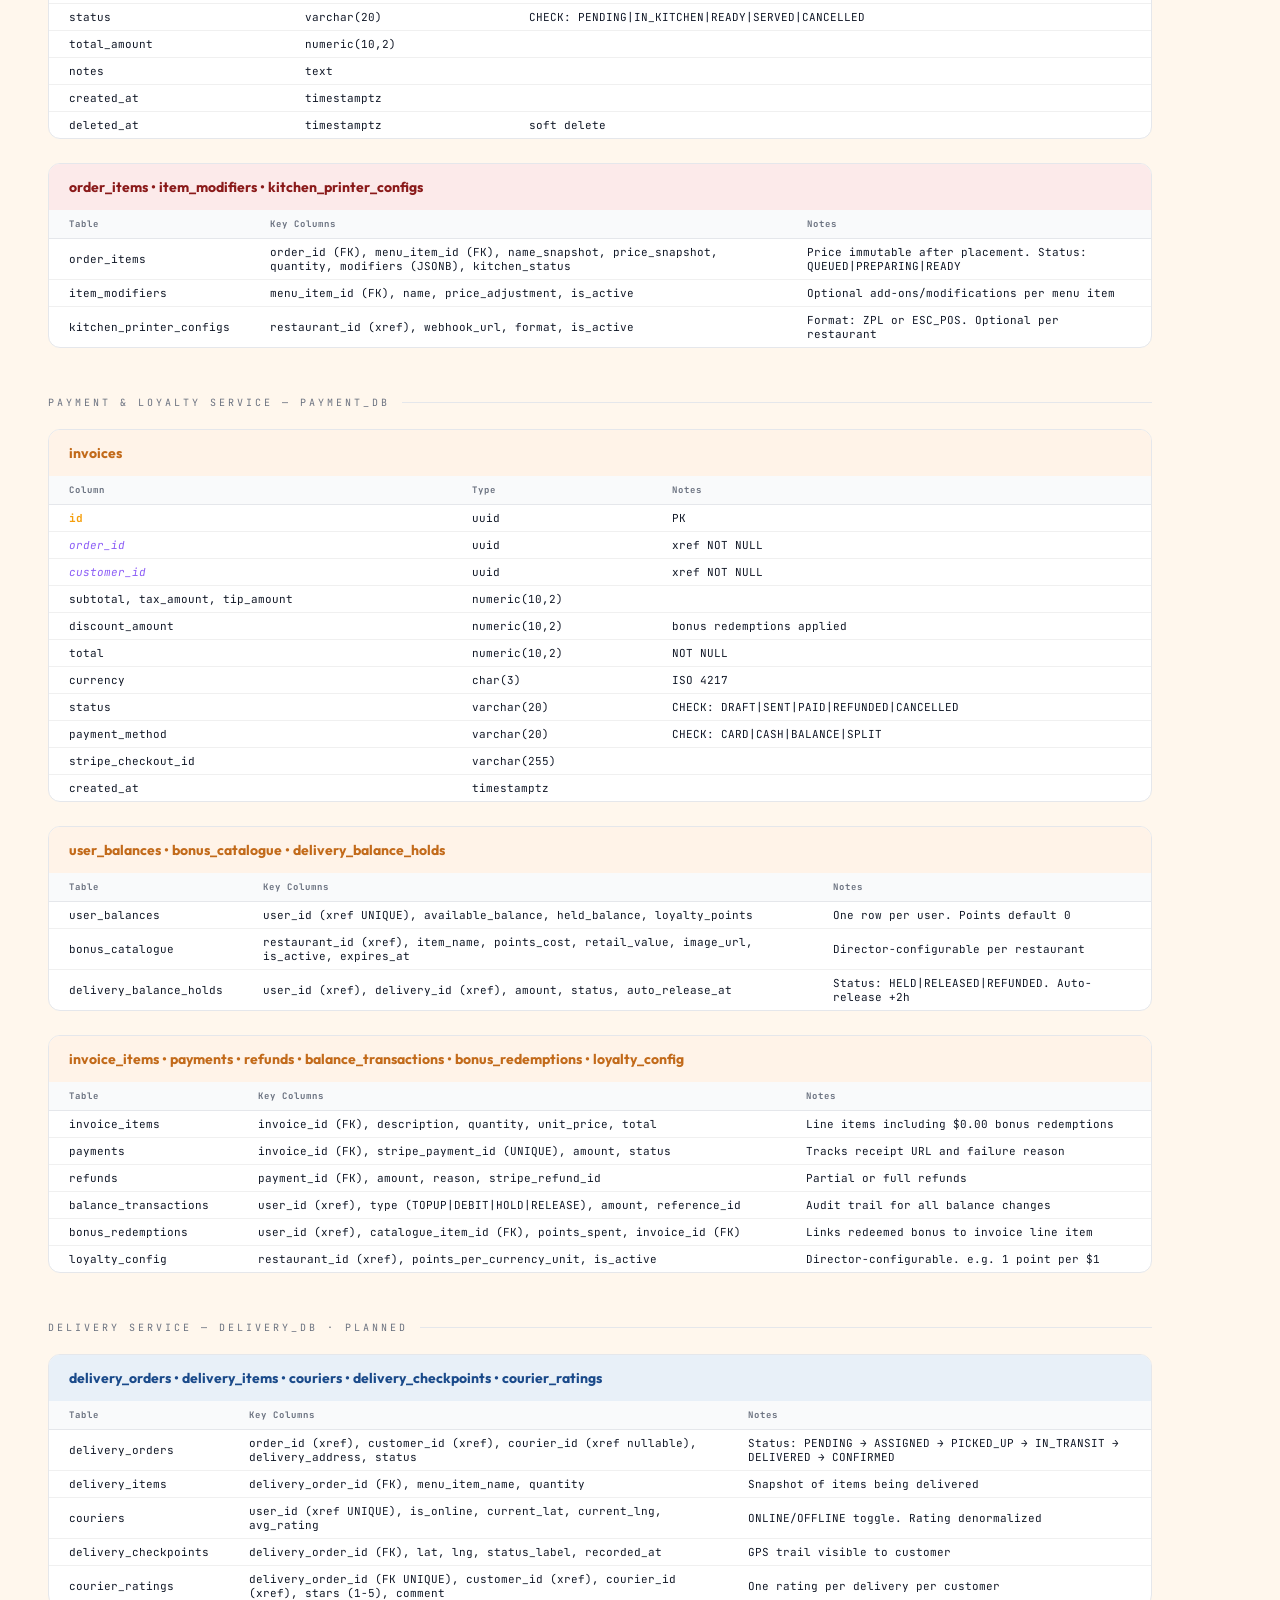
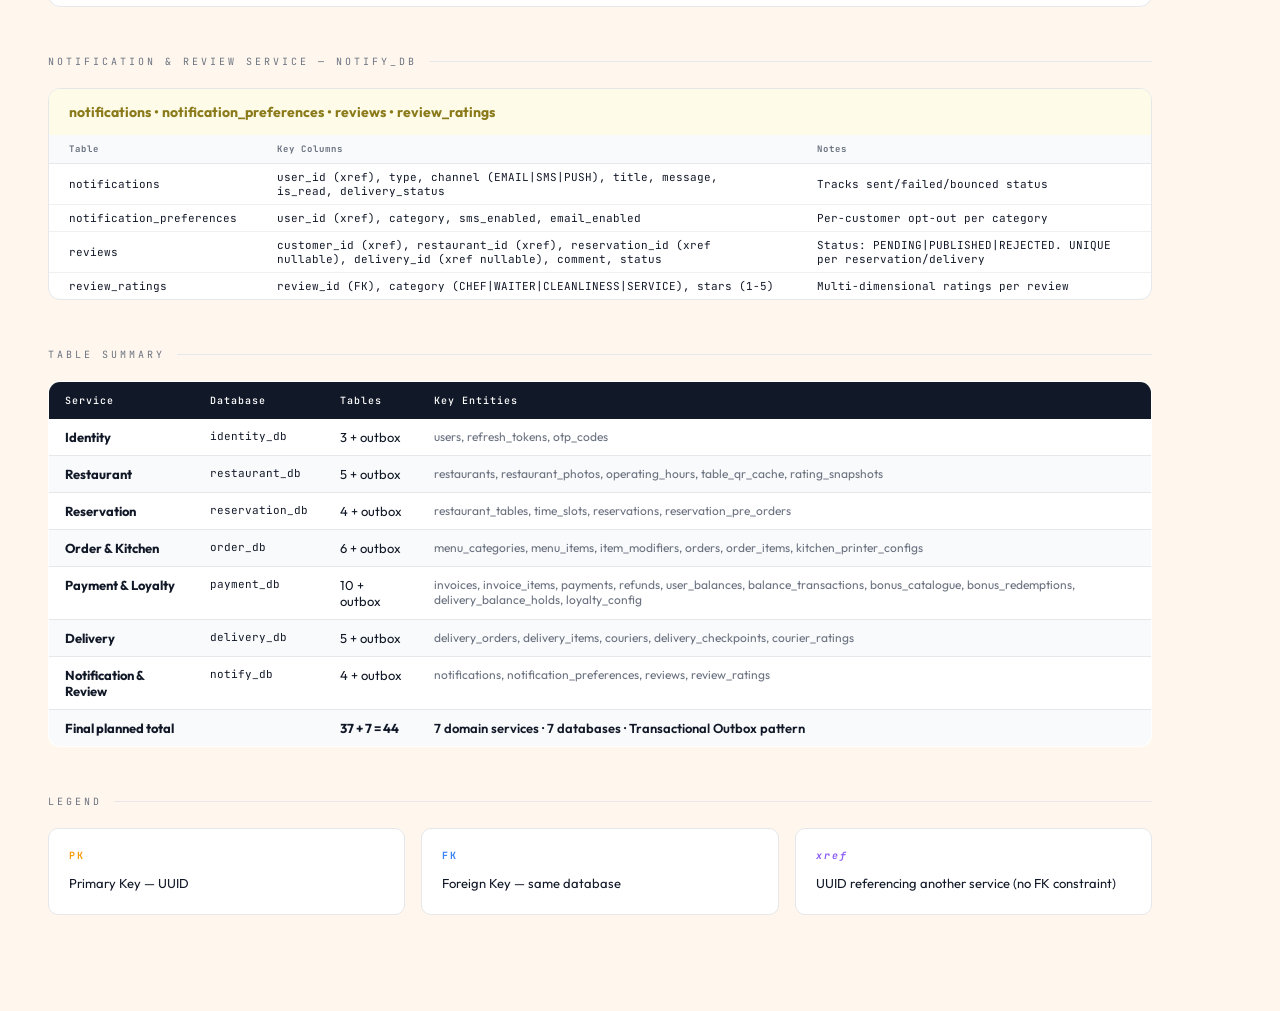
<file: database.html>
<!DOCTYPE html>
<html lang="en">
<head>
<meta charset="UTF-8">
<meta name="viewport" content="width=device-width, initial-scale=1.0">
<title>Tablero — Database Design</title>
<link rel="stylesheet" href="style.css">
</head>
<body>

<nav class="site-nav">
  <a href="index.html">Overview</a>
  <a href="c4.html">C4 Architecture</a>
  <a href="services.html">Services</a>
  <a href="roles.html">Roles &amp; Flows</a>
  <a href="database.html" class="active">Database</a>
  <a href="api.html">API</a>
  <a href="events.html">Kafka Events</a>
</nav>

<div class="site-header">
  <span class="tag">DATA ARCHITECTURE</span>
  <h1>Database <span>Design</span></h1>
  <p>Isolated PostgreSQL databases — one per implemented or planned microservice. No cross-service foreign keys. Cross-service references are stored as UUID columns only. Services that publish integration events own an <code>outbox_events</code> table for guaranteed event delivery via Transactional Outbox.</p>
</div>

<div class="page-content">

  <!-- Design Principles -->
  <div class="section">
    <div class="section-title">Design Principles</div>
    <table class="data-table">
      <thead>
        <tr><th>Decision</th><th>Rationale</th></tr>
      </thead>
      <tbody>
        <tr><td><strong>Database-per-service</strong></td><td class="desc">Each service owns its PostgreSQL database exclusively. Data sharing only via events or REST — never direct cross-service DB access.</td></tr>
        <tr><td><strong>UUID primary keys</strong></td><td class="desc">No auto-increment leaking row counts. Safe for distributed systems. Generated via gen_random_uuid().</td></tr>
        <tr><td><strong>TIMESTAMPTZ everywhere</strong></td><td class="desc">System spans multiple cities/countries. Timezone-aware timestamps prevent silent data corruption.</td></tr>
        <tr><td><strong>Enums as VARCHAR</strong></td><td class="desc">Readable in queries. No enum type migration headaches. CHECK constraints enforce valid values.</td></tr>
        <tr><td><strong>Soft delete (deleted_at)</strong></td><td class="desc">Menu items, reservations, orders, users use deleted_at timestamps. EF Core global query filters exclude them automatically.</td></tr>
        <tr><td><strong>Transactional Outbox</strong></td><td class="desc">Every service has an outbox_events table. Business data and events are written in the same EF Core transaction. outbox publishers read pending events and publish to Kafka.</td></tr>
        <tr><td><strong>No cross-DB foreign keys</strong></td><td class="desc">Cross-service references store the UUID and rely on application-level validation via REST calls or eventual consistency via events.</td></tr>
      </tbody>
    </table>
    <div style="margin-top:12px; font-family:var(--mono); font-size:11px; color:var(--muted); padding:10px 0;">
      Schema annotations: &nbsp;&nbsp;
      <span class="pk" style="margin-right:14px">PK — primary key</span>
      <span class="fk" style="margin-right:14px">FK — foreign key (same DB)</span>
      <span class="xref">xref — cross-service UUID reference (no FK constraint)</span>
    </div>
  </div>

  <!-- identity_db -->
  <div class="section">
    <div class="section-title">Identity Service &mdash; identity_db</div>

    <div class="schema-section">
      <div class="schema-header" style="background:var(--identity-bg); color:var(--identity-text);">users</div>
      <table class="schema-table">
        <thead><tr><th>Column</th><th>Type</th><th>Notes</th></tr></thead>
        <tbody>
          <tr><td class="pk">id</td><td>uuid</td><td>PK, gen_random_uuid()</td></tr>
          <tr><td>email</td><td>varchar(255)</td><td>UNIQUE NOT NULL</td></tr>
          <tr><td>username</td><td>varchar(50)</td><td>UNIQUE NOT NULL</td></tr>
          <tr><td>password_hash</td><td>text</td><td>NOT NULL — PBKDF2</td></tr>
          <tr><td>first_name, last_name</td><td>varchar(100)</td><td>NOT NULL</td></tr>
          <tr><td>phone</td><td>varchar(30)</td><td></td></tr>
          <tr><td>avatar_url</td><td>text</td><td></td></tr>
          <tr><td>role</td><td>varchar(30)</td><td>CHECK: GUEST|USER|WAITER|CHEF|CASHIER|COURIER|ADMIN|DIRECTOR</td></tr>
          <tr><td class="xref">restaurant_id</td><td>uuid</td><td>xref — null for USER/GUEST</td></tr>
          <tr><td>status</td><td>varchar(20)</td><td>CHECK: ACTIVE|SUSPENDED|PENDING</td></tr>
          <tr><td>created_at, updated_at</td><td>timestamptz</td><td>NOT NULL default now()</td></tr>
          <tr><td>deleted_at</td><td>timestamptz</td><td>nullable — soft delete</td></tr>
        </tbody>
      </table>
    </div>

    <div class="schema-section">
      <div class="schema-header" style="background:var(--identity-bg); color:var(--identity-text);">refresh_tokens</div>
      <table class="schema-table">
        <thead><tr><th>Column</th><th>Type</th><th>Notes</th></tr></thead>
        <tbody>
          <tr><td class="pk">id</td><td>uuid</td><td>PK</td></tr>
          <tr><td class="fk">user_id</td><td>uuid</td><td>FK &rarr; users NOT NULL</td></tr>
          <tr><td>token_hash</td><td>text</td><td>UNIQUE NOT NULL (SHA-256)</td></tr>
          <tr><td>device_fingerprint</td><td>varchar(255)</td><td></td></tr>
          <tr><td>is_revoked</td><td>boolean</td><td>default false</td></tr>
          <tr><td>expires_at</td><td>timestamptz</td><td>NOT NULL</td></tr>
          <tr><td>created_at</td><td>timestamptz</td><td>NOT NULL</td></tr>
        </tbody>
      </table>
    </div>

    <div class="schema-section">
      <div class="schema-header" style="background:var(--identity-bg); color:var(--identity-text);">otp_codes</div>
      <table class="schema-table">
        <thead><tr><th>Column</th><th>Type</th><th>Notes</th></tr></thead>
        <tbody>
          <tr><td class="pk">id</td><td>uuid</td><td>PK</td></tr>
          <tr><td class="fk">user_id</td><td>uuid</td><td>FK &rarr; users</td></tr>
          <tr><td>code_hash</td><td>text</td><td>NOT NULL (hashed 6-digit)</td></tr>
          <tr><td>purpose</td><td>varchar(30)</td><td>CHECK: PASSWORD_RESET|EMAIL_VERIFY</td></tr>
          <tr><td>is_used</td><td>boolean</td><td>default false</td></tr>
          <tr><td>expires_at</td><td>timestamptz</td><td>NOT NULL (10 min)</td></tr>
          <tr><td>created_at</td><td>timestamptz</td><td>NOT NULL</td></tr>
        </tbody>
      </table>
    </div>
  </div>

  <!-- reservation_db -->
  <div class="section">
    <div class="section-title">Reservation Service &mdash; reservation_db</div>

    <div class="schema-section">
      <div class="schema-header" style="background:var(--reservation-bg); color:var(--reservation-text);">restaurant_tables</div>
      <table class="schema-table">
        <thead><tr><th>Column</th><th>Type</th><th>Notes</th></tr></thead>
        <tbody>
          <tr><td class="pk">id</td><td>uuid</td><td>PK</td></tr>
          <tr><td class="xref">restaurant_id</td><td>uuid</td><td>xref NOT NULL</td></tr>
          <tr><td>table_number</td><td>varchar(20)</td><td>NOT NULL</td></tr>
          <tr><td>capacity</td><td>integer</td><td>NOT NULL</td></tr>
          <tr><td>location_type</td><td>varchar(30)</td><td>CHECK: INDOOR|OUTDOOR|BAR|TERRACE</td></tr>
          <tr><td>qr_code_url</td><td>text</td><td>generated QR image URL</td></tr>
          <tr><td>status</td><td>varchar(20)</td><td>CHECK: AVAILABLE|OCCUPIED|RESERVED|MAINTENANCE</td></tr>
          <tr><td>created_at, updated_at</td><td>timestamptz</td><td>NOT NULL</td></tr>
        </tbody>
      </table>
    </div>

    <div class="schema-section">
      <div class="schema-header" style="background:var(--reservation-bg); color:var(--reservation-text);">reservations</div>
      <table class="schema-table">
        <thead><tr><th>Column</th><th>Type</th><th>Notes</th></tr></thead>
        <tbody>
          <tr><td class="pk">id</td><td>uuid</td><td>PK</td></tr>
          <tr><td class="xref">customer_id</td><td>uuid</td><td>xref NOT NULL</td></tr>
          <tr><td class="fk">table_id</td><td>uuid</td><td>FK &rarr; restaurant_tables</td></tr>
          <tr><td>party_size</td><td>integer</td><td>NOT NULL</td></tr>
          <tr><td>reserved_date</td><td>date</td><td>NOT NULL</td></tr>
          <tr><td>slot_start, slot_end</td><td>time</td><td>NOT NULL</td></tr>
          <tr><td>status</td><td>varchar(20)</td><td>CHECK: PENDING|CONFIRMED|SEATED|COMPLETED|CANCELLED|NO_SHOW</td></tr>
          <tr><td>special_requests</td><td>text</td><td></td></tr>
          <tr><td>reminder_sent</td><td>boolean</td><td>default false</td></tr>
          <tr><td>created_at, updated_at</td><td>timestamptz</td><td>NOT NULL</td></tr>
          <tr><td>deleted_at</td><td>timestamptz</td><td>nullable — soft delete</td></tr>
        </tbody>
      </table>
    </div>

    <div class="schema-section">
      <div class="schema-header" style="background:var(--reservation-bg); color:var(--reservation-text);">reservation_pre_orders &bull; time_slots</div>
      <table class="schema-table">
        <thead><tr><th>Table</th><th>Key Columns</th><th>Notes</th></tr></thead>
        <tbody>
          <tr><td>reservation_pre_orders</td><td class="mono">reservation_id (FK), menu_item_id (xref), menu_item_name, quantity, notes</td><td>Name snapshot at time of booking</td></tr>
          <tr><td>time_slots</td><td class="mono">restaurant_id (xref), day_of_week, slot_start, slot_end, max_reservations</td><td>Admin-configurable availability windows</td></tr>
        </tbody>
      </table>
    </div>
  </div>

  <!-- order_db -->
  <div class="section">
    <div class="section-title">Order &amp; Kitchen Service &mdash; order_db</div>

    <div class="schema-section">
      <div class="schema-header" style="background:var(--order-bg); color:var(--order-text);">menu_categories &bull; menu_items</div>
      <table class="schema-table">
        <thead><tr><th>Table</th><th>Key Columns</th><th>Notes</th></tr></thead>
        <tbody>
          <tr><td>menu_categories</td><td class="mono">id (PK), restaurant_id (xref), name, sort_order, is_active</td><td>Scoped per restaurant</td></tr>
          <tr><td>menu_items</td><td class="mono">id (PK), category_id (FK), name, description, price, image_url, prep_time_min, allergens (text[]), is_available, deleted_at</td><td>Soft-deletable. allergens as PostgreSQL array</td></tr>
        </tbody>
      </table>
    </div>

    <div class="schema-section">
      <div class="schema-header" style="background:var(--order-bg); color:var(--order-text);">orders</div>
      <table class="schema-table">
        <thead><tr><th>Column</th><th>Type</th><th>Notes</th></tr></thead>
        <tbody>
          <tr><td class="pk">id</td><td>uuid</td><td>PK</td></tr>
          <tr><td>type</td><td>varchar(20)</td><td>CHECK: DINE_IN|DELIVERY|PRE_ORDER</td></tr>
          <tr><td class="xref">reservation_id</td><td>uuid</td><td>xref (nullable)</td></tr>
          <tr><td class="xref">customer_id</td><td>uuid</td><td>xref NOT NULL</td></tr>
          <tr><td class="xref">waiter_id</td><td>uuid</td><td>xref (nullable)</td></tr>
          <tr><td class="xref">table_id</td><td>uuid</td><td>xref (nullable)</td></tr>
          <tr><td>status</td><td>varchar(20)</td><td>CHECK: PENDING|IN_KITCHEN|READY|SERVED|CANCELLED</td></tr>
          <tr><td>total_amount</td><td>numeric(10,2)</td><td></td></tr>
          <tr><td>notes</td><td>text</td><td></td></tr>
          <tr><td>created_at</td><td>timestamptz</td><td></td></tr>
          <tr><td>deleted_at</td><td>timestamptz</td><td>soft delete</td></tr>
        </tbody>
      </table>
    </div>

    <div class="schema-section">
      <div class="schema-header" style="background:var(--order-bg); color:var(--order-text);">order_items &bull; item_modifiers &bull; kitchen_printer_configs</div>
      <table class="schema-table">
        <thead><tr><th>Table</th><th>Key Columns</th><th>Notes</th></tr></thead>
        <tbody>
          <tr><td>order_items</td><td class="mono">order_id (FK), menu_item_id (FK), name_snapshot, price_snapshot, quantity, modifiers (JSONB), kitchen_status</td><td>Price immutable after placement. Status: QUEUED|PREPARING|READY</td></tr>
          <tr><td>item_modifiers</td><td class="mono">menu_item_id (FK), name, price_adjustment, is_active</td><td>Optional add-ons/modifications per menu item</td></tr>
          <tr><td>kitchen_printer_configs</td><td class="mono">restaurant_id (xref), webhook_url, format, is_active</td><td>Format: ZPL or ESC_POS. Optional per restaurant</td></tr>
        </tbody>
      </table>
    </div>
  </div>

  <!-- payment_db -->
  <div class="section">
    <div class="section-title">Payment &amp; Loyalty Service &mdash; payment_db</div>

    <div class="schema-section">
      <div class="schema-header" style="background:var(--payment-bg); color:var(--payment-text);">invoices</div>
      <table class="schema-table">
        <thead><tr><th>Column</th><th>Type</th><th>Notes</th></tr></thead>
        <tbody>
          <tr><td class="pk">id</td><td>uuid</td><td>PK</td></tr>
          <tr><td class="xref">order_id</td><td>uuid</td><td>xref NOT NULL</td></tr>
          <tr><td class="xref">customer_id</td><td>uuid</td><td>xref NOT NULL</td></tr>
          <tr><td>subtotal, tax_amount, tip_amount</td><td>numeric(10,2)</td><td></td></tr>
          <tr><td>discount_amount</td><td>numeric(10,2)</td><td>bonus redemptions applied</td></tr>
          <tr><td>total</td><td>numeric(10,2)</td><td>NOT NULL</td></tr>
          <tr><td>currency</td><td>char(3)</td><td>ISO 4217</td></tr>
          <tr><td>status</td><td>varchar(20)</td><td>CHECK: DRAFT|SENT|PAID|REFUNDED|CANCELLED</td></tr>
          <tr><td>payment_method</td><td>varchar(20)</td><td>CHECK: CARD|CASH|BALANCE|SPLIT</td></tr>
          <tr><td>stripe_checkout_id</td><td>varchar(255)</td><td></td></tr>
          <tr><td>created_at</td><td>timestamptz</td><td></td></tr>
        </tbody>
      </table>
    </div>

    <div class="schema-section">
      <div class="schema-header" style="background:var(--payment-bg); color:var(--payment-text);">user_balances &bull; bonus_catalogue &bull; delivery_balance_holds</div>
      <table class="schema-table">
        <thead><tr><th>Table</th><th>Key Columns</th><th>Notes</th></tr></thead>
        <tbody>
          <tr><td>user_balances</td><td class="mono">user_id (xref UNIQUE), available_balance, held_balance, loyalty_points</td><td>One row per user. Points default 0</td></tr>
          <tr><td>bonus_catalogue</td><td class="mono">restaurant_id (xref), item_name, points_cost, retail_value, image_url, is_active, expires_at</td><td>Director-configurable per restaurant</td></tr>
          <tr><td>delivery_balance_holds</td><td class="mono">user_id (xref), delivery_id (xref), amount, status, auto_release_at</td><td>Status: HELD|RELEASED|REFUNDED. Auto-release +2h</td></tr>
        </tbody>
      </table>
    </div>

    <div class="schema-section">
      <div class="schema-header" style="background:var(--payment-bg); color:var(--payment-text);">invoice_items &bull; payments &bull; refunds &bull; balance_transactions &bull; bonus_redemptions &bull; loyalty_config</div>
      <table class="schema-table">
        <thead><tr><th>Table</th><th>Key Columns</th><th>Notes</th></tr></thead>
        <tbody>
          <tr><td>invoice_items</td><td class="mono">invoice_id (FK), description, quantity, unit_price, total</td><td>Line items including $0.00 bonus redemptions</td></tr>
          <tr><td>payments</td><td class="mono">invoice_id (FK), stripe_payment_id (UNIQUE), amount, status</td><td>Tracks receipt URL and failure reason</td></tr>
          <tr><td>refunds</td><td class="mono">payment_id (FK), amount, reason, stripe_refund_id</td><td>Partial or full refunds</td></tr>
          <tr><td>balance_transactions</td><td class="mono">user_id (xref), type (TOPUP|DEBIT|HOLD|RELEASE), amount, reference_id</td><td>Audit trail for all balance changes</td></tr>
          <tr><td>bonus_redemptions</td><td class="mono">user_id (xref), catalogue_item_id (FK), points_spent, invoice_id (FK)</td><td>Links redeemed bonus to invoice line item</td></tr>
          <tr><td>loyalty_config</td><td class="mono">restaurant_id (xref), points_per_currency_unit, is_active</td><td>Director-configurable. e.g. 1 point per $1</td></tr>
        </tbody>
      </table>
    </div>
  </div>

  <!-- delivery_db -->
  <div class="section">
    <div class="section-title">Delivery Service &mdash; delivery_db &middot; planned</div>

    <div class="schema-section">
      <div class="schema-header" style="background:var(--delivery-bg); color:var(--delivery-text);">delivery_orders &bull; delivery_items &bull; couriers &bull; delivery_checkpoints &bull; courier_ratings</div>
      <table class="schema-table">
        <thead><tr><th>Table</th><th>Key Columns</th><th>Notes</th></tr></thead>
        <tbody>
          <tr><td>delivery_orders</td><td class="mono">order_id (xref), customer_id (xref), courier_id (xref nullable), delivery_address, status</td><td>Status: PENDING &rarr; ASSIGNED &rarr; PICKED_UP &rarr; IN_TRANSIT &rarr; DELIVERED &rarr; CONFIRMED</td></tr>
          <tr><td>delivery_items</td><td class="mono">delivery_order_id (FK), menu_item_name, quantity</td><td>Snapshot of items being delivered</td></tr>
          <tr><td>couriers</td><td class="mono">user_id (xref UNIQUE), is_online, current_lat, current_lng, avg_rating</td><td>ONLINE/OFFLINE toggle. Rating denormalized</td></tr>
          <tr><td>delivery_checkpoints</td><td class="mono">delivery_order_id (FK), lat, lng, status_label, recorded_at</td><td>GPS trail visible to customer</td></tr>
          <tr><td>courier_ratings</td><td class="mono">delivery_order_id (FK UNIQUE), customer_id (xref), courier_id (xref), stars (1-5), comment</td><td>One rating per delivery per customer</td></tr>
        </tbody>
      </table>
    </div>
  </div>

  <!-- notify_db -->
  <div class="section">
    <div class="section-title">Notification &amp; Review Service &mdash; notify_db</div>

    <div class="schema-section">
      <div class="schema-header" style="background:var(--notify-bg); color:var(--notify-text);">notifications &bull; notification_preferences &bull; reviews &bull; review_ratings</div>
      <table class="schema-table">
        <thead><tr><th>Table</th><th>Key Columns</th><th>Notes</th></tr></thead>
        <tbody>
          <tr><td>notifications</td><td class="mono">user_id (xref), type, channel (EMAIL|SMS|PUSH), title, message, is_read, delivery_status</td><td>Tracks sent/failed/bounced status</td></tr>
          <tr><td>notification_preferences</td><td class="mono">user_id (xref), category, sms_enabled, email_enabled</td><td>Per-customer opt-out per category</td></tr>
          <tr><td>reviews</td><td class="mono">customer_id (xref), restaurant_id (xref), reservation_id (xref nullable), delivery_id (xref nullable), comment, status</td><td>Status: PENDING|PUBLISHED|REJECTED. UNIQUE per reservation/delivery</td></tr>
          <tr><td>review_ratings</td><td class="mono">review_id (FK), category (CHEF|WAITER|CLEANLINESS|SERVICE), stars (1-5)</td><td>Multi-dimensional ratings per review</td></tr>
        </tbody>
      </table>
    </div>
  </div>

  <!-- Table Summary -->
  <div class="section">
    <div class="section-title">Table Summary</div>
    <table class="data-table">
      <thead>
        <tr><th>Service</th><th>Database</th><th>Tables</th><th>Key Entities</th></tr>
      </thead>
      <tbody>
        <tr><td><strong>Identity</strong></td><td class="mono">identity_db</td><td>3 + outbox</td><td class="desc">users, refresh_tokens, otp_codes</td></tr>
        <tr><td><strong>Restaurant</strong></td><td class="mono">restaurant_db</td><td>5 + outbox</td><td class="desc">restaurants, restaurant_photos, operating_hours, table_qr_cache, rating_snapshots</td></tr>
        <tr><td><strong>Reservation</strong></td><td class="mono">reservation_db</td><td>4 + outbox</td><td class="desc">restaurant_tables, time_slots, reservations, reservation_pre_orders</td></tr>
        <tr><td><strong>Order &amp; Kitchen</strong></td><td class="mono">order_db</td><td>6 + outbox</td><td class="desc">menu_categories, menu_items, item_modifiers, orders, order_items, kitchen_printer_configs</td></tr>
        <tr><td><strong>Payment &amp; Loyalty</strong></td><td class="mono">payment_db</td><td>10 + outbox</td><td class="desc">invoices, invoice_items, payments, refunds, user_balances, balance_transactions, bonus_catalogue, bonus_redemptions, delivery_balance_holds, loyalty_config</td></tr>
        <tr><td><strong>Delivery</strong></td><td class="mono">delivery_db</td><td>5 + outbox</td><td class="desc">delivery_orders, delivery_items, couriers, delivery_checkpoints, courier_ratings</td></tr>
        <tr><td><strong>Notification &amp; Review</strong></td><td class="mono">notify_db</td><td>4 + outbox</td><td class="desc">notifications, notification_preferences, reviews, review_ratings</td></tr>
        <tr class="highlight-row"><td><strong>Final planned total</strong></td><td></td><td><strong>37 + 7 = 44</strong></td><td>7 domain services &middot; 7 databases &middot; Transactional Outbox pattern</td></tr>
      </tbody>
    </table>
  </div>

  <!-- Legend -->
  <div class="section">
    <div class="section-title">Legend</div>
    <div class="info-grid" style="grid-template-columns: repeat(3, 1fr);">
      <div class="info-box"><h4><span class="pk">PK</span></h4><p>Primary Key — UUID</p></div>
      <div class="info-box"><h4><span class="fk">FK</span></h4><p>Foreign Key — same database</p></div>
      <div class="info-box"><h4><span class="xref">xref</span></h4><p>UUID referencing another service (no FK constraint)</p></div>
    </div>
  </div>

</div>

</body>
</html>
</file>
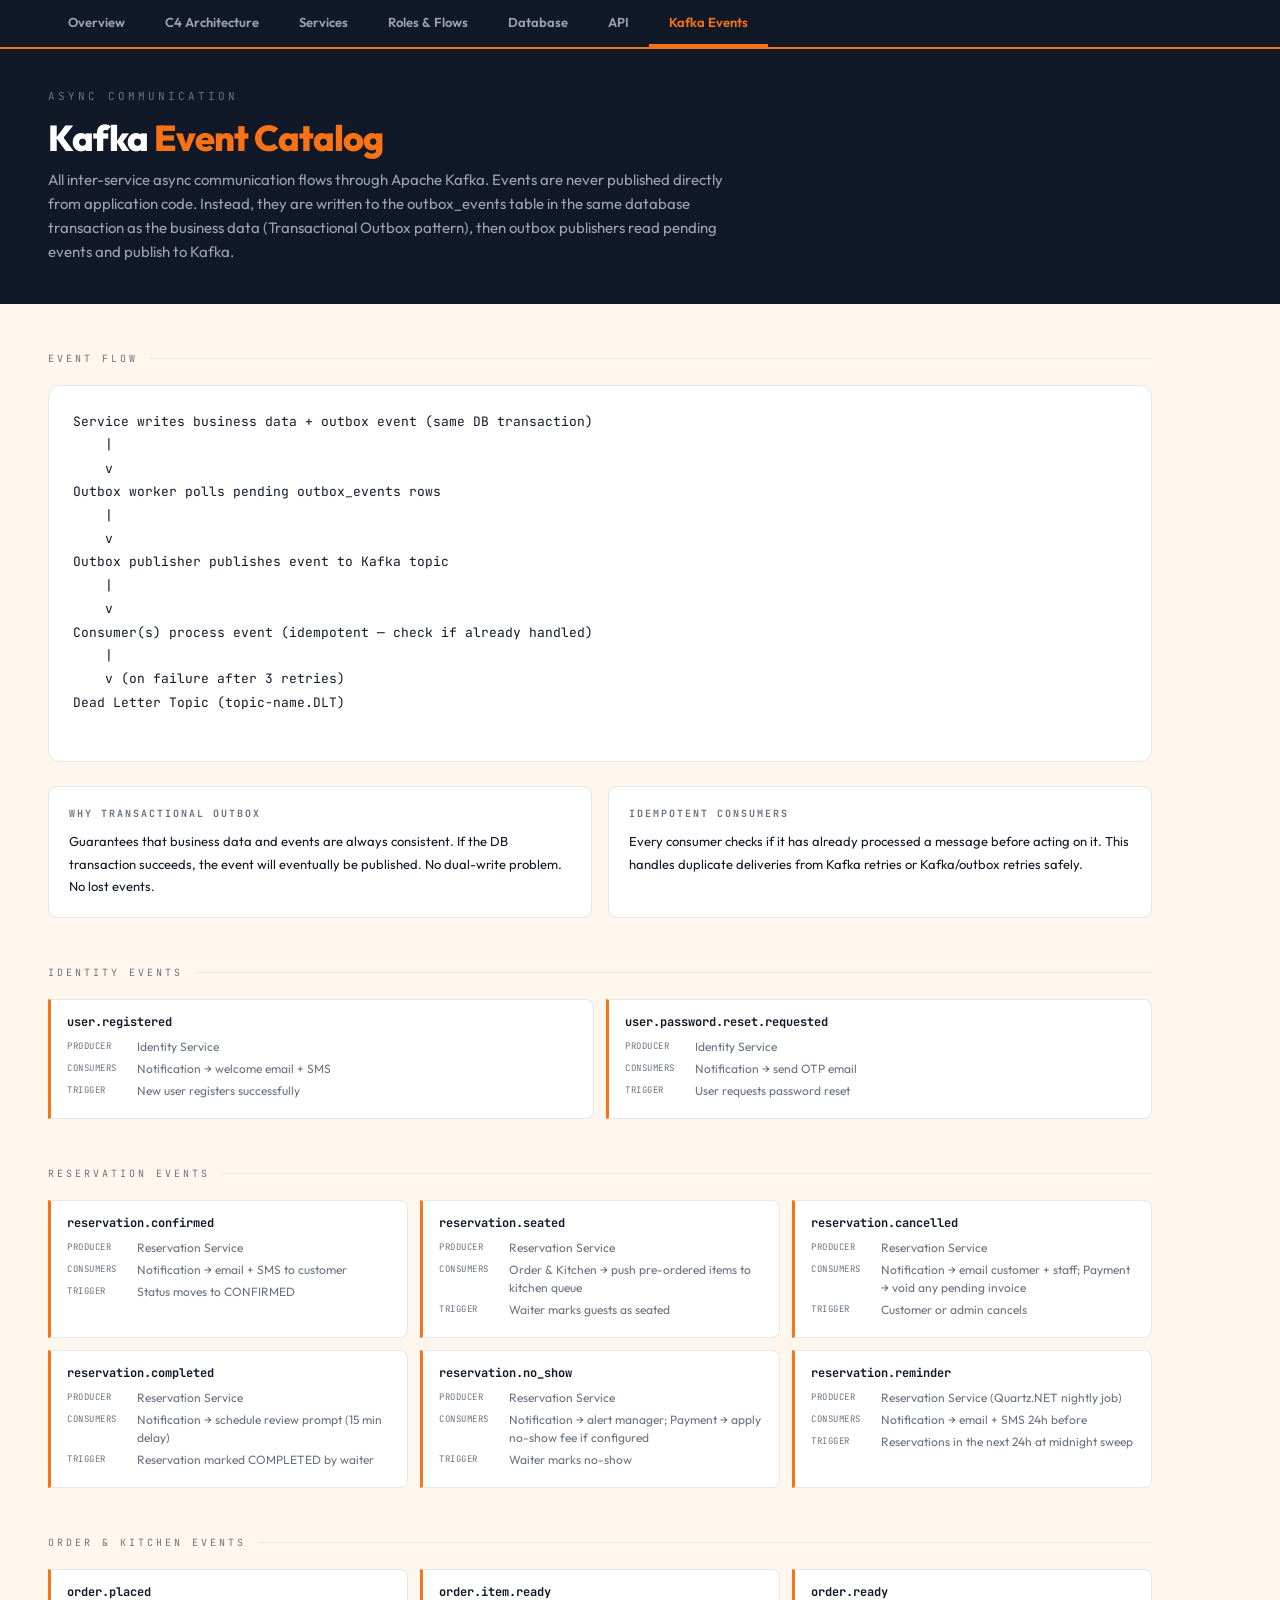
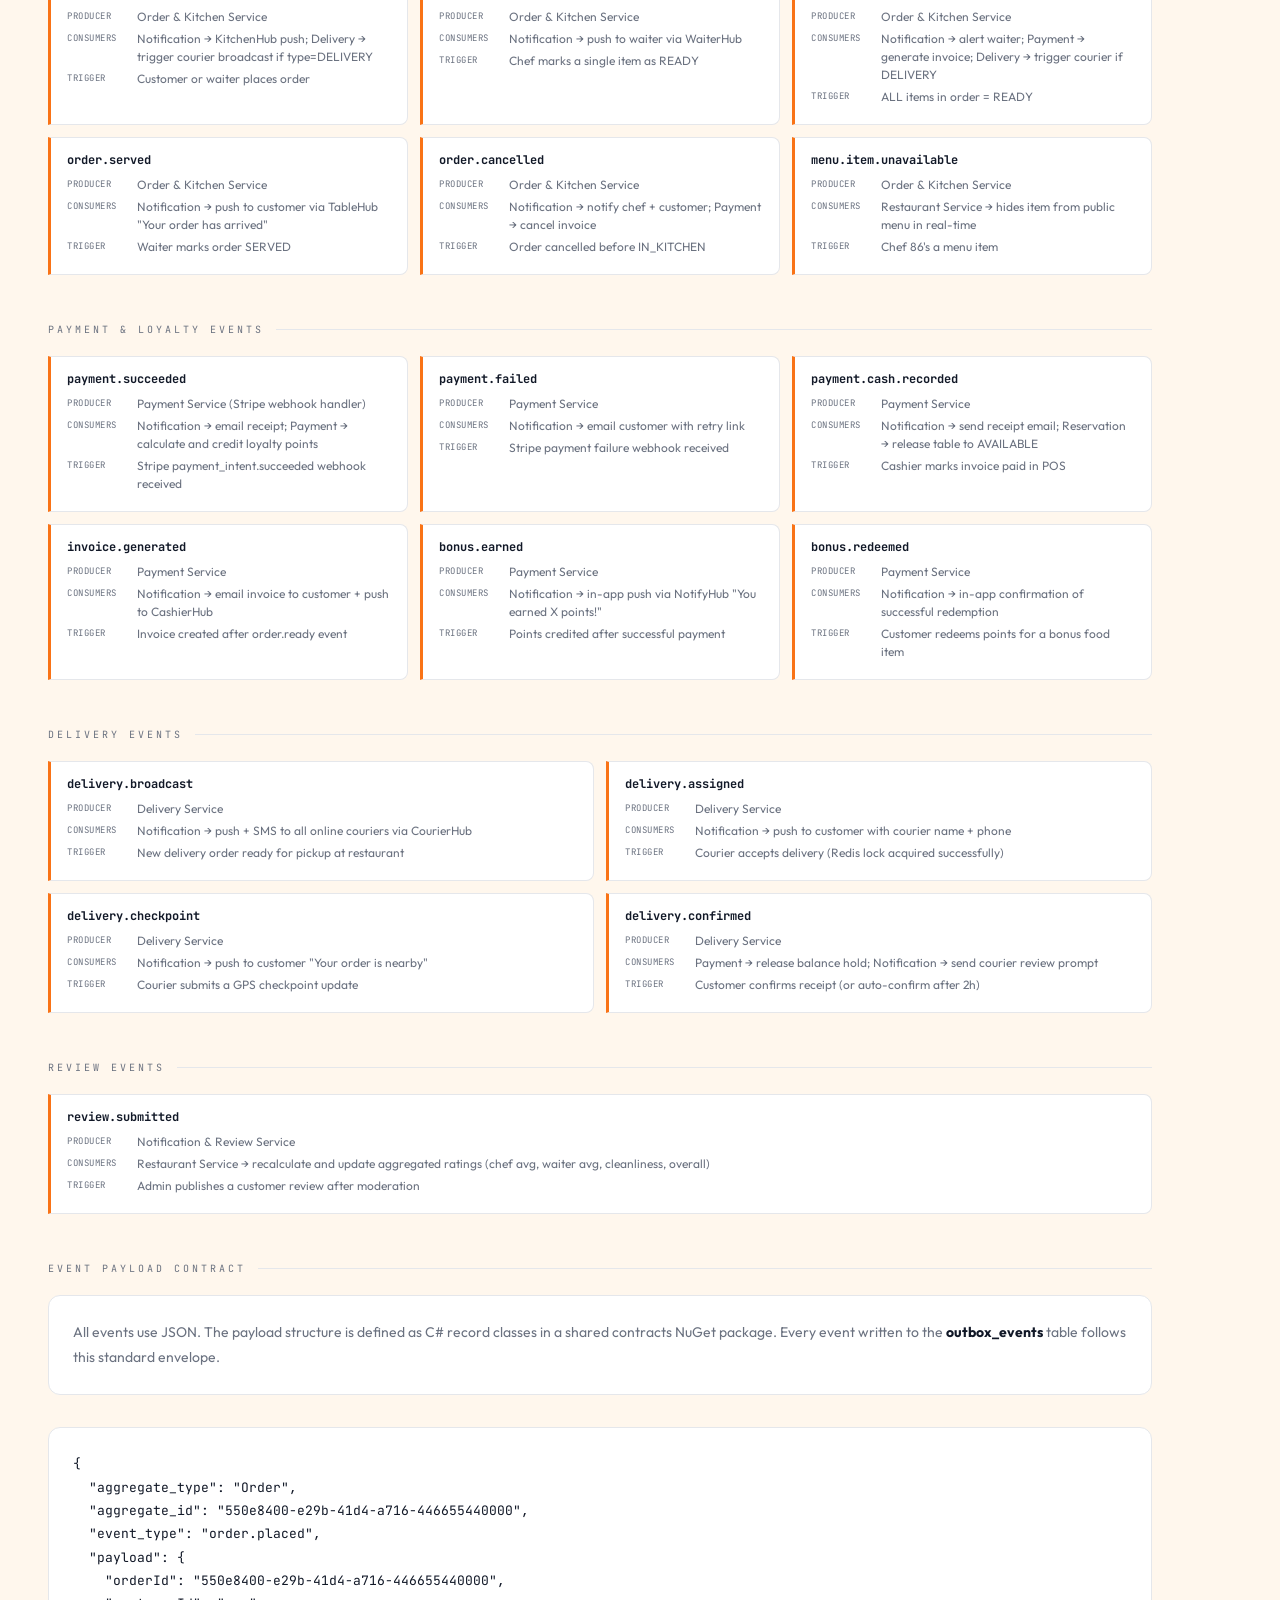
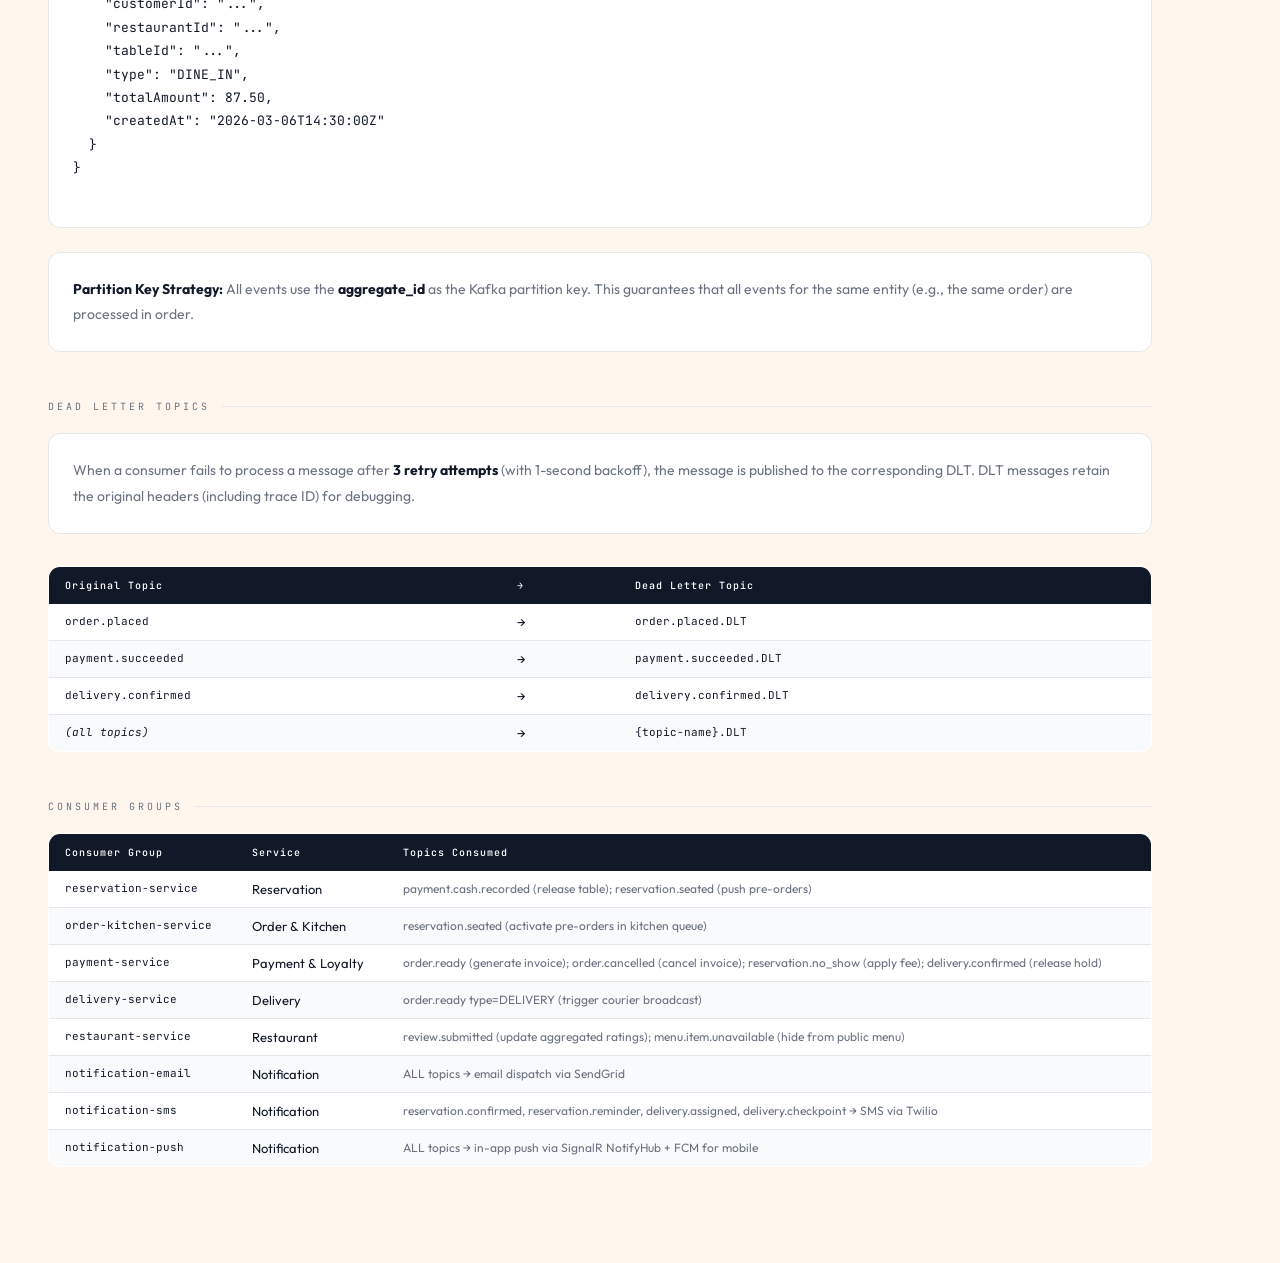
<file: events.html>
<!DOCTYPE html>
<html lang="en">
<head>
<meta charset="UTF-8">
<meta name="viewport" content="width=device-width, initial-scale=1.0">
<title>Tablero — Kafka Event Catalog</title>
<link rel="stylesheet" href="style.css">
</head>
<body>

<nav class="site-nav">
  <a href="index.html">Overview</a>
  <a href="c4.html">C4 Architecture</a>
  <a href="services.html">Services</a>
  <a href="roles.html">Roles &amp; Flows</a>
  <a href="database.html">Database</a>
  <a href="api.html">API</a>
  <a href="events.html" class="active">Kafka Events</a>
</nav>

<div class="site-header">
  <span class="tag">ASYNC COMMUNICATION</span>
  <h1>Kafka <span>Event Catalog</span></h1>
  <p>All inter-service async communication flows through Apache Kafka. Events are never published directly from application code. Instead, they are written to the outbox_events table in the same database transaction as the business data (Transactional Outbox pattern), then outbox publishers read pending events and publish to Kafka.</p>
</div>

<div class="page-content">

  <!-- Event Flow -->
  <div class="section">
    <div class="section-title">Event Flow</div>
    <div class="flow-box">
      <pre>
Service writes business data + outbox event (same DB transaction)
    |
    v
Outbox worker polls pending outbox_events rows
    |
    v
Outbox publisher publishes event to Kafka topic
    |
    v
Consumer(s) process event (idempotent — check if already handled)
    |
    v (on failure after 3 retries)
Dead Letter Topic (topic-name.DLT)
      </pre>
    </div>
    <div class="info-grid">
      <div class="info-box">
        <h4>WHY TRANSACTIONAL OUTBOX</h4>
        <p>Guarantees that business data and events are always consistent. If the DB transaction succeeds, the event will eventually be published. No dual-write problem. No lost events.</p>
      </div>
      <div class="info-box">
        <h4>IDEMPOTENT CONSUMERS</h4>
        <p>Every consumer checks if it has already processed a message before acting on it. This handles duplicate deliveries from Kafka retries or Kafka/outbox retries safely.</p>
      </div>
    </div>
  </div>

  <!-- Identity Events -->
  <div class="section">
    <div class="section-title">Identity Events</div>
    <div class="event-grid">
      <div class="event-card">
        <span class="ev-name">user.registered</span>
        <div class="ev-row"><span class="ev-key">Producer</span><span class="ev-val">Identity Service</span></div>
        <div class="ev-row"><span class="ev-key">Consumers</span><span class="ev-val">Notification &rarr; welcome email + SMS</span></div>
        <div class="ev-row"><span class="ev-key">Trigger</span><span class="ev-val">New user registers successfully</span></div>
      </div>
      <div class="event-card">
        <span class="ev-name">user.password.reset.requested</span>
        <div class="ev-row"><span class="ev-key">Producer</span><span class="ev-val">Identity Service</span></div>
        <div class="ev-row"><span class="ev-key">Consumers</span><span class="ev-val">Notification &rarr; send OTP email</span></div>
        <div class="ev-row"><span class="ev-key">Trigger</span><span class="ev-val">User requests password reset</span></div>
      </div>
    </div>
  </div>

  <!-- Reservation Events -->
  <div class="section">
    <div class="section-title">Reservation Events</div>
    <div class="event-grid-3">
      <div class="event-card">
        <span class="ev-name">reservation.confirmed</span>
        <div class="ev-row"><span class="ev-key">Producer</span><span class="ev-val">Reservation Service</span></div>
        <div class="ev-row"><span class="ev-key">Consumers</span><span class="ev-val">Notification &rarr; email + SMS to customer</span></div>
        <div class="ev-row"><span class="ev-key">Trigger</span><span class="ev-val">Status moves to CONFIRMED</span></div>
      </div>
      <div class="event-card">
        <span class="ev-name">reservation.seated</span>
        <div class="ev-row"><span class="ev-key">Producer</span><span class="ev-val">Reservation Service</span></div>
        <div class="ev-row"><span class="ev-key">Consumers</span><span class="ev-val">Order &amp; Kitchen &rarr; push pre-ordered items to kitchen queue</span></div>
        <div class="ev-row"><span class="ev-key">Trigger</span><span class="ev-val">Waiter marks guests as seated</span></div>
      </div>
      <div class="event-card">
        <span class="ev-name">reservation.cancelled</span>
        <div class="ev-row"><span class="ev-key">Producer</span><span class="ev-val">Reservation Service</span></div>
        <div class="ev-row"><span class="ev-key">Consumers</span><span class="ev-val">Notification &rarr; email customer + staff; Payment &rarr; void any pending invoice</span></div>
        <div class="ev-row"><span class="ev-key">Trigger</span><span class="ev-val">Customer or admin cancels</span></div>
      </div>
      <div class="event-card">
        <span class="ev-name">reservation.completed</span>
        <div class="ev-row"><span class="ev-key">Producer</span><span class="ev-val">Reservation Service</span></div>
        <div class="ev-row"><span class="ev-key">Consumers</span><span class="ev-val">Notification &rarr; schedule review prompt (15 min delay)</span></div>
        <div class="ev-row"><span class="ev-key">Trigger</span><span class="ev-val">Reservation marked COMPLETED by waiter</span></div>
      </div>
      <div class="event-card">
        <span class="ev-name">reservation.no_show</span>
        <div class="ev-row"><span class="ev-key">Producer</span><span class="ev-val">Reservation Service</span></div>
        <div class="ev-row"><span class="ev-key">Consumers</span><span class="ev-val">Notification &rarr; alert manager; Payment &rarr; apply no-show fee if configured</span></div>
        <div class="ev-row"><span class="ev-key">Trigger</span><span class="ev-val">Waiter marks no-show</span></div>
      </div>
      <div class="event-card">
        <span class="ev-name">reservation.reminder</span>
        <div class="ev-row"><span class="ev-key">Producer</span><span class="ev-val">Reservation Service (Quartz.NET nightly job)</span></div>
        <div class="ev-row"><span class="ev-key">Consumers</span><span class="ev-val">Notification &rarr; email + SMS 24h before</span></div>
        <div class="ev-row"><span class="ev-key">Trigger</span><span class="ev-val">Reservations in the next 24h at midnight sweep</span></div>
      </div>
    </div>
  </div>

  <!-- Order Events -->
  <div class="section">
    <div class="section-title">Order &amp; Kitchen Events</div>
    <div class="event-grid-3">
      <div class="event-card">
        <span class="ev-name">order.placed</span>
        <div class="ev-row"><span class="ev-key">Producer</span><span class="ev-val">Order &amp; Kitchen Service</span></div>
        <div class="ev-row"><span class="ev-key">Consumers</span><span class="ev-val">Notification &rarr; KitchenHub push; Delivery &rarr; trigger courier broadcast if type=DELIVERY</span></div>
        <div class="ev-row"><span class="ev-key">Trigger</span><span class="ev-val">Customer or waiter places order</span></div>
      </div>
      <div class="event-card">
        <span class="ev-name">order.item.ready</span>
        <div class="ev-row"><span class="ev-key">Producer</span><span class="ev-val">Order &amp; Kitchen Service</span></div>
        <div class="ev-row"><span class="ev-key">Consumers</span><span class="ev-val">Notification &rarr; push to waiter via WaiterHub</span></div>
        <div class="ev-row"><span class="ev-key">Trigger</span><span class="ev-val">Chef marks a single item as READY</span></div>
      </div>
      <div class="event-card">
        <span class="ev-name">order.ready</span>
        <div class="ev-row"><span class="ev-key">Producer</span><span class="ev-val">Order &amp; Kitchen Service</span></div>
        <div class="ev-row"><span class="ev-key">Consumers</span><span class="ev-val">Notification &rarr; alert waiter; Payment &rarr; generate invoice; Delivery &rarr; trigger courier if DELIVERY</span></div>
        <div class="ev-row"><span class="ev-key">Trigger</span><span class="ev-val">ALL items in order = READY</span></div>
      </div>
      <div class="event-card">
        <span class="ev-name">order.served</span>
        <div class="ev-row"><span class="ev-key">Producer</span><span class="ev-val">Order &amp; Kitchen Service</span></div>
        <div class="ev-row"><span class="ev-key">Consumers</span><span class="ev-val">Notification &rarr; push to customer via TableHub "Your order has arrived"</span></div>
        <div class="ev-row"><span class="ev-key">Trigger</span><span class="ev-val">Waiter marks order SERVED</span></div>
      </div>
      <div class="event-card">
        <span class="ev-name">order.cancelled</span>
        <div class="ev-row"><span class="ev-key">Producer</span><span class="ev-val">Order &amp; Kitchen Service</span></div>
        <div class="ev-row"><span class="ev-key">Consumers</span><span class="ev-val">Notification &rarr; notify chef + customer; Payment &rarr; cancel invoice</span></div>
        <div class="ev-row"><span class="ev-key">Trigger</span><span class="ev-val">Order cancelled before IN_KITCHEN</span></div>
      </div>
      <div class="event-card">
        <span class="ev-name">menu.item.unavailable</span>
        <div class="ev-row"><span class="ev-key">Producer</span><span class="ev-val">Order &amp; Kitchen Service</span></div>
        <div class="ev-row"><span class="ev-key">Consumers</span><span class="ev-val">Restaurant Service &rarr; hides item from public menu in real-time</span></div>
        <div class="ev-row"><span class="ev-key">Trigger</span><span class="ev-val">Chef 86's a menu item</span></div>
      </div>
    </div>
  </div>

  <!-- Payment Events -->
  <div class="section">
    <div class="section-title">Payment &amp; Loyalty Events</div>
    <div class="event-grid-3">
      <div class="event-card">
        <span class="ev-name">payment.succeeded</span>
        <div class="ev-row"><span class="ev-key">Producer</span><span class="ev-val">Payment Service (Stripe webhook handler)</span></div>
        <div class="ev-row"><span class="ev-key">Consumers</span><span class="ev-val">Notification &rarr; email receipt; Payment &rarr; calculate and credit loyalty points</span></div>
        <div class="ev-row"><span class="ev-key">Trigger</span><span class="ev-val">Stripe payment_intent.succeeded webhook received</span></div>
      </div>
      <div class="event-card">
        <span class="ev-name">payment.failed</span>
        <div class="ev-row"><span class="ev-key">Producer</span><span class="ev-val">Payment Service</span></div>
        <div class="ev-row"><span class="ev-key">Consumers</span><span class="ev-val">Notification &rarr; email customer with retry link</span></div>
        <div class="ev-row"><span class="ev-key">Trigger</span><span class="ev-val">Stripe payment failure webhook received</span></div>
      </div>
      <div class="event-card">
        <span class="ev-name">payment.cash.recorded</span>
        <div class="ev-row"><span class="ev-key">Producer</span><span class="ev-val">Payment Service</span></div>
        <div class="ev-row"><span class="ev-key">Consumers</span><span class="ev-val">Notification &rarr; send receipt email; Reservation &rarr; release table to AVAILABLE</span></div>
        <div class="ev-row"><span class="ev-key">Trigger</span><span class="ev-val">Cashier marks invoice paid in POS</span></div>
      </div>
      <div class="event-card">
        <span class="ev-name">invoice.generated</span>
        <div class="ev-row"><span class="ev-key">Producer</span><span class="ev-val">Payment Service</span></div>
        <div class="ev-row"><span class="ev-key">Consumers</span><span class="ev-val">Notification &rarr; email invoice to customer + push to CashierHub</span></div>
        <div class="ev-row"><span class="ev-key">Trigger</span><span class="ev-val">Invoice created after order.ready event</span></div>
      </div>
      <div class="event-card">
        <span class="ev-name">bonus.earned</span>
        <div class="ev-row"><span class="ev-key">Producer</span><span class="ev-val">Payment Service</span></div>
        <div class="ev-row"><span class="ev-key">Consumers</span><span class="ev-val">Notification &rarr; in-app push via NotifyHub "You earned X points!"</span></div>
        <div class="ev-row"><span class="ev-key">Trigger</span><span class="ev-val">Points credited after successful payment</span></div>
      </div>
      <div class="event-card">
        <span class="ev-name">bonus.redeemed</span>
        <div class="ev-row"><span class="ev-key">Producer</span><span class="ev-val">Payment Service</span></div>
        <div class="ev-row"><span class="ev-key">Consumers</span><span class="ev-val">Notification &rarr; in-app confirmation of successful redemption</span></div>
        <div class="ev-row"><span class="ev-key">Trigger</span><span class="ev-val">Customer redeems points for a bonus food item</span></div>
      </div>
    </div>
  </div>

  <!-- Delivery Events -->
  <div class="section">
    <div class="section-title">Delivery Events</div>
    <div class="event-grid">
      <div class="event-card">
        <span class="ev-name">delivery.broadcast</span>
        <div class="ev-row"><span class="ev-key">Producer</span><span class="ev-val">Delivery Service</span></div>
        <div class="ev-row"><span class="ev-key">Consumers</span><span class="ev-val">Notification &rarr; push + SMS to all online couriers via CourierHub</span></div>
        <div class="ev-row"><span class="ev-key">Trigger</span><span class="ev-val">New delivery order ready for pickup at restaurant</span></div>
      </div>
      <div class="event-card">
        <span class="ev-name">delivery.assigned</span>
        <div class="ev-row"><span class="ev-key">Producer</span><span class="ev-val">Delivery Service</span></div>
        <div class="ev-row"><span class="ev-key">Consumers</span><span class="ev-val">Notification &rarr; push to customer with courier name + phone</span></div>
        <div class="ev-row"><span class="ev-key">Trigger</span><span class="ev-val">Courier accepts delivery (Redis lock acquired successfully)</span></div>
      </div>
      <div class="event-card">
        <span class="ev-name">delivery.checkpoint</span>
        <div class="ev-row"><span class="ev-key">Producer</span><span class="ev-val">Delivery Service</span></div>
        <div class="ev-row"><span class="ev-key">Consumers</span><span class="ev-val">Notification &rarr; push to customer "Your order is nearby"</span></div>
        <div class="ev-row"><span class="ev-key">Trigger</span><span class="ev-val">Courier submits a GPS checkpoint update</span></div>
      </div>
      <div class="event-card">
        <span class="ev-name">delivery.confirmed</span>
        <div class="ev-row"><span class="ev-key">Producer</span><span class="ev-val">Delivery Service</span></div>
        <div class="ev-row"><span class="ev-key">Consumers</span><span class="ev-val">Payment &rarr; release balance hold; Notification &rarr; send courier review prompt</span></div>
        <div class="ev-row"><span class="ev-key">Trigger</span><span class="ev-val">Customer confirms receipt (or auto-confirm after 2h)</span></div>
      </div>
    </div>
  </div>

  <!-- Review Events -->
  <div class="section">
    <div class="section-title">Review Events</div>
    <div class="event-grid" style="grid-template-columns: 1fr;">
      <div class="event-card">
        <span class="ev-name">review.submitted</span>
        <div class="ev-row"><span class="ev-key">Producer</span><span class="ev-val">Notification &amp; Review Service</span></div>
        <div class="ev-row"><span class="ev-key">Consumers</span><span class="ev-val">Restaurant Service &rarr; recalculate and update aggregated ratings (chef avg, waiter avg, cleanliness, overall)</span></div>
        <div class="ev-row"><span class="ev-key">Trigger</span><span class="ev-val">Admin publishes a customer review after moderation</span></div>
      </div>
    </div>
  </div>

  <!-- Event Payload Contract -->
  <div class="section">
    <div class="section-title">Event Payload Contract</div>
    <div class="explanation">
      All events use JSON. The payload structure is defined as C# record classes in a shared contracts NuGet package. Every event written to the <strong>outbox_events</strong> table follows this standard envelope.
    </div>
    <div class="flow-box">
      <pre>
{
  "aggregate_type": "Order",
  "aggregate_id": "550e8400-e29b-41d4-a716-446655440000",
  "event_type": "order.placed",
  "payload": {
    "orderId": "550e8400-e29b-41d4-a716-446655440000",
    "customerId": "...",
    "restaurantId": "...",
    "tableId": "...",
    "type": "DINE_IN",
    "totalAmount": 87.50,
    "createdAt": "2026-03-06T14:30:00Z"
  }
}
      </pre>
    </div>
    <div class="explanation">
      <strong>Partition Key Strategy:</strong> All events use the <strong>aggregate_id</strong> as the Kafka partition key. This guarantees that all events for the same entity (e.g., the same order) are processed in order.
    </div>
  </div>

  <!-- Dead Letter Topics -->
  <div class="section">
    <div class="section-title">Dead Letter Topics</div>
    <div class="explanation">
      When a consumer fails to process a message after <strong>3 retry attempts</strong> (with 1-second backoff), the message is published to the corresponding DLT. DLT messages retain the original headers (including trace ID) for debugging.
    </div>
    <table class="data-table">
      <thead>
        <tr><th>Original Topic</th><th>&rarr;</th><th>Dead Letter Topic</th></tr>
      </thead>
      <tbody>
        <tr><td class="mono">order.placed</td><td>&rarr;</td><td class="mono">order.placed.DLT</td></tr>
        <tr><td class="mono">payment.succeeded</td><td>&rarr;</td><td class="mono">payment.succeeded.DLT</td></tr>
        <tr><td class="mono">delivery.confirmed</td><td>&rarr;</td><td class="mono">delivery.confirmed.DLT</td></tr>
        <tr><td class="mono"><em>(all topics)</em></td><td>&rarr;</td><td class="mono">{topic-name}.DLT</td></tr>
      </tbody>
    </table>
  </div>

  <!-- Consumer Groups -->
  <div class="section">
    <div class="section-title">Consumer Groups</div>
    <table class="data-table">
      <thead>
        <tr><th>Consumer Group</th><th>Service</th><th>Topics Consumed</th></tr>
      </thead>
      <tbody>
        <tr><td class="mono">reservation-service</td><td>Reservation</td><td class="desc">payment.cash.recorded (release table); reservation.seated (push pre-orders)</td></tr>
        <tr><td class="mono">order-kitchen-service</td><td>Order &amp; Kitchen</td><td class="desc">reservation.seated (activate pre-orders in kitchen queue)</td></tr>
        <tr><td class="mono">payment-service</td><td>Payment &amp; Loyalty</td><td class="desc">order.ready (generate invoice); order.cancelled (cancel invoice); reservation.no_show (apply fee); delivery.confirmed (release hold)</td></tr>
        <tr><td class="mono">delivery-service</td><td>Delivery</td><td class="desc">order.ready type=DELIVERY (trigger courier broadcast)</td></tr>
        <tr><td class="mono">restaurant-service</td><td>Restaurant</td><td class="desc">review.submitted (update aggregated ratings); menu.item.unavailable (hide from public menu)</td></tr>
        <tr><td class="mono">notification-email</td><td>Notification</td><td class="desc">ALL topics &rarr; email dispatch via SendGrid</td></tr>
        <tr><td class="mono">notification-sms</td><td>Notification</td><td class="desc">reservation.confirmed, reservation.reminder, delivery.assigned, delivery.checkpoint &rarr; SMS via Twilio</td></tr>
        <tr><td class="mono">notification-push</td><td>Notification</td><td class="desc">ALL topics &rarr; in-app push via SignalR NotifyHub + FCM for mobile</td></tr>
      </tbody>
    </table>
  </div>

</div>

</body>
</html>
</file>
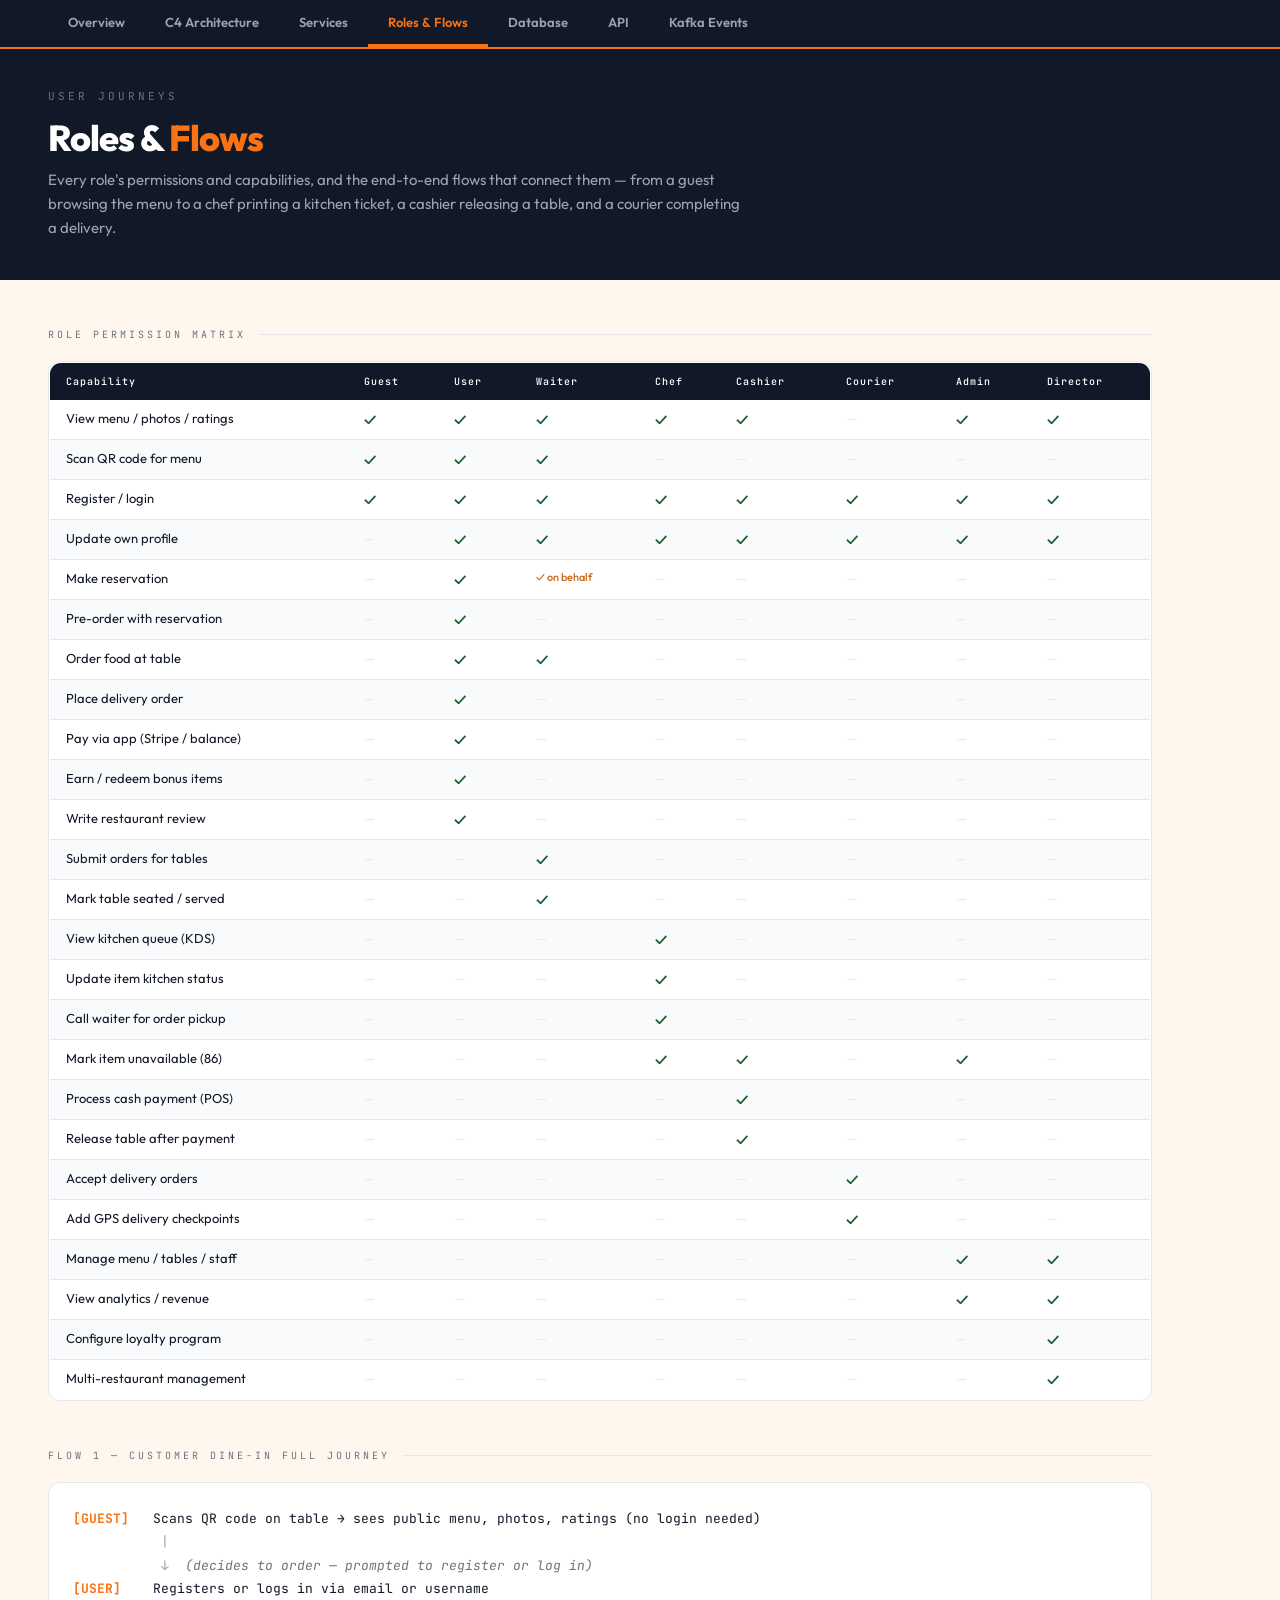
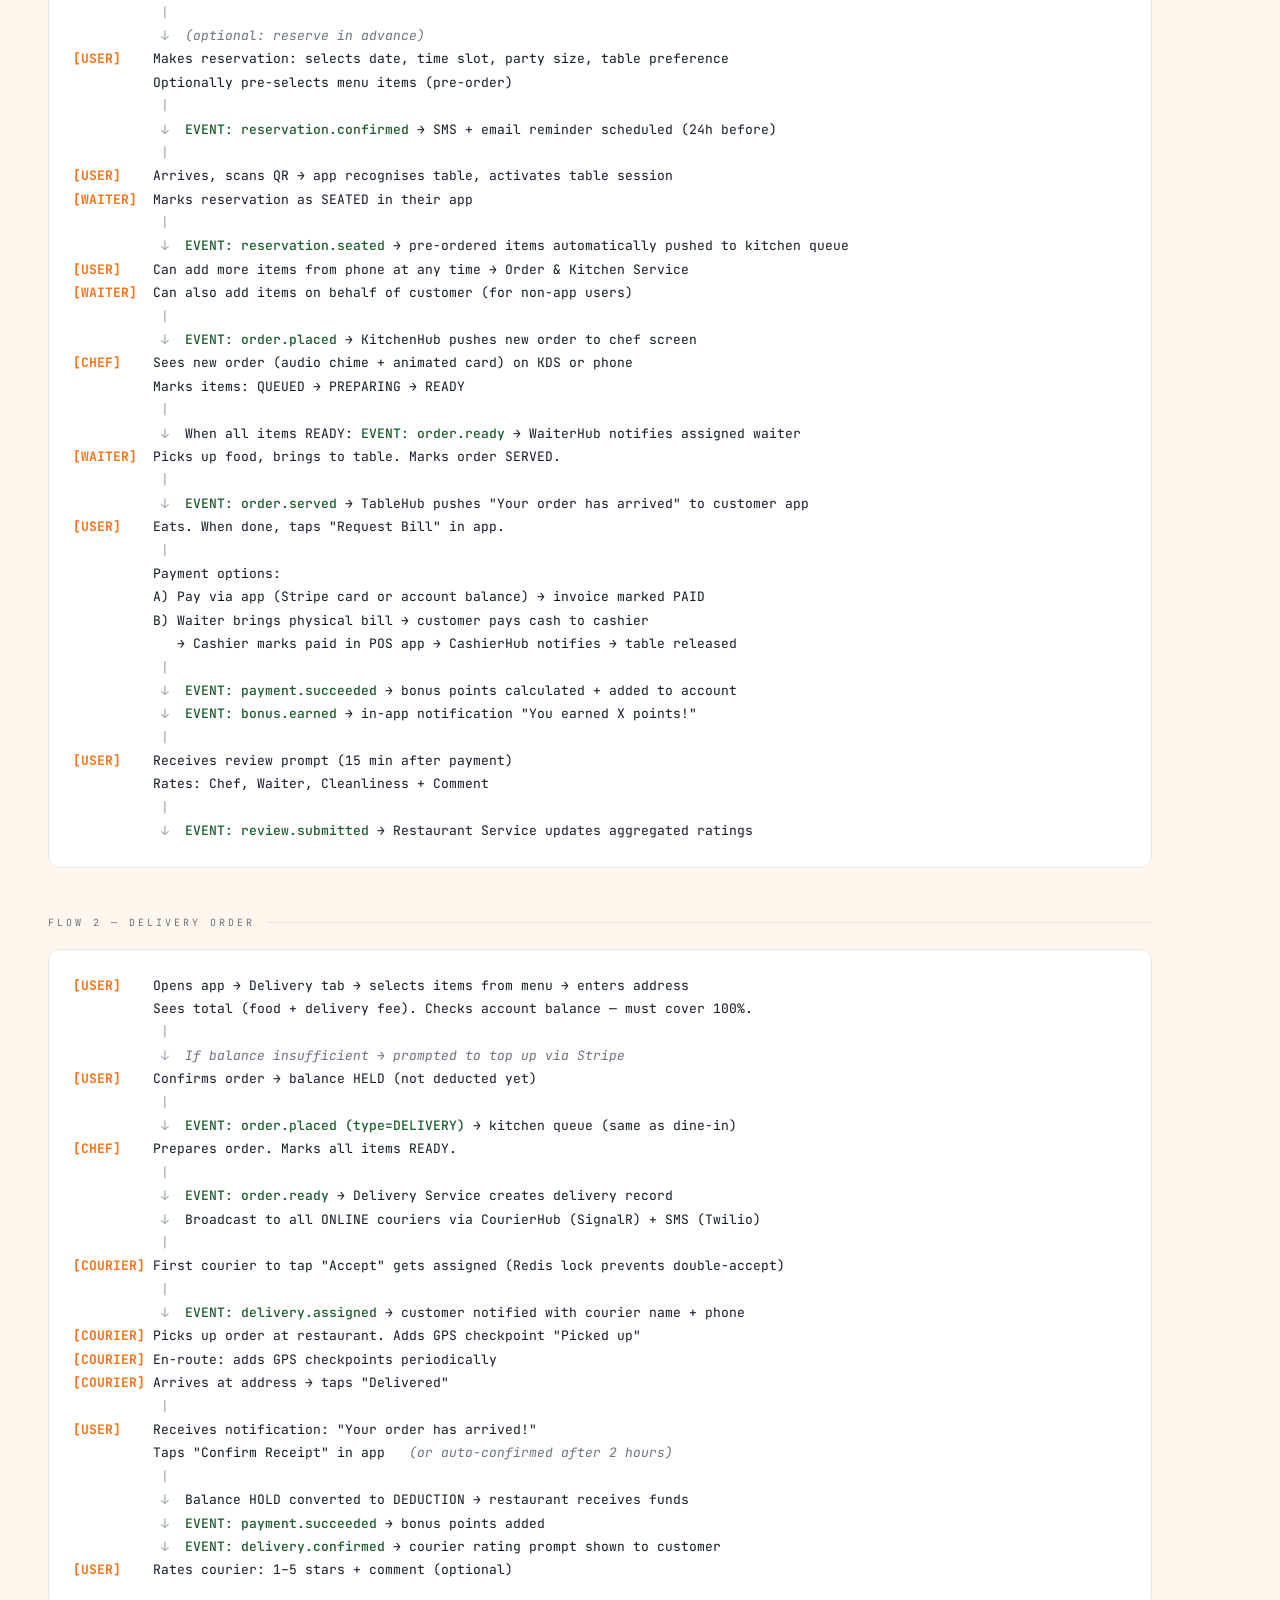
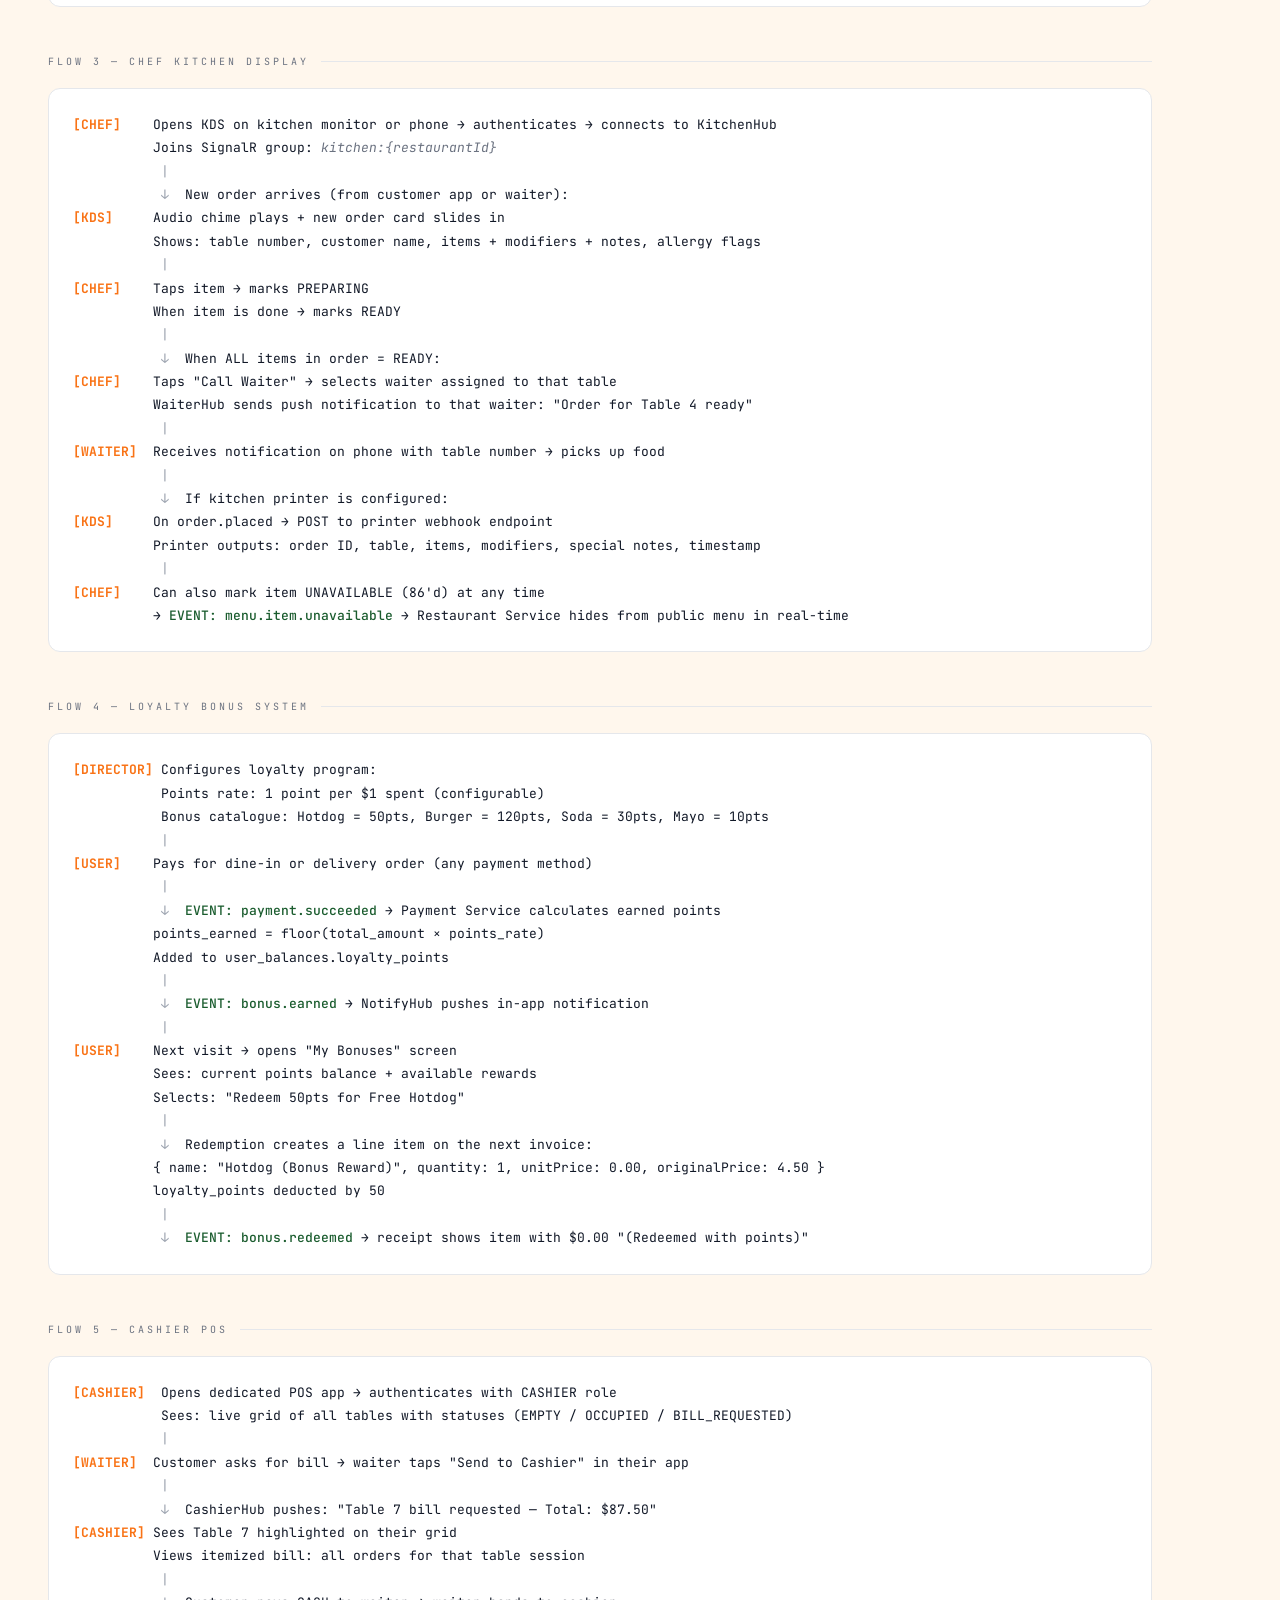
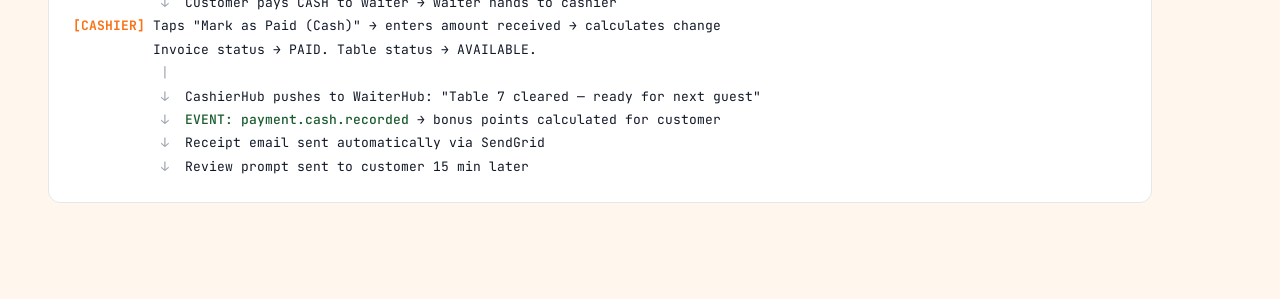
<file: roles.html>
<!DOCTYPE html>
<html lang="en">
<head>
<meta charset="UTF-8">
<meta name="viewport" content="width=device-width, initial-scale=1.0">
<title>Tablero — Roles & Flows</title>
<link rel="stylesheet" href="style.css">
</head>
<body>

<nav class="site-nav">
  <a href="index.html">Overview</a>
  <a href="c4.html">C4 Architecture</a>
  <a href="services.html">Services</a>
  <a href="roles.html" class="active">Roles &amp; Flows</a>
  <a href="database.html">Database</a>
  <a href="api.html">API</a>
  <a href="events.html">Kafka Events</a>
</nav>

<div class="site-header">
  <span class="tag">USER JOURNEYS</span>
  <h1>Roles &amp; <span>Flows</span></h1>
  <p>Every role's permissions and capabilities, and the end-to-end flows that connect them — from a guest browsing the menu to a chef printing a kitchen ticket, a cashier releasing a table, and a courier completing a delivery.</p>
</div>

<div class="page-content">

  <!-- Permission Matrix -->
  <div class="section">
    <div class="section-title">Role Permission Matrix</div>
    <div style="background:var(--white); border:1px solid var(--border); border-radius:12px; overflow:hidden; overflow-x:auto;">
      <table class="data-table">
        <thead>
          <tr>
            <th style="min-width:220px">Capability</th>
            <th>Guest</th>
            <th>User</th>
            <th>Waiter</th>
            <th>Chef</th>
            <th>Cashier</th>
            <th>Courier</th>
            <th>Admin</th>
            <th>Director</th>
          </tr>
        </thead>
        <tbody>
          <tr><td>View menu / photos / ratings</td><td class="perm-yes">&#10003;</td><td class="perm-yes">&#10003;</td><td class="perm-yes">&#10003;</td><td class="perm-yes">&#10003;</td><td class="perm-yes">&#10003;</td><td class="perm-no">&mdash;</td><td class="perm-yes">&#10003;</td><td class="perm-yes">&#10003;</td></tr>
          <tr><td>Scan QR code for menu</td><td class="perm-yes">&#10003;</td><td class="perm-yes">&#10003;</td><td class="perm-yes">&#10003;</td><td class="perm-no">&mdash;</td><td class="perm-no">&mdash;</td><td class="perm-no">&mdash;</td><td class="perm-no">&mdash;</td><td class="perm-no">&mdash;</td></tr>
          <tr><td>Register / login</td><td class="perm-yes">&#10003;</td><td class="perm-yes">&#10003;</td><td class="perm-yes">&#10003;</td><td class="perm-yes">&#10003;</td><td class="perm-yes">&#10003;</td><td class="perm-yes">&#10003;</td><td class="perm-yes">&#10003;</td><td class="perm-yes">&#10003;</td></tr>
          <tr><td>Update own profile</td><td class="perm-no">&mdash;</td><td class="perm-yes">&#10003;</td><td class="perm-yes">&#10003;</td><td class="perm-yes">&#10003;</td><td class="perm-yes">&#10003;</td><td class="perm-yes">&#10003;</td><td class="perm-yes">&#10003;</td><td class="perm-yes">&#10003;</td></tr>
          <tr><td>Make reservation</td><td class="perm-no">&mdash;</td><td class="perm-yes">&#10003;</td><td class="perm-partial">&#10003; on behalf</td><td class="perm-no">&mdash;</td><td class="perm-no">&mdash;</td><td class="perm-no">&mdash;</td><td class="perm-no">&mdash;</td><td class="perm-no">&mdash;</td></tr>
          <tr><td>Pre-order with reservation</td><td class="perm-no">&mdash;</td><td class="perm-yes">&#10003;</td><td class="perm-no">&mdash;</td><td class="perm-no">&mdash;</td><td class="perm-no">&mdash;</td><td class="perm-no">&mdash;</td><td class="perm-no">&mdash;</td><td class="perm-no">&mdash;</td></tr>
          <tr><td>Order food at table</td><td class="perm-no">&mdash;</td><td class="perm-yes">&#10003;</td><td class="perm-yes">&#10003;</td><td class="perm-no">&mdash;</td><td class="perm-no">&mdash;</td><td class="perm-no">&mdash;</td><td class="perm-no">&mdash;</td><td class="perm-no">&mdash;</td></tr>
          <tr><td>Place delivery order</td><td class="perm-no">&mdash;</td><td class="perm-yes">&#10003;</td><td class="perm-no">&mdash;</td><td class="perm-no">&mdash;</td><td class="perm-no">&mdash;</td><td class="perm-no">&mdash;</td><td class="perm-no">&mdash;</td><td class="perm-no">&mdash;</td></tr>
          <tr><td>Pay via app (Stripe / balance)</td><td class="perm-no">&mdash;</td><td class="perm-yes">&#10003;</td><td class="perm-no">&mdash;</td><td class="perm-no">&mdash;</td><td class="perm-no">&mdash;</td><td class="perm-no">&mdash;</td><td class="perm-no">&mdash;</td><td class="perm-no">&mdash;</td></tr>
          <tr><td>Earn / redeem bonus items</td><td class="perm-no">&mdash;</td><td class="perm-yes">&#10003;</td><td class="perm-no">&mdash;</td><td class="perm-no">&mdash;</td><td class="perm-no">&mdash;</td><td class="perm-no">&mdash;</td><td class="perm-no">&mdash;</td><td class="perm-no">&mdash;</td></tr>
          <tr><td>Write restaurant review</td><td class="perm-no">&mdash;</td><td class="perm-yes">&#10003;</td><td class="perm-no">&mdash;</td><td class="perm-no">&mdash;</td><td class="perm-no">&mdash;</td><td class="perm-no">&mdash;</td><td class="perm-no">&mdash;</td><td class="perm-no">&mdash;</td></tr>
          <tr><td>Submit orders for tables</td><td class="perm-no">&mdash;</td><td class="perm-no">&mdash;</td><td class="perm-yes">&#10003;</td><td class="perm-no">&mdash;</td><td class="perm-no">&mdash;</td><td class="perm-no">&mdash;</td><td class="perm-no">&mdash;</td><td class="perm-no">&mdash;</td></tr>
          <tr><td>Mark table seated / served</td><td class="perm-no">&mdash;</td><td class="perm-no">&mdash;</td><td class="perm-yes">&#10003;</td><td class="perm-no">&mdash;</td><td class="perm-no">&mdash;</td><td class="perm-no">&mdash;</td><td class="perm-no">&mdash;</td><td class="perm-no">&mdash;</td></tr>
          <tr><td>View kitchen queue (KDS)</td><td class="perm-no">&mdash;</td><td class="perm-no">&mdash;</td><td class="perm-no">&mdash;</td><td class="perm-yes">&#10003;</td><td class="perm-no">&mdash;</td><td class="perm-no">&mdash;</td><td class="perm-no">&mdash;</td><td class="perm-no">&mdash;</td></tr>
          <tr><td>Update item kitchen status</td><td class="perm-no">&mdash;</td><td class="perm-no">&mdash;</td><td class="perm-no">&mdash;</td><td class="perm-yes">&#10003;</td><td class="perm-no">&mdash;</td><td class="perm-no">&mdash;</td><td class="perm-no">&mdash;</td><td class="perm-no">&mdash;</td></tr>
          <tr><td>Call waiter for order pickup</td><td class="perm-no">&mdash;</td><td class="perm-no">&mdash;</td><td class="perm-no">&mdash;</td><td class="perm-yes">&#10003;</td><td class="perm-no">&mdash;</td><td class="perm-no">&mdash;</td><td class="perm-no">&mdash;</td><td class="perm-no">&mdash;</td></tr>
          <tr><td>Mark item unavailable (86)</td><td class="perm-no">&mdash;</td><td class="perm-no">&mdash;</td><td class="perm-no">&mdash;</td><td class="perm-yes">&#10003;</td><td class="perm-yes">&#10003;</td><td class="perm-no">&mdash;</td><td class="perm-yes">&#10003;</td><td class="perm-no">&mdash;</td></tr>
          <tr><td>Process cash payment (POS)</td><td class="perm-no">&mdash;</td><td class="perm-no">&mdash;</td><td class="perm-no">&mdash;</td><td class="perm-no">&mdash;</td><td class="perm-yes">&#10003;</td><td class="perm-no">&mdash;</td><td class="perm-no">&mdash;</td><td class="perm-no">&mdash;</td></tr>
          <tr><td>Release table after payment</td><td class="perm-no">&mdash;</td><td class="perm-no">&mdash;</td><td class="perm-no">&mdash;</td><td class="perm-no">&mdash;</td><td class="perm-yes">&#10003;</td><td class="perm-no">&mdash;</td><td class="perm-no">&mdash;</td><td class="perm-no">&mdash;</td></tr>
          <tr><td>Accept delivery orders</td><td class="perm-no">&mdash;</td><td class="perm-no">&mdash;</td><td class="perm-no">&mdash;</td><td class="perm-no">&mdash;</td><td class="perm-no">&mdash;</td><td class="perm-yes">&#10003;</td><td class="perm-no">&mdash;</td><td class="perm-no">&mdash;</td></tr>
          <tr><td>Add GPS delivery checkpoints</td><td class="perm-no">&mdash;</td><td class="perm-no">&mdash;</td><td class="perm-no">&mdash;</td><td class="perm-no">&mdash;</td><td class="perm-no">&mdash;</td><td class="perm-yes">&#10003;</td><td class="perm-no">&mdash;</td><td class="perm-no">&mdash;</td></tr>
          <tr><td>Manage menu / tables / staff</td><td class="perm-no">&mdash;</td><td class="perm-no">&mdash;</td><td class="perm-no">&mdash;</td><td class="perm-no">&mdash;</td><td class="perm-no">&mdash;</td><td class="perm-no">&mdash;</td><td class="perm-yes">&#10003;</td><td class="perm-yes">&#10003;</td></tr>
          <tr><td>View analytics / revenue</td><td class="perm-no">&mdash;</td><td class="perm-no">&mdash;</td><td class="perm-no">&mdash;</td><td class="perm-no">&mdash;</td><td class="perm-no">&mdash;</td><td class="perm-no">&mdash;</td><td class="perm-yes">&#10003;</td><td class="perm-yes">&#10003;</td></tr>
          <tr><td>Configure loyalty program</td><td class="perm-no">&mdash;</td><td class="perm-no">&mdash;</td><td class="perm-no">&mdash;</td><td class="perm-no">&mdash;</td><td class="perm-no">&mdash;</td><td class="perm-no">&mdash;</td><td class="perm-no">&mdash;</td><td class="perm-yes">&#10003;</td></tr>
          <tr><td>Multi-restaurant management</td><td class="perm-no">&mdash;</td><td class="perm-no">&mdash;</td><td class="perm-no">&mdash;</td><td class="perm-no">&mdash;</td><td class="perm-no">&mdash;</td><td class="perm-no">&mdash;</td><td class="perm-no">&mdash;</td><td class="perm-yes">&#10003;</td></tr>
        </tbody>
      </table>
    </div>
  </div>

  <!-- Flow 1 -->
  <div class="section">
    <div class="section-title">Flow 1 &mdash; Customer Dine-In Full Journey</div>
    <div class="flow-box">
<pre><span class="actor">[GUEST]</span>   Scans QR code on table &rarr; sees public menu, photos, ratings (no login needed)
<span class="arrow">           |</span>
<span class="arrow">           &darr;</span>  <span class="note">(decides to order &mdash; prompted to register or log in)</span>
<span class="actor">[USER]</span>    Registers or logs in via email or username
<span class="arrow">           |</span>
<span class="arrow">           &darr;</span>  <span class="note">(optional: reserve in advance)</span>
<span class="actor">[USER]</span>    Makes reservation: selects date, time slot, party size, table preference
          Optionally pre-selects menu items (pre-order)
<span class="arrow">           |</span>
<span class="arrow">           &darr;</span>  <span class="ev">EVENT: reservation.confirmed</span> &rarr; SMS + email reminder scheduled (24h before)
<span class="arrow">           |</span>
<span class="actor">[USER]</span>    Arrives, scans QR &rarr; app recognises table, activates table session
<span class="actor">[WAITER]</span>  Marks reservation as SEATED in their app
<span class="arrow">           |</span>
<span class="arrow">           &darr;</span>  <span class="ev">EVENT: reservation.seated</span> &rarr; pre-ordered items automatically pushed to kitchen queue
<span class="actor">[USER]</span>    Can add more items from phone at any time &rarr; Order &amp; Kitchen Service
<span class="actor">[WAITER]</span>  Can also add items on behalf of customer (for non-app users)
<span class="arrow">           |</span>
<span class="arrow">           &darr;</span>  <span class="ev">EVENT: order.placed</span> &rarr; KitchenHub pushes new order to chef screen
<span class="actor">[CHEF]</span>    Sees new order (audio chime + animated card) on KDS or phone
          Marks items: QUEUED &rarr; PREPARING &rarr; READY
<span class="arrow">           |</span>
<span class="arrow">           &darr;</span>  When all items READY: <span class="ev">EVENT: order.ready</span> &rarr; WaiterHub notifies assigned waiter
<span class="actor">[WAITER]</span>  Picks up food, brings to table. Marks order SERVED.
<span class="arrow">           |</span>
<span class="arrow">           &darr;</span>  <span class="ev">EVENT: order.served</span> &rarr; TableHub pushes "Your order has arrived" to customer app
<span class="actor">[USER]</span>    Eats. When done, taps "Request Bill" in app.
<span class="arrow">           |</span>
          Payment options:
          A) Pay via app (Stripe card or account balance) &rarr; invoice marked PAID
          B) Waiter brings physical bill &rarr; customer pays cash to cashier
             &rarr; Cashier marks paid in POS app &rarr; CashierHub notifies &rarr; table released
<span class="arrow">           |</span>
<span class="arrow">           &darr;</span>  <span class="ev">EVENT: payment.succeeded</span> &rarr; bonus points calculated + added to account
<span class="arrow">           &darr;</span>  <span class="ev">EVENT: bonus.earned</span> &rarr; in-app notification "You earned X points!"
<span class="arrow">           |</span>
<span class="actor">[USER]</span>    Receives review prompt (15 min after payment)
          Rates: Chef, Waiter, Cleanliness + Comment
<span class="arrow">           |</span>
<span class="arrow">           &darr;</span>  <span class="ev">EVENT: review.submitted</span> &rarr; Restaurant Service updates aggregated ratings</pre>
    </div>
  </div>

  <!-- Flow 2 -->
  <div class="section">
    <div class="section-title">Flow 2 &mdash; Delivery Order</div>
    <div class="flow-box">
<pre><span class="actor">[USER]</span>    Opens app &rarr; Delivery tab &rarr; selects items from menu &rarr; enters address
          Sees total (food + delivery fee). Checks account balance &mdash; must cover 100%.
<span class="arrow">           |</span>
<span class="arrow">           &darr;</span>  <span class="note">If balance insufficient &rarr; prompted to top up via Stripe</span>
<span class="actor">[USER]</span>    Confirms order &rarr; balance HELD (not deducted yet)
<span class="arrow">           |</span>
<span class="arrow">           &darr;</span>  <span class="ev">EVENT: order.placed (type=DELIVERY)</span> &rarr; kitchen queue (same as dine-in)
<span class="actor">[CHEF]</span>    Prepares order. Marks all items READY.
<span class="arrow">           |</span>
<span class="arrow">           &darr;</span>  <span class="ev">EVENT: order.ready</span> &rarr; Delivery Service creates delivery record
<span class="arrow">           &darr;</span>  Broadcast to all ONLINE couriers via CourierHub (SignalR) + SMS (Twilio)
<span class="arrow">           |</span>
<span class="actor">[COURIER]</span> First courier to tap "Accept" gets assigned (Redis lock prevents double-accept)
<span class="arrow">           |</span>
<span class="arrow">           &darr;</span>  <span class="ev">EVENT: delivery.assigned</span> &rarr; customer notified with courier name + phone
<span class="actor">[COURIER]</span> Picks up order at restaurant. Adds GPS checkpoint "Picked up"
<span class="actor">[COURIER]</span> En-route: adds GPS checkpoints periodically
<span class="actor">[COURIER]</span> Arrives at address &rarr; taps "Delivered"
<span class="arrow">           |</span>
<span class="actor">[USER]</span>    Receives notification: "Your order has arrived!"
          Taps "Confirm Receipt" in app   <span class="note">(or auto-confirmed after 2 hours)</span>
<span class="arrow">           |</span>
<span class="arrow">           &darr;</span>  Balance HOLD converted to DEDUCTION &rarr; restaurant receives funds
<span class="arrow">           &darr;</span>  <span class="ev">EVENT: payment.succeeded</span> &rarr; bonus points added
<span class="arrow">           &darr;</span>  <span class="ev">EVENT: delivery.confirmed</span> &rarr; courier rating prompt shown to customer
<span class="actor">[USER]</span>    Rates courier: 1&ndash;5 stars + comment (optional)</pre>
    </div>
  </div>

  <!-- Flow 3 -->
  <div class="section">
    <div class="section-title">Flow 3 &mdash; Chef Kitchen Display</div>
    <div class="flow-box">
<pre><span class="actor">[CHEF]</span>    Opens KDS on kitchen monitor or phone &rarr; authenticates &rarr; connects to KitchenHub
          Joins SignalR group: <span class="note">kitchen:{restaurantId}</span>
<span class="arrow">           |</span>
<span class="arrow">           &darr;</span>  New order arrives (from customer app or waiter):
<span class="actor">[KDS]</span>     Audio chime plays + new order card slides in
          Shows: table number, customer name, items + modifiers + notes, allergy flags
<span class="arrow">           |</span>
<span class="actor">[CHEF]</span>    Taps item &rarr; marks PREPARING
          When item is done &rarr; marks READY
<span class="arrow">           |</span>
<span class="arrow">           &darr;</span>  When ALL items in order = READY:
<span class="actor">[CHEF]</span>    Taps "Call Waiter" &rarr; selects waiter assigned to that table
          WaiterHub sends push notification to that waiter: "Order for Table 4 ready"
<span class="arrow">           |</span>
<span class="actor">[WAITER]</span>  Receives notification on phone with table number &rarr; picks up food
<span class="arrow">           |</span>
<span class="arrow">           &darr;</span>  If kitchen printer is configured:
<span class="actor">[KDS]</span>     On order.placed &rarr; POST to printer webhook endpoint
          Printer outputs: order ID, table, items, modifiers, special notes, timestamp
<span class="arrow">           |</span>
<span class="actor">[CHEF]</span>    Can also mark item UNAVAILABLE (86'd) at any time
          &rarr; <span class="ev">EVENT: menu.item.unavailable</span> &rarr; Restaurant Service hides from public menu in real-time</pre>
    </div>
  </div>

  <!-- Flow 4 -->
  <div class="section">
    <div class="section-title">Flow 4 &mdash; Loyalty Bonus System</div>
    <div class="flow-box">
<pre><span class="actor">[DIRECTOR]</span> Configures loyalty program:
           Points rate: 1 point per $1 spent (configurable)
           Bonus catalogue: Hotdog = 50pts, Burger = 120pts, Soda = 30pts, Mayo = 10pts
<span class="arrow">           |</span>
<span class="actor">[USER]</span>    Pays for dine-in or delivery order (any payment method)
<span class="arrow">           |</span>
<span class="arrow">           &darr;</span>  <span class="ev">EVENT: payment.succeeded</span> &rarr; Payment Service calculates earned points
          points_earned = floor(total_amount &times; points_rate)
          Added to user_balances.loyalty_points
<span class="arrow">           |</span>
<span class="arrow">           &darr;</span>  <span class="ev">EVENT: bonus.earned</span> &rarr; NotifyHub pushes in-app notification
<span class="arrow">           |</span>
<span class="actor">[USER]</span>    Next visit &rarr; opens "My Bonuses" screen
          Sees: current points balance + available rewards
          Selects: "Redeem 50pts for Free Hotdog"
<span class="arrow">           |</span>
<span class="arrow">           &darr;</span>  Redemption creates a line item on the next invoice:
          { name: "Hotdog (Bonus Reward)", quantity: 1, unitPrice: 0.00, originalPrice: 4.50 }
          loyalty_points deducted by 50
<span class="arrow">           |</span>
<span class="arrow">           &darr;</span>  <span class="ev">EVENT: bonus.redeemed</span> &rarr; receipt shows item with $0.00 "(Redeemed with points)"</pre>
    </div>
  </div>

  <!-- Flow 5 -->
  <div class="section">
    <div class="section-title">Flow 5 &mdash; Cashier POS</div>
    <div class="flow-box">
<pre><span class="actor">[CASHIER]</span>  Opens dedicated POS app &rarr; authenticates with CASHIER role
           Sees: live grid of all tables with statuses (EMPTY / OCCUPIED / BILL_REQUESTED)
<span class="arrow">           |</span>
<span class="actor">[WAITER]</span>  Customer asks for bill &rarr; waiter taps "Send to Cashier" in their app
<span class="arrow">           |</span>
<span class="arrow">           &darr;</span>  CashierHub pushes: "Table 7 bill requested &mdash; Total: $87.50"
<span class="actor">[CASHIER]</span> Sees Table 7 highlighted on their grid
          Views itemized bill: all orders for that table session
<span class="arrow">           |</span>
<span class="arrow">           &darr;</span>  Customer pays CASH to waiter &rarr; waiter hands to cashier
<span class="actor">[CASHIER]</span> Taps "Mark as Paid (Cash)" &rarr; enters amount received &rarr; calculates change
          Invoice status &rarr; PAID. Table status &rarr; AVAILABLE.
<span class="arrow">           |</span>
<span class="arrow">           &darr;</span>  CashierHub pushes to WaiterHub: "Table 7 cleared &mdash; ready for next guest"
<span class="arrow">           &darr;</span>  <span class="ev">EVENT: payment.cash.recorded</span> &rarr; bonus points calculated for customer
<span class="arrow">           &darr;</span>  Receipt email sent automatically via SendGrid
<span class="arrow">           &darr;</span>  Review prompt sent to customer 15 min later</pre>
    </div>
  </div>

</div>
</body>
</html>
</file>
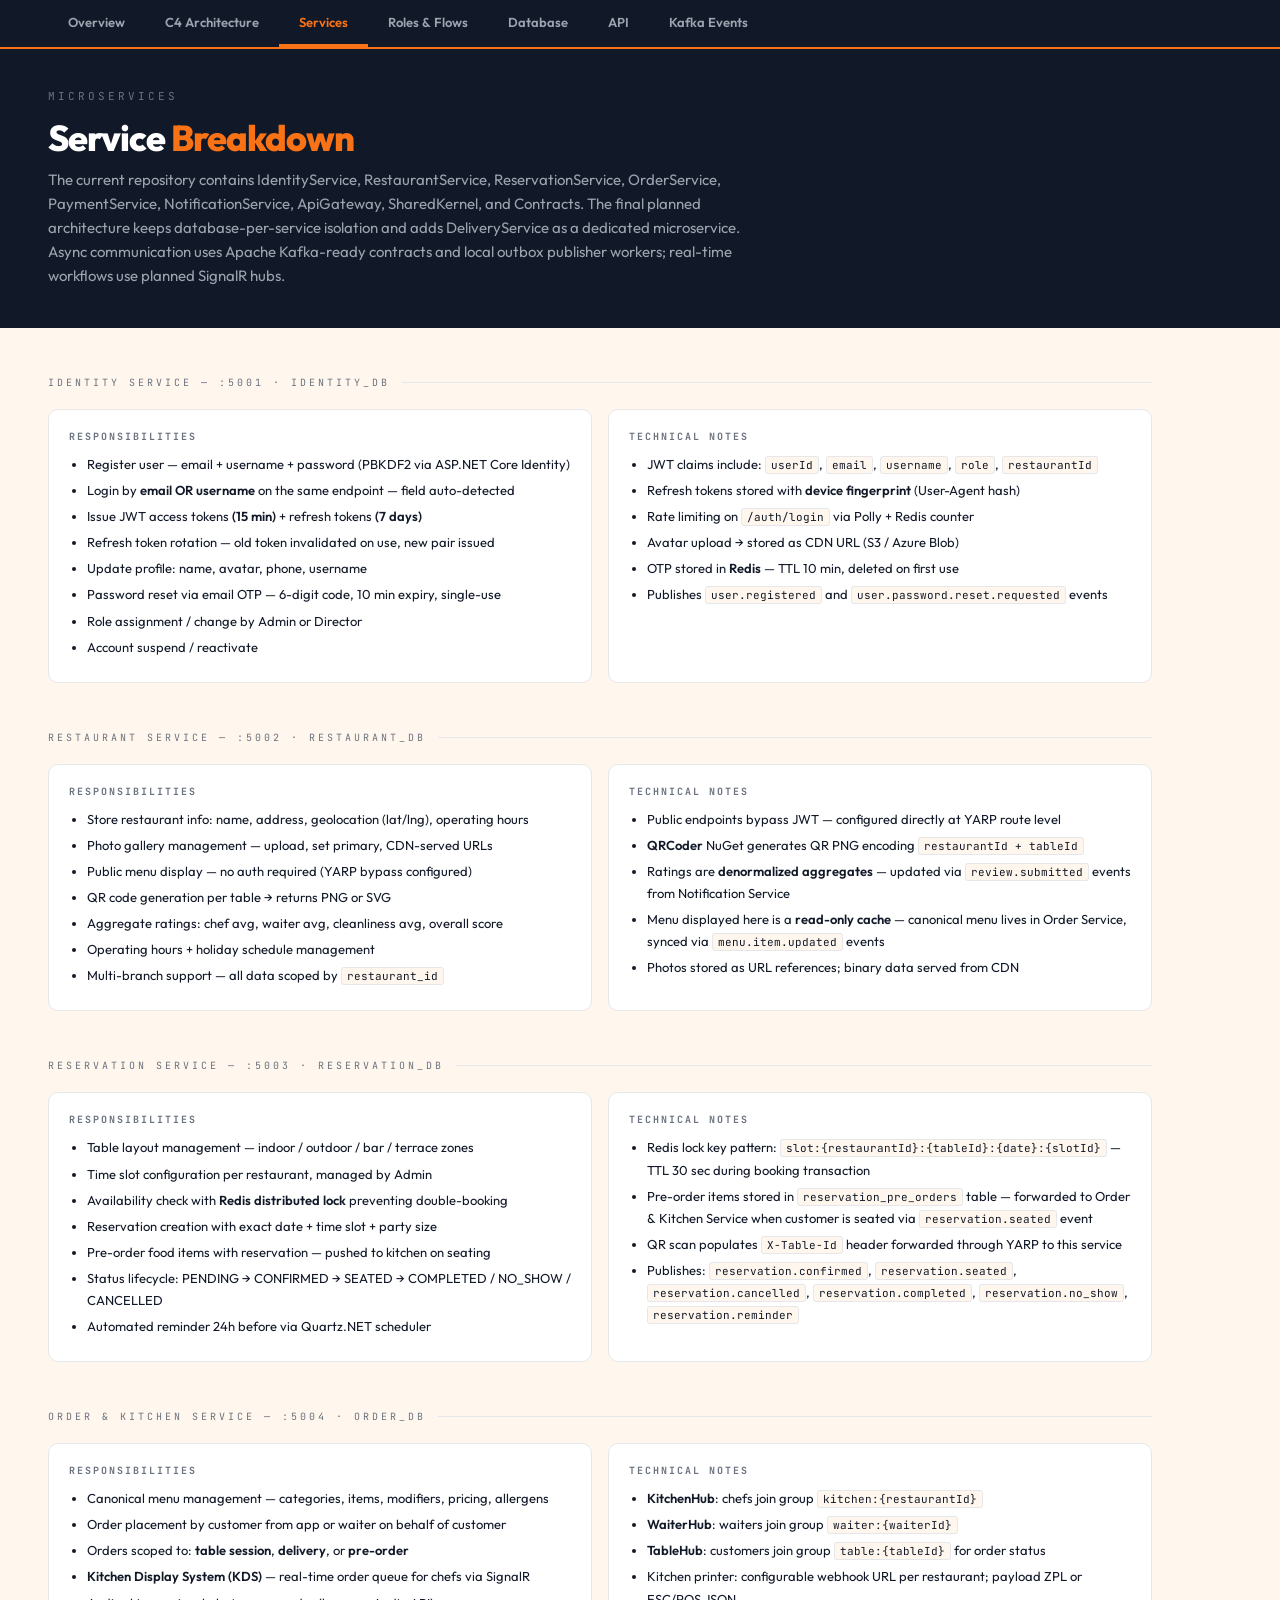
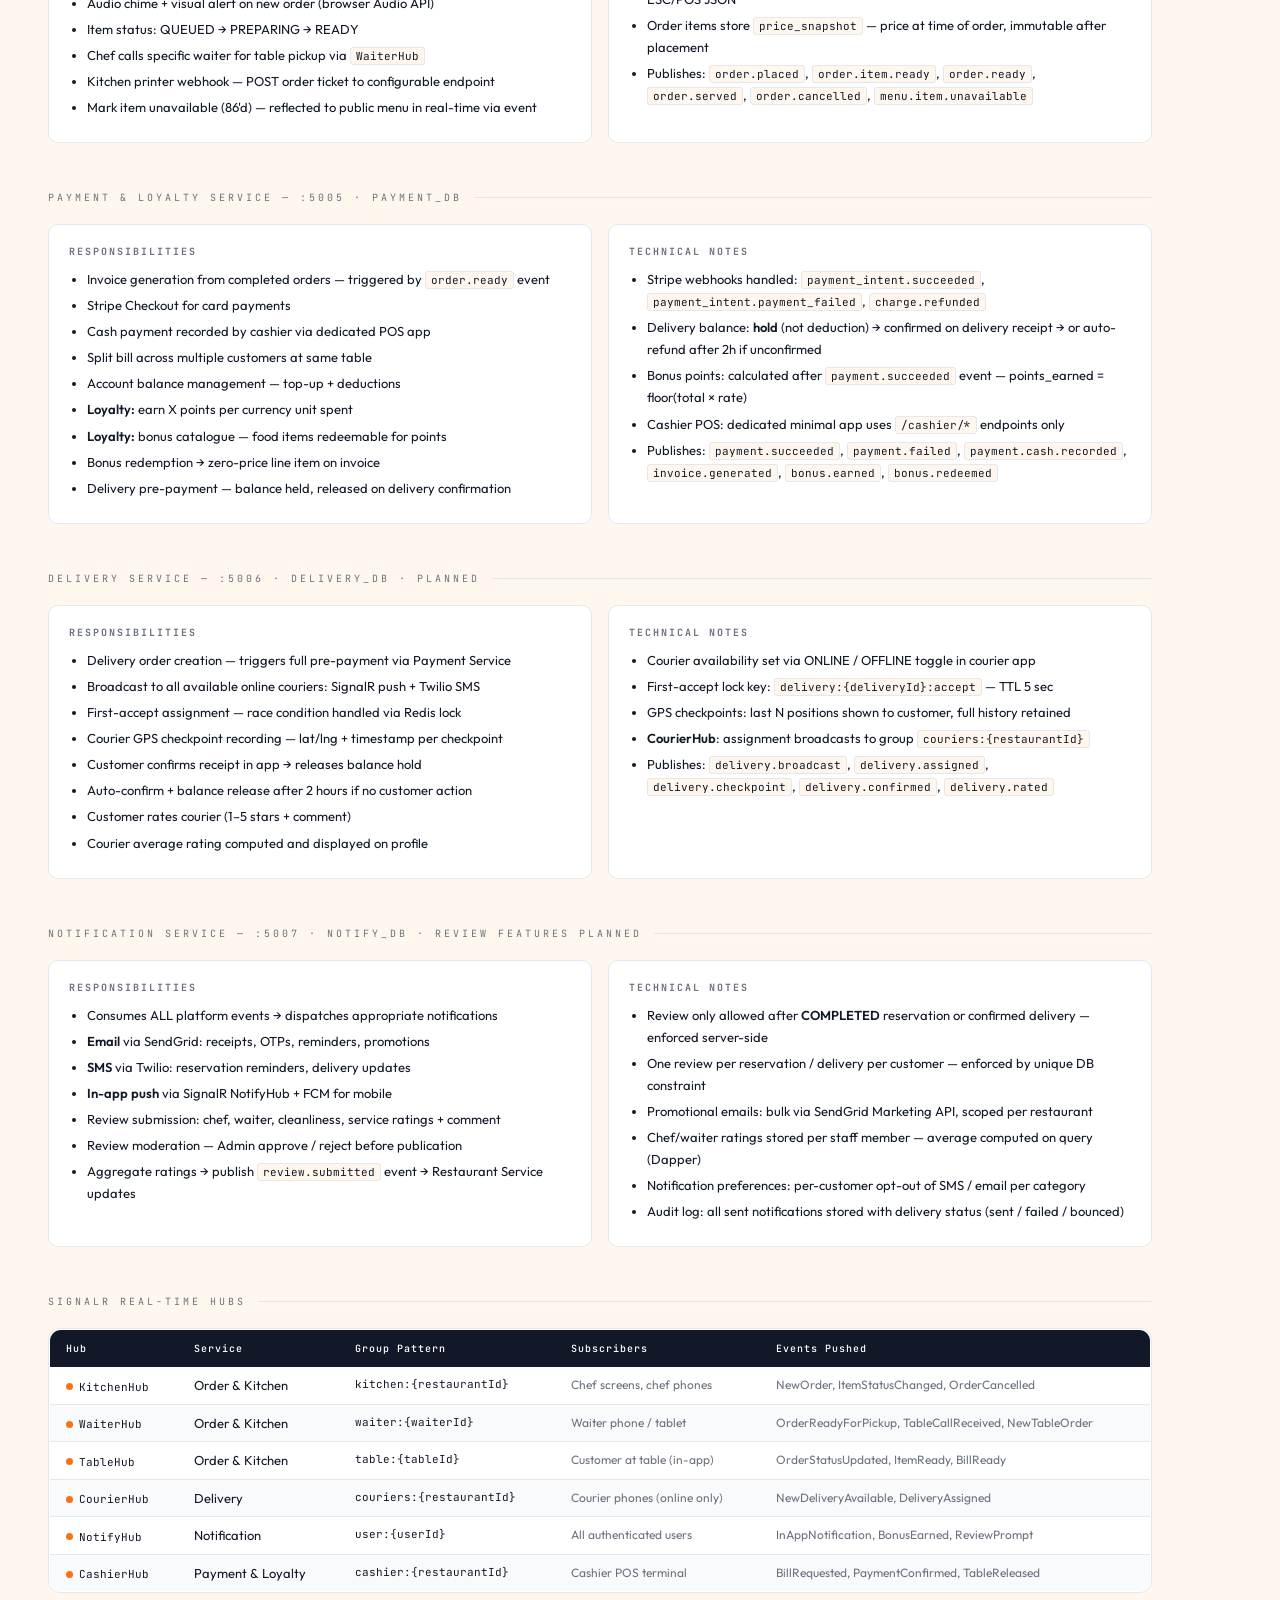
<file: services.html>
<!DOCTYPE html>
<html lang="en">
<head>
<meta charset="UTF-8">
<meta name="viewport" content="width=device-width, initial-scale=1.0">
<title>Tablero — Services</title>
<link rel="stylesheet" href="style.css">
</head>
<body>

<nav class="site-nav">
  <a href="index.html">Overview</a>
  <a href="c4.html">C4 Architecture</a>
  <a href="services.html" class="active">Services</a>
  <a href="roles.html">Roles &amp; Flows</a>
  <a href="database.html">Database</a>
  <a href="api.html">API</a>
  <a href="events.html">Kafka Events</a>
</nav>

<div class="site-header">
  <span class="tag">MICROSERVICES</span>
  <h1>Service <span>Breakdown</span></h1>
  <p>The current repository contains IdentityService, RestaurantService, ReservationService, OrderService, PaymentService, NotificationService, ApiGateway, SharedKernel, and Contracts. The final planned architecture keeps database-per-service isolation and adds DeliveryService as a dedicated microservice. Async communication uses Apache Kafka-ready contracts and local outbox publisher workers; real-time workflows use planned SignalR hubs.</p>
</div>

<div class="page-content">

  <!-- Identity -->
  <div class="section">
    <div class="section-title">Identity Service &mdash; :5001 &middot; identity_db</div>
    <div class="info-grid">
      <div class="info-box">
        <h4>RESPONSIBILITIES</h4>
        <ul>
          <li>Register user — email + username + password (PBKDF2 via ASP.NET Core Identity)</li>
          <li>Login by <strong>email OR username</strong> on the same endpoint — field auto-detected</li>
          <li>Issue JWT access tokens <strong>(15 min)</strong> + refresh tokens <strong>(7 days)</strong></li>
          <li>Refresh token rotation — old token invalidated on use, new pair issued</li>
          <li>Update profile: name, avatar, phone, username</li>
          <li>Password reset via email OTP — 6-digit code, 10 min expiry, single-use</li>
          <li>Role assignment / change by Admin or Director</li>
          <li>Account suspend / reactivate</li>
        </ul>
      </div>
      <div class="info-box">
        <h4>TECHNICAL NOTES</h4>
        <ul>
          <li>JWT claims include: <code>userId</code>, <code>email</code>, <code>username</code>, <code>role</code>, <code>restaurantId</code></li>
          <li>Refresh tokens stored with <strong>device fingerprint</strong> (User-Agent hash)</li>
          <li>Rate limiting on <code>/auth/login</code> via Polly + Redis counter</li>
          <li>Avatar upload &rarr; stored as CDN URL (S3 / Azure Blob)</li>
          <li>OTP stored in <strong>Redis</strong> — TTL 10 min, deleted on first use</li>
          <li>Publishes <code>user.registered</code> and <code>user.password.reset.requested</code> events</li>
        </ul>
      </div>
    </div>
  </div>

  <!-- Restaurant -->
  <div class="section">
    <div class="section-title">Restaurant Service &mdash; :5002 &middot; restaurant_db</div>
    <div class="info-grid">
      <div class="info-box">
        <h4>RESPONSIBILITIES</h4>
        <ul>
          <li>Store restaurant info: name, address, geolocation (lat/lng), operating hours</li>
          <li>Photo gallery management — upload, set primary, CDN-served URLs</li>
          <li>Public menu display — no auth required (YARP bypass configured)</li>
          <li>QR code generation per table &rarr; returns PNG or SVG</li>
          <li>Aggregate ratings: chef avg, waiter avg, cleanliness avg, overall score</li>
          <li>Operating hours + holiday schedule management</li>
          <li>Multi-branch support — all data scoped by <code>restaurant_id</code></li>
        </ul>
      </div>
      <div class="info-box">
        <h4>TECHNICAL NOTES</h4>
        <ul>
          <li>Public endpoints bypass JWT — configured directly at YARP route level</li>
          <li><strong>QRCoder</strong> NuGet generates QR PNG encoding <code>restaurantId + tableId</code></li>
          <li>Ratings are <strong>denormalized aggregates</strong> — updated via <code>review.submitted</code> events from Notification Service</li>
          <li>Menu displayed here is a <strong>read-only cache</strong> — canonical menu lives in Order Service, synced via <code>menu.item.updated</code> events</li>
          <li>Photos stored as URL references; binary data served from CDN</li>
        </ul>
      </div>
    </div>
  </div>

  <!-- Reservation -->
  <div class="section">
    <div class="section-title">Reservation Service &mdash; :5003 &middot; reservation_db</div>
    <div class="info-grid">
      <div class="info-box">
        <h4>RESPONSIBILITIES</h4>
        <ul>
          <li>Table layout management — indoor / outdoor / bar / terrace zones</li>
          <li>Time slot configuration per restaurant, managed by Admin</li>
          <li>Availability check with <strong>Redis distributed lock</strong> preventing double-booking</li>
          <li>Reservation creation with exact date + time slot + party size</li>
          <li>Pre-order food items with reservation — pushed to kitchen on seating</li>
          <li>Status lifecycle: PENDING &rarr; CONFIRMED &rarr; SEATED &rarr; COMPLETED / NO_SHOW / CANCELLED</li>
          <li>Automated reminder 24h before via Quartz.NET scheduler</li>
        </ul>
      </div>
      <div class="info-box">
        <h4>TECHNICAL NOTES</h4>
        <ul>
          <li>Redis lock key pattern: <code>slot:{restaurantId}:{tableId}:{date}:{slotId}</code> — TTL 30 sec during booking transaction</li>
          <li>Pre-order items stored in <code>reservation_pre_orders</code> table — forwarded to Order &amp; Kitchen Service when customer is seated via <code>reservation.seated</code> event</li>
          <li>QR scan populates <code>X-Table-Id</code> header forwarded through YARP to this service</li>
          <li>Publishes: <code>reservation.confirmed</code>, <code>reservation.seated</code>, <code>reservation.cancelled</code>, <code>reservation.completed</code>, <code>reservation.no_show</code>, <code>reservation.reminder</code></li>
        </ul>
      </div>
    </div>
  </div>

  <!-- Order & Kitchen -->
  <div class="section">
    <div class="section-title">Order &amp; Kitchen Service &mdash; :5004 &middot; order_db</div>
    <div class="info-grid">
      <div class="info-box">
        <h4>RESPONSIBILITIES</h4>
        <ul>
          <li>Canonical menu management — categories, items, modifiers, pricing, allergens</li>
          <li>Order placement by customer from app or waiter on behalf of customer</li>
          <li>Orders scoped to: <strong>table session</strong>, <strong>delivery</strong>, or <strong>pre-order</strong></li>
          <li><strong>Kitchen Display System (KDS)</strong> — real-time order queue for chefs via SignalR</li>
          <li>Audio chime + visual alert on new order (browser Audio API)</li>
          <li>Item status: QUEUED &rarr; PREPARING &rarr; READY</li>
          <li>Chef calls specific waiter for table pickup via <code>WaiterHub</code></li>
          <li>Kitchen printer webhook — POST order ticket to configurable endpoint</li>
          <li>Mark item unavailable (86'd) — reflected to public menu in real-time via event</li>
        </ul>
      </div>
      <div class="info-box">
        <h4>TECHNICAL NOTES</h4>
        <ul>
          <li><strong>KitchenHub</strong>: chefs join group <code>kitchen:{restaurantId}</code></li>
          <li><strong>WaiterHub</strong>: waiters join group <code>waiter:{waiterId}</code></li>
          <li><strong>TableHub</strong>: customers join group <code>table:{tableId}</code> for order status</li>
          <li>Kitchen printer: configurable webhook URL per restaurant; payload ZPL or ESC/POS JSON</li>
          <li>Order items store <code>price_snapshot</code> — price at time of order, immutable after placement</li>
          <li>Publishes: <code>order.placed</code>, <code>order.item.ready</code>, <code>order.ready</code>, <code>order.served</code>, <code>order.cancelled</code>, <code>menu.item.unavailable</code></li>
        </ul>
      </div>
    </div>
  </div>

  <!-- Payment -->
  <div class="section">
    <div class="section-title">Payment &amp; Loyalty Service &mdash; :5005 &middot; payment_db</div>
    <div class="info-grid">
      <div class="info-box">
        <h4>RESPONSIBILITIES</h4>
        <ul>
          <li>Invoice generation from completed orders — triggered by <code>order.ready</code> event</li>
          <li>Stripe Checkout for card payments</li>
          <li>Cash payment recorded by cashier via dedicated POS app</li>
          <li>Split bill across multiple customers at same table</li>
          <li>Account balance management — top-up + deductions</li>
          <li><strong>Loyalty:</strong> earn X points per currency unit spent</li>
          <li><strong>Loyalty:</strong> bonus catalogue — food items redeemable for points</li>
          <li>Bonus redemption &rarr; zero-price line item on invoice</li>
          <li>Delivery pre-payment — balance held, released on delivery confirmation</li>
        </ul>
      </div>
      <div class="info-box">
        <h4>TECHNICAL NOTES</h4>
        <ul>
          <li>Stripe webhooks handled: <code>payment_intent.succeeded</code>, <code>payment_intent.payment_failed</code>, <code>charge.refunded</code></li>
          <li>Delivery balance: <strong>hold</strong> (not deduction) &rarr; confirmed on delivery receipt &rarr; or auto-refund after 2h if unconfirmed</li>
          <li>Bonus points: calculated after <code>payment.succeeded</code> event — points_earned = floor(total &times; rate)</li>
          <li>Cashier POS: dedicated minimal app uses <code>/cashier/*</code> endpoints only</li>
          <li>Publishes: <code>payment.succeeded</code>, <code>payment.failed</code>, <code>payment.cash.recorded</code>, <code>invoice.generated</code>, <code>bonus.earned</code>, <code>bonus.redeemed</code></li>
        </ul>
      </div>
    </div>
  </div>

  <!-- Delivery -->
  <div class="section">
    <div class="section-title">Delivery Service &mdash; :5006 &middot; delivery_db &middot; planned</div>
    <div class="info-grid">
      <div class="info-box">
        <h4>RESPONSIBILITIES</h4>
        <ul>
          <li>Delivery order creation — triggers full pre-payment via Payment Service</li>
          <li>Broadcast to all available online couriers: SignalR push + Twilio SMS</li>
          <li>First-accept assignment — race condition handled via Redis lock</li>
          <li>Courier GPS checkpoint recording — lat/lng + timestamp per checkpoint</li>
          <li>Customer confirms receipt in app &rarr; releases balance hold</li>
          <li>Auto-confirm + balance release after 2 hours if no customer action</li>
          <li>Customer rates courier (1&ndash;5 stars + comment)</li>
          <li>Courier average rating computed and displayed on profile</li>
        </ul>
      </div>
      <div class="info-box">
        <h4>TECHNICAL NOTES</h4>
        <ul>
          <li>Courier availability set via ONLINE / OFFLINE toggle in courier app</li>
          <li>First-accept lock key: <code>delivery:{deliveryId}:accept</code> — TTL 5 sec</li>
          <li>GPS checkpoints: last N positions shown to customer, full history retained</li>
          <li><strong>CourierHub</strong>: assignment broadcasts to group <code>couriers:{restaurantId}</code></li>
          <li>Publishes: <code>delivery.broadcast</code>, <code>delivery.assigned</code>, <code>delivery.checkpoint</code>, <code>delivery.confirmed</code>, <code>delivery.rated</code></li>
        </ul>
      </div>
    </div>
  </div>

  <!-- Notification -->
  <div class="section">
    <div class="section-title">Notification Service &mdash; :5007 &middot; notify_db &middot; review features planned</div>
    <div class="info-grid">
      <div class="info-box">
        <h4>RESPONSIBILITIES</h4>
        <ul>
          <li>Consumes ALL platform events &rarr; dispatches appropriate notifications</li>
          <li><strong>Email</strong> via SendGrid: receipts, OTPs, reminders, promotions</li>
          <li><strong>SMS</strong> via Twilio: reservation reminders, delivery updates</li>
          <li><strong>In-app push</strong> via SignalR NotifyHub + FCM for mobile</li>
          <li>Review submission: chef, waiter, cleanliness, service ratings + comment</li>
          <li>Review moderation — Admin approve / reject before publication</li>
          <li>Aggregate ratings &rarr; publish <code>review.submitted</code> event &rarr; Restaurant Service updates</li>
        </ul>
      </div>
      <div class="info-box">
        <h4>TECHNICAL NOTES</h4>
        <ul>
          <li>Review only allowed after <strong>COMPLETED</strong> reservation or confirmed delivery — enforced server-side</li>
          <li>One review per reservation / delivery per customer — enforced by unique DB constraint</li>
          <li>Promotional emails: bulk via SendGrid Marketing API, scoped per restaurant</li>
          <li>Chef/waiter ratings stored per staff member — average computed on query (Dapper)</li>
          <li>Notification preferences: per-customer opt-out of SMS / email per category</li>
          <li>Audit log: all sent notifications stored with delivery status (sent / failed / bounced)</li>
        </ul>
      </div>
    </div>
  </div>

  <!-- SignalR Hubs -->
  <div class="section">
    <div class="section-title">SignalR Real-Time Hubs</div>
    <div style="background:var(--white); border:1px solid var(--border); border-radius:12px; overflow:hidden;">
      <table class="data-table">
        <thead>
          <tr><th>Hub</th><th>Service</th><th>Group Pattern</th><th>Subscribers</th><th>Events Pushed</th></tr>
        </thead>
        <tbody>
          <tr>
            <td><span class="signalr-label"><span class="ws-dot"></span> <span class="mono">KitchenHub</span></span></td>
            <td>Order &amp; Kitchen</td>
            <td class="mono">kitchen:{restaurantId}</td>
            <td class="desc">Chef screens, chef phones</td>
            <td class="desc">NewOrder, ItemStatusChanged, OrderCancelled</td>
          </tr>
          <tr>
            <td><span class="signalr-label"><span class="ws-dot"></span> <span class="mono">WaiterHub</span></span></td>
            <td>Order &amp; Kitchen</td>
            <td class="mono">waiter:{waiterId}</td>
            <td class="desc">Waiter phone / tablet</td>
            <td class="desc">OrderReadyForPickup, TableCallReceived, NewTableOrder</td>
          </tr>
          <tr>
            <td><span class="signalr-label"><span class="ws-dot"></span> <span class="mono">TableHub</span></span></td>
            <td>Order &amp; Kitchen</td>
            <td class="mono">table:{tableId}</td>
            <td class="desc">Customer at table (in-app)</td>
            <td class="desc">OrderStatusUpdated, ItemReady, BillReady</td>
          </tr>
          <tr>
            <td><span class="signalr-label"><span class="ws-dot"></span> <span class="mono">CourierHub</span></span></td>
            <td>Delivery</td>
            <td class="mono">couriers:{restaurantId}</td>
            <td class="desc">Courier phones (online only)</td>
            <td class="desc">NewDeliveryAvailable, DeliveryAssigned</td>
          </tr>
          <tr>
            <td><span class="signalr-label"><span class="ws-dot"></span> <span class="mono">NotifyHub</span></span></td>
            <td>Notification</td>
            <td class="mono">user:{userId}</td>
            <td class="desc">All authenticated users</td>
            <td class="desc">InAppNotification, BonusEarned, ReviewPrompt</td>
          </tr>
          <tr>
            <td><span class="signalr-label"><span class="ws-dot"></span> <span class="mono">CashierHub</span></span></td>
            <td>Payment &amp; Loyalty</td>
            <td class="mono">cashier:{restaurantId}</td>
            <td class="desc">Cashier POS terminal</td>
            <td class="desc">BillRequested, PaymentConfirmed, TableReleased</td>
          </tr>
        </tbody>
      </table>
    </div>
  </div>

</div>
</body>
</html>
</file>
<file: style.css>
@import url('https://fonts.googleapis.com/css2?family=JetBrains+Mono:wght@400;500;700&family=Outfit:wght@300;400;500;600;700;800&display=swap');

*, *::before, *::after { box-sizing: border-box; margin: 0; padding: 0; }

:root {
  --bg: #fff7ed;
  --white: #ffffff;
  --border: #e5e7eb;
  --text: #111827;
  --muted: #6b7280;
  --mono: 'JetBrains Mono', monospace;
  --sans: 'Outfit', sans-serif;
  --accent: #f97316;

  --identity-bg: #e8f4f8;
  --identity-border: #1a6b8a;
  --identity-text: #1a6b8a;

  --restaurant-bg: #e8f5ee;
  --restaurant-border: #1a5c2e;
  --restaurant-text: #1a5c2e;

  --reservation-bg: #f0ecfc;
  --reservation-border: #4a2d8a;
  --reservation-text: #4a2d8a;

  --order-bg: #fceaea;
  --order-border: #8a1a1a;
  --order-text: #8a1a1a;

  --payment-bg: #fff3e8;
  --payment-border: #c26a1a;
  --payment-text: #c26a1a;

  --delivery-bg: #e8f0f8;
  --delivery-border: #1a4a8a;
  --delivery-text: #1a4a8a;

  --notify-bg: #fefbe8;
  --notify-border: #8a7a1a;
  --notify-text: #8a7a1a;
}

body {
  background: var(--bg);
  font-family: var(--sans);
  color: var(--text);
  padding: 0;
}

/* ---- SITE NAV ---- */
.site-nav {
  background: var(--text);
  padding: 0 48px;
  display: flex;
  gap: 0;
  border-bottom: 2px solid var(--accent);
}

.site-nav a {
  padding: 14px 20px;
  text-decoration: none;
  font-family: var(--sans);
  font-size: 13px;
  font-weight: 600;
  color: #9ca3af;
  border-bottom: 3px solid transparent;
  transition: all 0.15s;
}

.site-nav a:hover { color: white; }
.site-nav a.active { color: var(--accent); border-bottom-color: var(--accent); }

/* ---- HEADER ---- */
.site-header {
  background: var(--text);
  color: white;
  padding: 40px 48px;
}

.site-header .tag {
  font-family: var(--mono);
  font-size: 11px;
  color: #6b7280;
  letter-spacing: 3px;
  margin-bottom: 12px;
  display: block;
}

.site-header h1 {
  font-size: 36px;
  font-weight: 800;
  letter-spacing: -1px;
  margin-bottom: 8px;
}

.site-header h1 span { color: var(--accent); }

.site-header p {
  color: #9ca3af;
  font-size: 15px;
  max-width: 700px;
  line-height: 1.6;
}

.site-header code {
  font-family: var(--mono);
  font-size: 12px;
  background: rgba(255,255,255,0.08);
  padding: 1px 5px;
  border-radius: 3px;
}

/* ---- PAGE CONTENT ---- */
.page-content {
  padding: 48px;
  max-width: 1200px;
}

/* ---- SECTION ---- */
.section {
  margin-bottom: 48px;
}

.section-title {
  font-family: var(--mono);
  font-size: 10px;
  letter-spacing: 3px;
  text-transform: uppercase;
  color: var(--muted);
  margin-bottom: 20px;
  display: flex;
  align-items: center;
  gap: 12px;
}

.section-title::after {
  content: '';
  flex: 1;
  height: 1px;
  background: var(--border);
}

/* ---- INFO GRID ---- */
.info-grid {
  display: grid;
  grid-template-columns: 1fr 1fr;
  gap: 16px;
  margin-bottom: 32px;
}

.info-box {
  background: var(--white);
  border: 1px solid var(--border);
  border-radius: 10px;
  padding: 20px;
}

.info-box h4 {
  font-family: var(--mono);
  font-size: 10px;
  letter-spacing: 2px;
  color: var(--muted);
  margin-bottom: 10px;
}

.info-box p, .info-box ul {
  font-size: 13px;
  line-height: 1.7;
  color: var(--text);
}

.info-box ul { padding-left: 18px; }
.info-box li { margin-bottom: 4px; }
.info-box li strong { color: var(--text); font-weight: 600; }

.info-box code {
  font-family: var(--mono);
  font-size: 11px;
  background: var(--bg);
  border: 1px solid var(--border);
  padding: 1px 5px;
  border-radius: 3px;
}

/* ---- EXPLANATION BOX ---- */
.explanation {
  background: var(--white);
  border: 1px solid var(--border);
  border-radius: 12px;
  padding: 24px;
  margin-bottom: 32px;
  font-size: 14px;
  line-height: 1.8;
  color: var(--muted);
}

.explanation strong { color: var(--text); }

.explanation code {
  font-family: var(--mono);
  font-size: 11px;
  background: var(--bg);
  border: 1px solid var(--border);
  padding: 1px 5px;
  border-radius: 3px;
  color: var(--text);
}

/* ---- TABLES ---- */
.data-table {
  width: 100%;
  border-collapse: collapse;
  font-size: 13px;
  background: var(--white);
  border: 1px solid var(--border);
  border-radius: 12px;
  overflow: hidden;
}

.data-table th {
  background: var(--text);
  color: white;
  padding: 12px 16px;
  text-align: left;
  font-family: var(--mono);
  font-size: 10px;
  letter-spacing: 1px;
  font-weight: 500;
}

.data-table td {
  padding: 10px 16px;
  border-bottom: 1px solid var(--border);
  vertical-align: top;
}

.data-table tr:last-child td { border-bottom: none; }
.data-table tr:nth-child(even) td { background: #f9fafb; }

.data-table code, .mono {
  font-family: var(--mono);
  font-size: 11px;
}

.data-table .method {
  font-family: var(--mono);
  font-size: 10px;
  font-weight: 700;
  padding: 2px 8px;
  border-radius: 4px;
  display: inline-block;
}

.method-get { background: #e8f5ee; color: #1a5c2e; }
.method-post { background: #e8f0f8; color: #1a4a8a; }
.method-patch { background: #fff3e8; color: #c26a1a; }
.method-delete { background: #fceaea; color: #8a1a1a; }

.data-table .endpoint {
  font-family: var(--mono);
  font-size: 11px;
  color: var(--text);
}

.data-table .desc {
  color: var(--muted);
  font-size: 12px;
}

.data-table .access {
  font-family: var(--mono);
  font-size: 10px;
}

.data-table .highlight-row td {
  background: #f0fdf4;
  font-weight: 600;
}

/* permission cells */
.perm-yes { color: #1a5c2e; font-weight: 600; font-size: 15px; }
.perm-no  { color: var(--border); font-size: 13px; }
.perm-partial { color: var(--payment-text); font-size: 11px; font-weight: 500; }

/* ---- CARDS ---- */
.card-grid {
  display: grid;
  grid-template-columns: repeat(auto-fill, minmax(280px, 1fr));
  gap: 16px;
  margin-bottom: 32px;
}

.card {
  background: var(--white);
  border: 1px solid var(--border);
  border-radius: 10px;
  padding: 20px;
}

.card h3 {
  font-size: 15px;
  font-weight: 700;
  margin-bottom: 8px;
}

.card p {
  font-size: 13px;
  line-height: 1.6;
  color: var(--muted);
}

.card .card-tag {
  font-family: var(--mono);
  font-size: 9px;
  letter-spacing: 1px;
  color: var(--muted);
  margin-bottom: 6px;
  display: block;
}

.card .card-tech {
  margin-top: 10px;
  font-family: var(--mono);
  font-size: 9px;
  background: var(--bg);
  padding: 3px 8px;
  border-radius: 4px;
  display: inline-block;
  color: var(--muted);
}

/* ---- EVENT CARDS ---- */
.event-grid {
  display: grid;
  grid-template-columns: repeat(2, 1fr);
  gap: 12px;
}

.event-grid-3 {
  display: grid;
  grid-template-columns: repeat(3, 1fr);
  gap: 12px;
}

.event-card {
  background: var(--white);
  border: 1px solid var(--border);
  border-left: 3px solid var(--accent);
  border-radius: 0 8px 8px 0;
  padding: 14px 16px;
}

.event-card .ke-topic {
  font-family: var(--mono);
  font-size: 12px;
  font-weight: 700;
  color: var(--text);
  margin-bottom: 6px;
  display: block;
}

.event-card .ke-flow {
  font-size: 12px;
  color: var(--muted);
  line-height: 1.5;
}

.event-card .ev-name {
  font-family: var(--mono);
  font-size: 12px;
  font-weight: 700;
  color: var(--text);
  margin-bottom: 8px;
  display: block;
}

.event-card .ev-row {
  display: flex;
  gap: 6px;
  margin-bottom: 4px;
  font-size: 12px;
  align-items: flex-start;
}

.event-card .ev-key {
  font-family: var(--mono);
  font-size: 9px;
  color: var(--muted);
  min-width: 64px;
  padding-top: 2px;
  text-transform: uppercase;
  letter-spacing: 0.5px;
}

.event-card .ev-val {
  color: var(--muted);
  line-height: 1.5;
}

/* ---- SCHEMA TABLE ---- */
.schema-section {
  background: var(--white);
  border: 1px solid var(--border);
  border-radius: 12px;
  overflow: hidden;
  margin-bottom: 24px;
}

.schema-header {
  padding: 14px 20px;
  font-size: 14px;
  font-weight: 700;
  display: flex;
  align-items: center;
  gap: 10px;
}

.schema-table {
  width: 100%;
  border-collapse: collapse;
  font-size: 12px;
}

.schema-table th {
  background: #f9fafb;
  padding: 8px 20px;
  text-align: left;
  font-family: var(--mono);
  font-size: 9px;
  letter-spacing: 1px;
  color: var(--muted);
  border-bottom: 1px solid var(--border);
}

.schema-table td {
  padding: 6px 20px;
  border-bottom: 1px solid #f0f0f0;
  font-family: var(--mono);
  font-size: 11px;
}

.schema-table tr:last-child td { border-bottom: none; }

.pk { color: #f59e0b; font-weight: 700; }
.fk { color: #3b82f6; }
.xref { color: #8b5cf6; font-style: italic; }

.constraint {
  font-size: 10px;
  color: var(--muted);
}

/* ---- FLOW DIAGRAM ---- */
.flow-box {
  background: var(--white);
  border: 1px solid var(--border);
  border-radius: 12px;
  padding: 24px;
  margin-bottom: 24px;
}

.flow-box pre {
  font-family: var(--mono);
  font-size: 13px;
  line-height: 1.8;
  color: var(--text);
}

.flow-box pre .actor { color: var(--accent); font-weight: 700; }
.flow-box pre .ev    { color: #1a5c2e; font-weight: 500; }
.flow-box pre .event { color: #1a5c2e; font-weight: 500; }
.flow-box pre .note  { color: var(--muted); font-style: italic; }
.flow-box pre .arrow { color: #9ca3af; }

/* ---- BADGE ---- */
.badge {
  font-family: var(--mono);
  font-size: 10px;
  font-weight: 700;
  padding: 4px 10px;
  border-radius: 4px;
  display: inline-block;
}

.badge-service { background: var(--restaurant-bg); color: var(--restaurant-text); }
.badge-db { background: var(--delivery-bg); color: var(--delivery-text); }
.badge-queue { background: var(--payment-bg); color: var(--payment-text); }
.badge-infra { background: var(--reservation-bg); color: var(--reservation-text); }
.badge-external { background: var(--notify-bg); color: var(--notify-text); }

/* ---- SERVICE HEADER ---- */
.svc-header {
  display: flex;
  align-items: center;
  gap: 12px;
  margin-bottom: 16px;
}

.svc-dot {
  width: 10px;
  height: 10px;
  border-radius: 50%;
  flex-shrink: 0;
}

.svc-header .svc-name {
  font-size: 16px;
  font-weight: 700;
}

.svc-header .svc-port {
  font-family: var(--mono);
  font-size: 10px;
  color: var(--muted);
  margin-left: auto;
  background: var(--bg);
  border: 1px solid var(--border);
  padding: 3px 10px;
  border-radius: 4px;
}

/* service color dots */
.dot-identity    { background: var(--identity-border); }
.dot-restaurant  { background: var(--restaurant-border); }
.dot-reservation { background: var(--reservation-border); }
.dot-order       { background: var(--order-border); }
.dot-payment     { background: var(--payment-border); }
.dot-delivery    { background: var(--delivery-border); }
.dot-notify      { background: var(--notify-border); }

/* ---- SIGNALR TABLE ---- */
.signalr-label {
  display: inline-flex;
  align-items: center;
  gap: 6px;
  font-family: var(--mono);
  font-size: 11px;
}

.ws-dot {
  width: 7px;
  height: 7px;
  border-radius: 50%;
  background: var(--accent);
  display: inline-block;
}

/* ---- LEGEND ---- */
.legend-row {
  font-family: var(--mono);
  font-size: 11px;
  color: var(--muted);
  padding: 10px 0;
}

/* ---- RESPONSIVE ---- */
@media (max-width: 768px) {
  .site-nav { padding: 0 16px; flex-wrap: wrap; }
  .site-header { padding: 24px 16px; }
  .site-header h1 { font-size: 24px; }
  .page-content { padding: 24px 16px; }
  .info-grid { grid-template-columns: 1fr; }
  .event-grid { grid-template-columns: 1fr; }
  .event-grid-3 { grid-template-columns: 1fr; }
  .card-grid { grid-template-columns: 1fr; }
}
</file>
